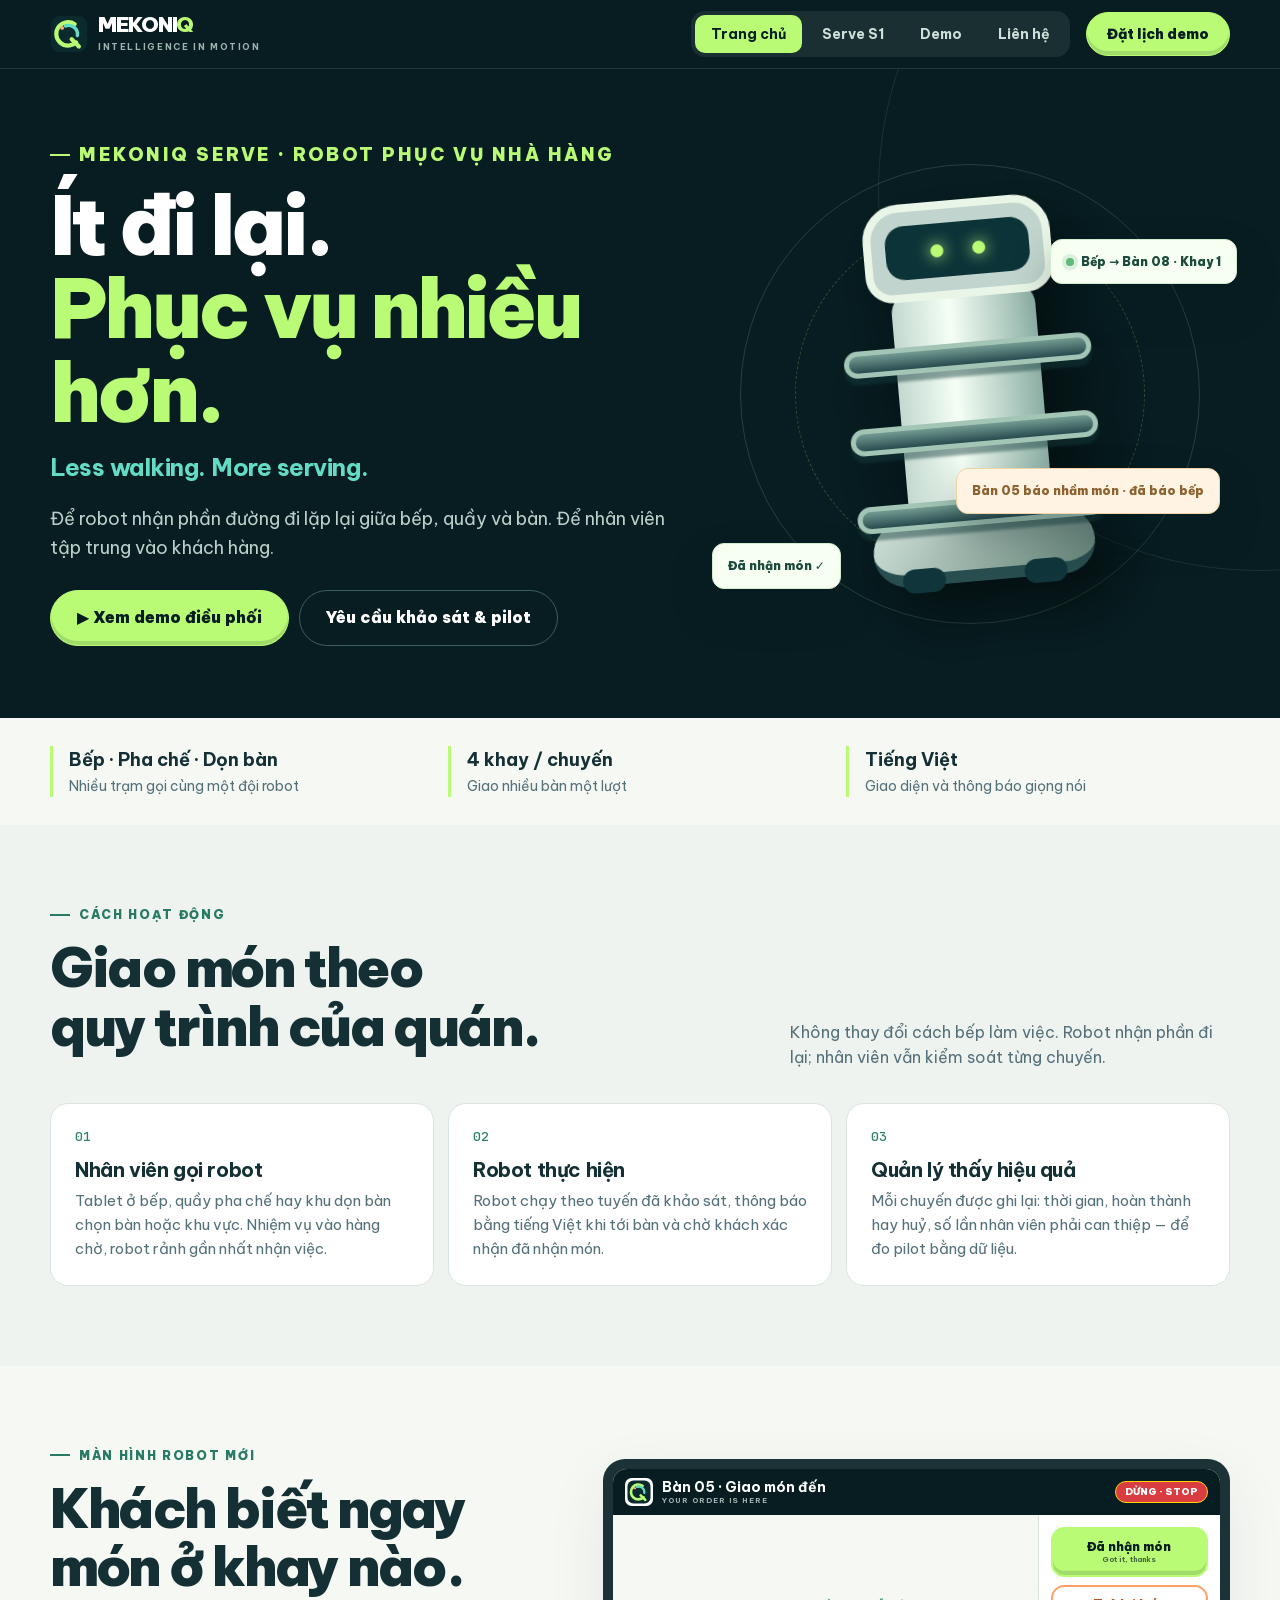
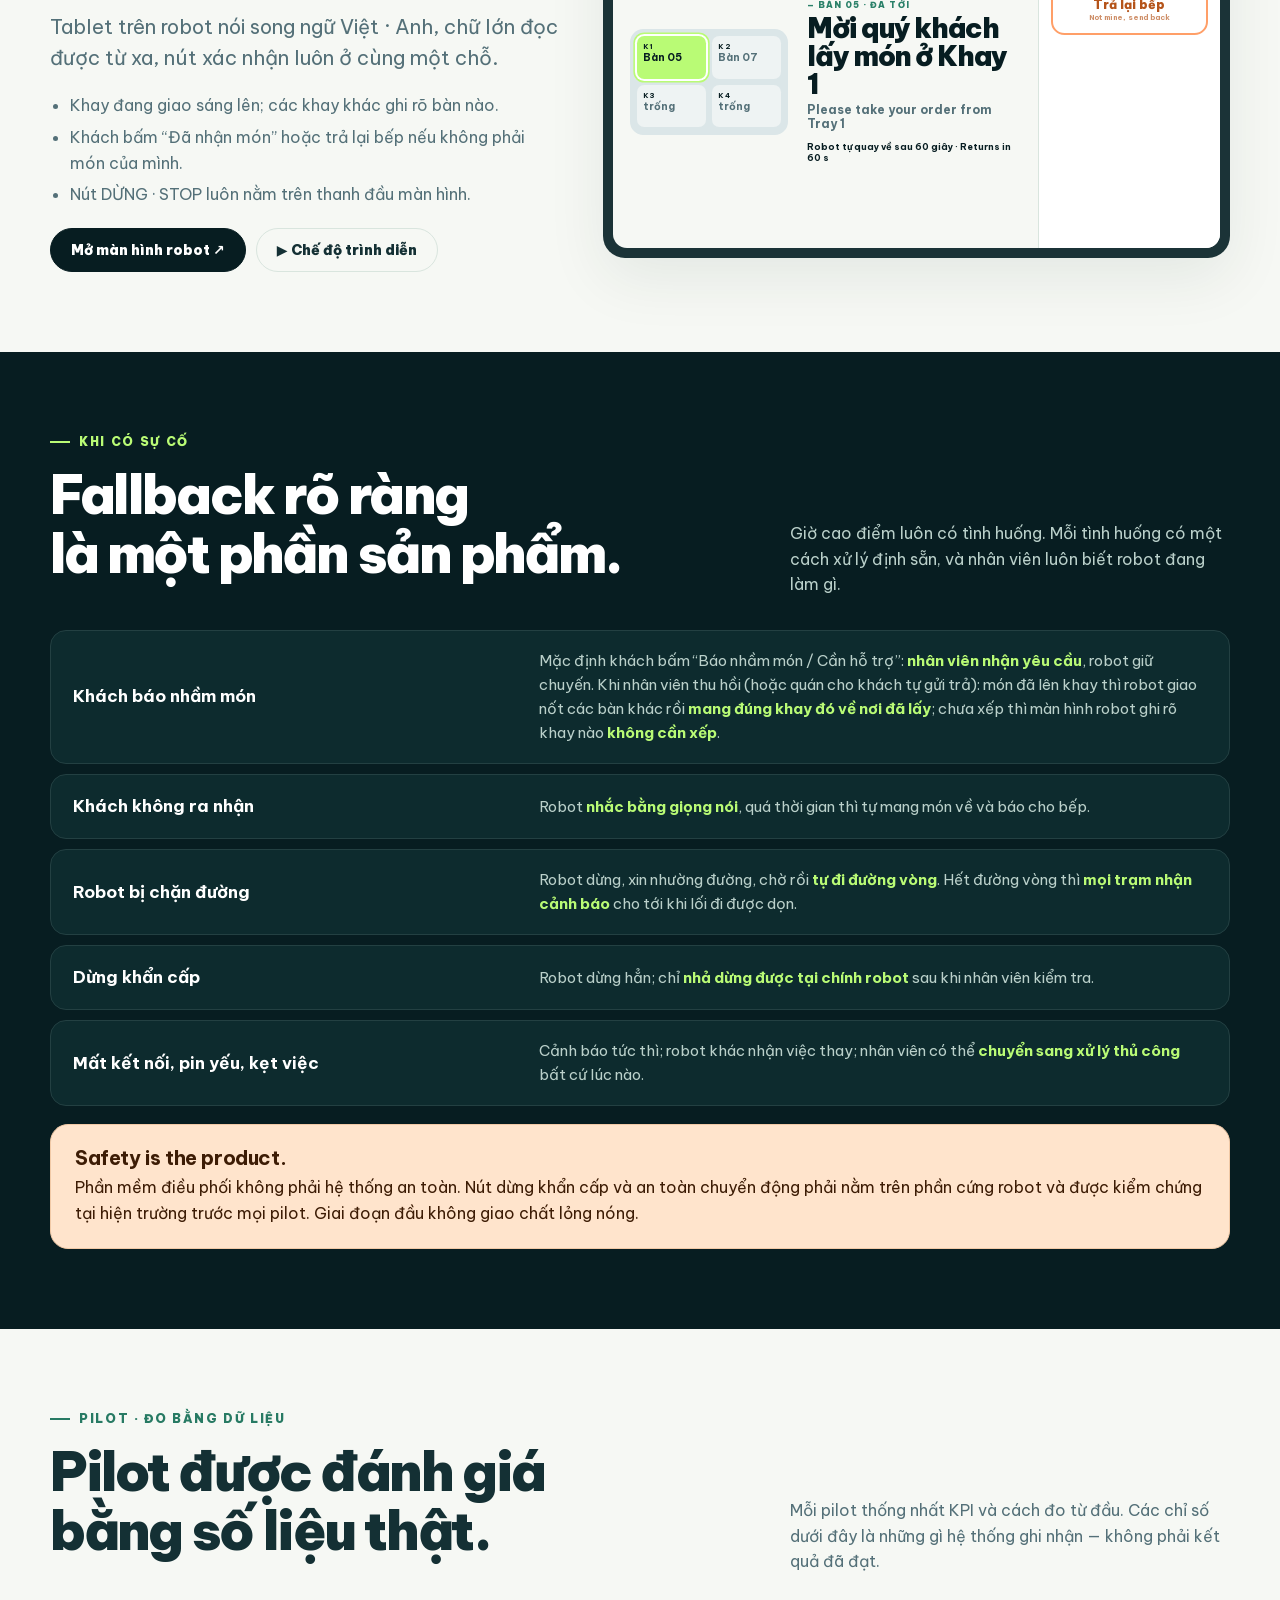
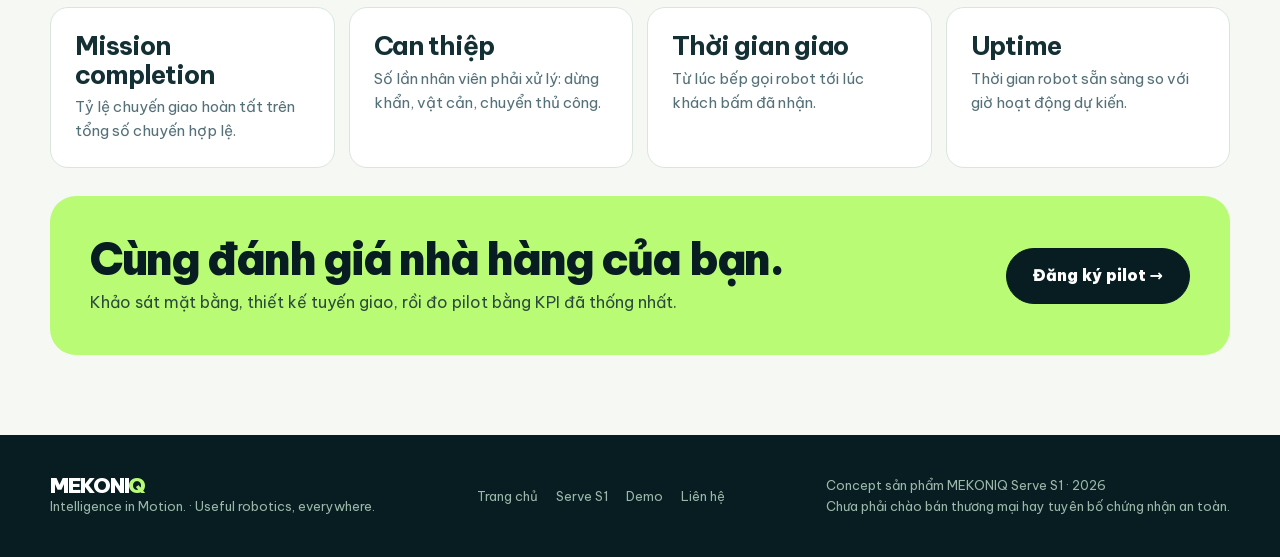
<file: index.html>
<!doctype html>
<html lang="vi">
<head>
<meta charset="utf-8">
<meta name="viewport" content="width=device-width,initial-scale=1">
<title>MEKONIQ Serve · Robot phục vụ nhà hàng</title>
<meta name="description" content="MEKONIQ Serve — robot giao món, đồ uống và thu dọn bàn cho nhà hàng Việt Nam. Less walking. More serving. Xem demo điều phối trực tiếp.">
<meta property="og:title" content="MEKONIQ Serve · Less walking. More serving.">
<meta property="og:description" content="Robot giao món trong nhà hàng: điều phối từ nhiều trạm, xử lý huỷ món và sự cố rõ ràng. Xem demo tương tác.">
<meta name="theme-color" content="#071d21">
<link rel="icon" href="demo/logo.svg">
<link rel="stylesheet" href="site.css">
</head>
<body>
<header class="top"><div class="wrap">
  <a class="identity" href="index.html" aria-label="MEKONIQ — trang chủ"><img src="demo/logo.svg" alt=""><div><div class="wordmark">MEKONI<span>Q</span></div><small>Intelligence in Motion</small></div></a>
  <nav class="nav" aria-label="Chính"><a href="index.html" aria-current="page">Trang chủ</a><a href="serve.html">Serve S1</a><a href="demo.html">Demo</a><a href="contact.html">Liên hệ</a></nav>
  <a class="btn primary" href="contact.html">Đặt lịch demo</a>
</div></header>

<main>
  <section class="hero on-dark"><div class="wrap">
    <div>
      <p class="eyebrow">MEKONIQ Serve · Robot phục vụ nhà hàng</p>
      <h1>Ít đi lại.<br><span>Phục vụ nhiều hơn.</span></h1>
      <p class="tag">Less walking. More serving.</p>
      <p>Để robot nhận phần đường đi lặp lại giữa bếp, quầy và bàn. Để nhân viên tập trung vào khách hàng.</p>
      <div class="row">
        <a class="btn primary big" href="demo.html">▶ Xem demo điều phối</a>
        <a class="btn big" href="contact.html">Yêu cầu khảo sát &amp; pilot</a>
      </div>
    </div>
    <div class="visual" aria-hidden="true">
      <div class="ring"></div><div class="ring two"></div>
      <div class="robot"><div class="head"><div class="face"><i class="eye"></i><i class="eye"></i></div></div><div class="body"></div>
        <div class="tray t1"></div><div class="tray t2"></div><div class="tray t3"></div><div class="base"></div><div class="wheel wa"></div><div class="wheel wb"></div></div>
      <div class="float one"><i></i>Bếp → Bàn 08 · Khay 1</div>
      <div class="float two">Đã nhận món ✓</div>
      <div class="float three">Bàn 05 báo nhầm món · đã báo bếp</div>
    </div>
  </div></section>

  <div class="wrap points">
    <div><b>Bếp · Pha chế · Dọn bàn</b>Nhiều trạm gọi cùng một đội robot</div>
    <div><b>4 khay / chuyến</b>Giao nhiều bàn một lượt</div>
    <div><b>Tiếng Việt</b>Giao diện và thông báo giọng nói</div>
  </div>

  <section class="section tint"><div class="wrap">
    <div class="head"><div><p class="eyebrow">Cách hoạt động</p><h2>Giao món theo<br>quy trình của quán.</h2></div>
      <p>Không thay đổi cách bếp làm việc. Robot nhận phần đi lại; nhân viên vẫn kiểm soát từng chuyến.</p></div>
    <div class="cards">
      <div class="card"><span class="num">01</span><h3>Nhân viên gọi robot</h3><p>Tablet ở bếp, quầy pha chế hay khu dọn bàn chọn bàn hoặc khu vực. Nhiệm vụ vào hàng chờ, robot rảnh gần nhất nhận việc.</p></div>
      <div class="card"><span class="num">02</span><h3>Robot thực hiện</h3><p>Robot chạy theo tuyến đã khảo sát, thông báo bằng tiếng Việt khi tới bàn và chờ khách xác nhận đã nhận món.</p></div>
      <div class="card"><span class="num">03</span><h3>Quản lý thấy hiệu quả</h3><p>Mỗi chuyến được ghi lại: thời gian, hoàn thành hay huỷ, số lần nhân viên phải can thiệp — để đo pilot bằng dữ liệu.</p></div>
    </div>
  </div></section>

  <section class="section"><div class="wrap split">
    <div>
      <p class="eyebrow">Màn hình robot mới</p>
      <h2>Khách biết ngay<br>món ở khay nào.</h2>
      <p class="lead">Tablet trên robot nói song ngữ Việt · Anh, chữ lớn đọc được từ xa, nút xác nhận luôn ở cùng một chỗ.</p>
      <ul>
        <li>Khay đang giao sáng lên; các khay khác ghi rõ bàn nào.</li>
        <li>Khách bấm “Đã nhận món” hoặc trả lại bếp nếu không phải món của mình.</li>
        <li>Nút DỪNG · STOP luôn nằm trên thanh đầu màn hình.</li>
      </ul>
      <div class="row" style="margin-top:20px">
        <a class="btn dark" href="demo/robot.html?robot=R1">Mở màn hình robot ↗</a>
        <a class="btn" href="demo/showcase.html">▶ Chế độ trình diễn</a>
      </div>
    </div>
    <div class="tablet" role="img" aria-label="Màn hình robot khi tới bàn: Mời quý khách lấy món ở Khay 1">
      <div class="mock">
        <div class="bar"><img src="demo/logo.svg" alt=""><div><b>Bàn 05 · Giao món đến</b><small>YOUR ORDER IS HERE</small></div><span class="sp"></span><span class="stop">DỪNG · STOP</span></div>
        <div class="body">
          <div class="main">
            <div class="trays"><i class="on"><small>K1</small>Bàn 05</i><i><small>K2</small>Bàn 07</i><i><small>K3</small>trống</i><i><small>K4</small>trống</i></div>
            <div class="say"><small>— BÀN 05 · ĐÃ TỚI</small><b>Mời quý khách lấy món ở Khay 1</b><em>Please take your order from Tray 1</em><span>Robot tự quay về sau 60 giây · Returns in 60 s</span></div>
          </div>
          <div class="rail"><div class="act primary">Đã nhận món<small>Got it, thanks</small></div><div class="act warn">Trả lại bếp<small>Not mine, send back</small></div></div>
        </div>
      </div>
    </div>
  </div></section>

  <section class="section dark"><div class="wrap">
    <div class="head"><div><p class="eyebrow">Khi có sự cố</p><h2>Fallback rõ ràng<br>là một phần sản phẩm.</h2></div>
      <p>Giờ cao điểm luôn có tình huống. Mỗi tình huống có một cách xử lý định sẵn, và nhân viên luôn biết robot đang làm gì.</p></div>
    <div class="cases">
      <div class="case"><b>Khách báo nhầm món</b><span>Mặc định khách bấm “Báo nhầm món / Cần hỗ trợ”: <strong>nhân viên nhận yêu cầu</strong>, robot giữ chuyến. Khi nhân viên thu hồi (hoặc quán cho khách tự gửi trả): món đã lên khay thì robot giao nốt các bàn khác rồi <strong>mang đúng khay đó về nơi đã lấy</strong>; chưa xếp thì màn hình robot ghi rõ khay nào <strong>không cần xếp</strong>.</span></div>
      <div class="case"><b>Khách không ra nhận</b><span>Robot <strong>nhắc bằng giọng nói</strong>, quá thời gian thì tự mang món về và báo cho bếp.</span></div>
      <div class="case"><b>Robot bị chặn đường</b><span>Robot dừng, xin nhường đường, chờ rồi <strong>tự đi đường vòng</strong>. Hết đường vòng thì <strong>mọi trạm nhận cảnh báo</strong> cho tới khi lối đi được dọn.</span></div>
      <div class="case"><b>Dừng khẩn cấp</b><span>Robot dừng hẳn; chỉ <strong>nhả dừng được tại chính robot</strong> sau khi nhân viên kiểm tra.</span></div>
      <div class="case"><b>Mất kết nối, pin yếu, kẹt việc</b><span>Cảnh báo tức thì; robot khác nhận việc thay; nhân viên có thể <strong>chuyển sang xử lý thủ công</strong> bất cứ lúc nào.</span></div>
    </div>
    <div class="safety"><h3>Safety is the product.</h3><p>Phần mềm điều phối không phải hệ thống an toàn. Nút dừng khẩn cấp và an toàn chuyển động phải nằm trên phần cứng robot và được kiểm chứng tại hiện trường trước mọi pilot. Giai đoạn đầu không giao chất lỏng nóng.</p></div>
  </div></section>

  <section class="section"><div class="wrap">
    <div class="head"><div><p class="eyebrow">Pilot · Đo bằng dữ liệu</p><h2>Pilot được đánh giá<br>bằng số liệu thật.</h2></div>
      <p>Mỗi pilot thống nhất KPI và cách đo từ đầu. Các chỉ số dưới đây là những gì hệ thống ghi nhận — không phải kết quả đã đạt.</p></div>
    <div class="cards four">
      <div class="card"><b class="big">Mission completion</b><p>Tỷ lệ chuyến giao hoàn tất trên tổng số chuyến hợp lệ.</p></div>
      <div class="card"><b class="big">Can thiệp</b><p>Số lần nhân viên phải xử lý: dừng khẩn, vật cản, chuyển thủ công.</p></div>
      <div class="card"><b class="big">Thời gian giao</b><p>Từ lúc bếp gọi robot tới lúc khách bấm đã nhận.</p></div>
      <div class="card"><b class="big">Uptime</b><p>Thời gian robot sẵn sàng so với giờ hoạt động dự kiến.</p></div>
    </div>
    <div class="cta">
      <div><h2>Cùng đánh giá nhà hàng của bạn.</h2><p>Khảo sát mặt bằng, thiết kế tuyến giao, rồi đo pilot bằng KPI đã thống nhất.</p></div>
      <a class="btn dark big" href="contact.html">Đăng ký pilot →</a>
    </div>
  </div></section>
</main>

<footer class="footer"><div class="wrap">
  <div><div class="wordmark">MEKONI<span>Q</span></div>Intelligence in Motion. · Useful robotics, everywhere.</div>
  <nav aria-label="Cuối trang"><a href="index.html">Trang chủ</a><a href="serve.html">Serve S1</a><a href="demo.html">Demo</a><a href="contact.html">Liên hệ</a></nav>
  <div>Concept sản phẩm MEKONIQ Serve S1 · 2026<br>Chưa phải chào bán thương mại hay tuyên bố chứng nhận an toàn.</div>
</div></footer>
</body>
</html>
</file>
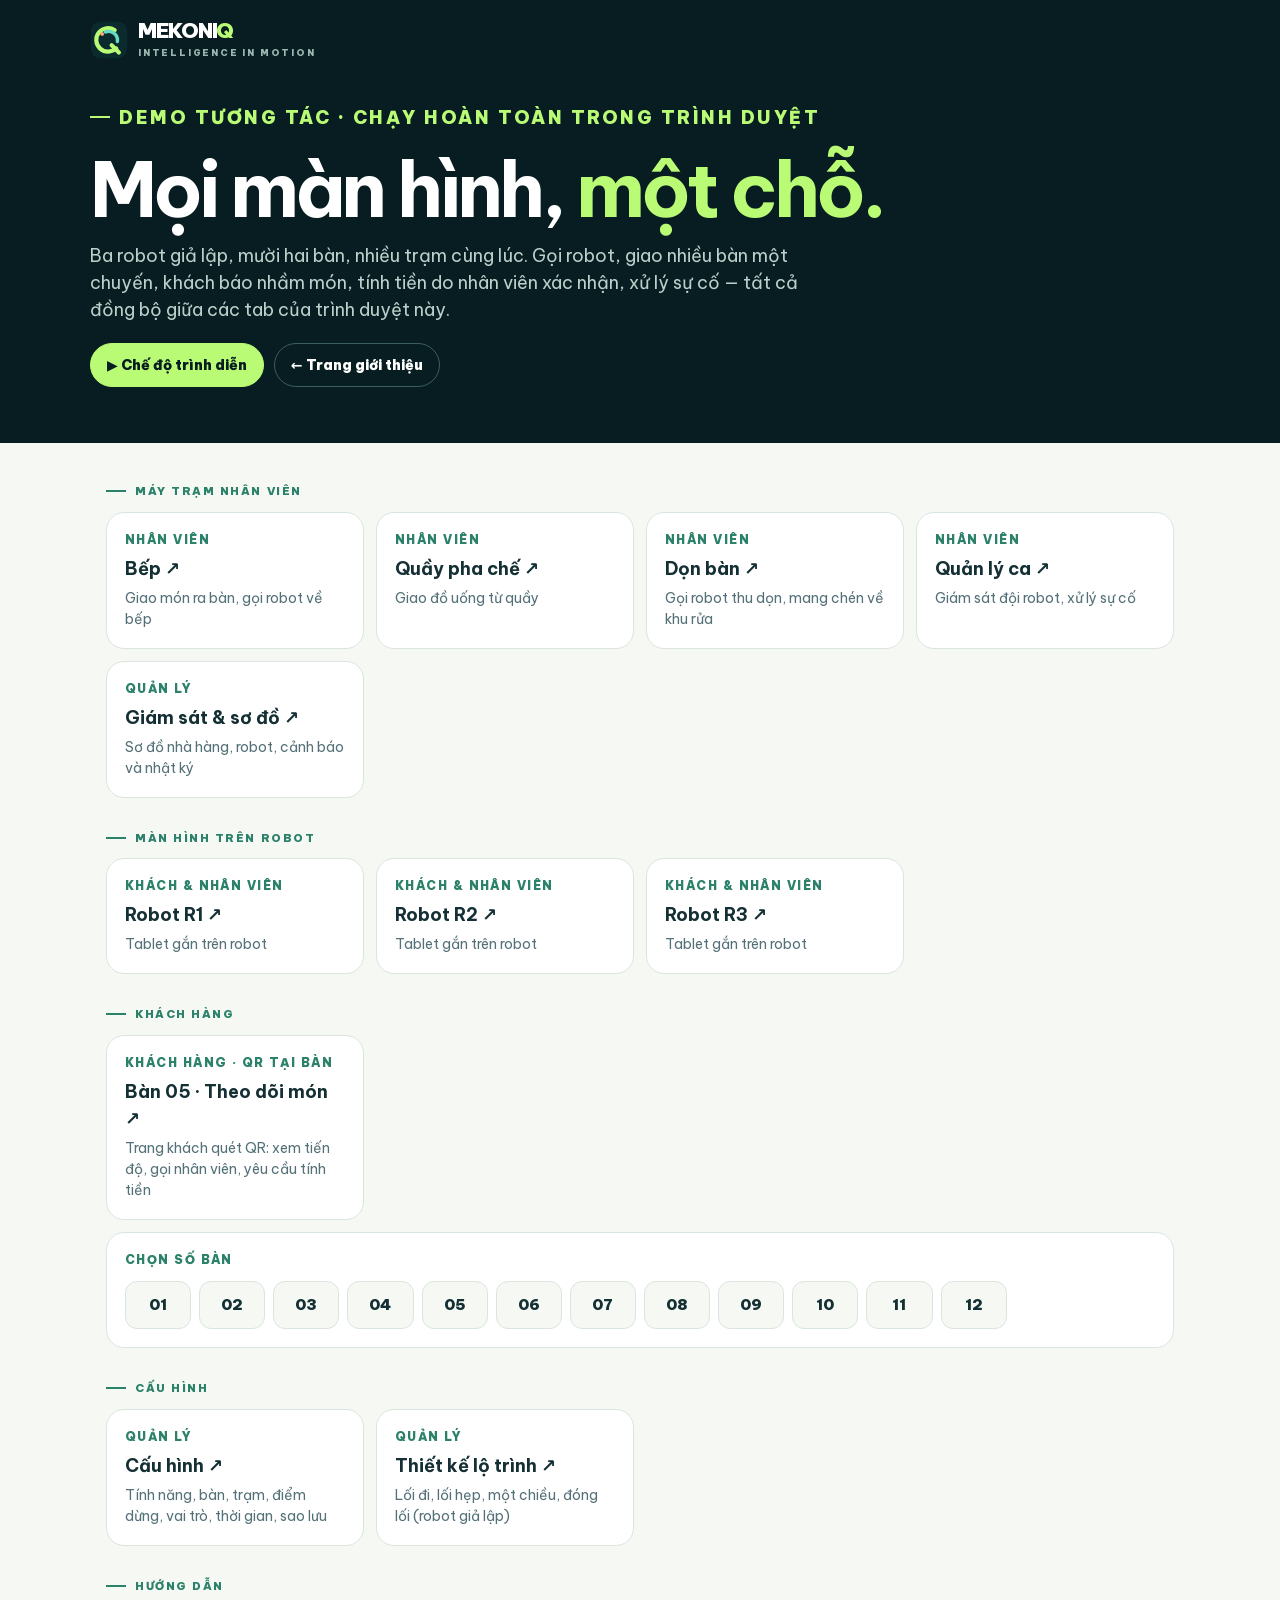
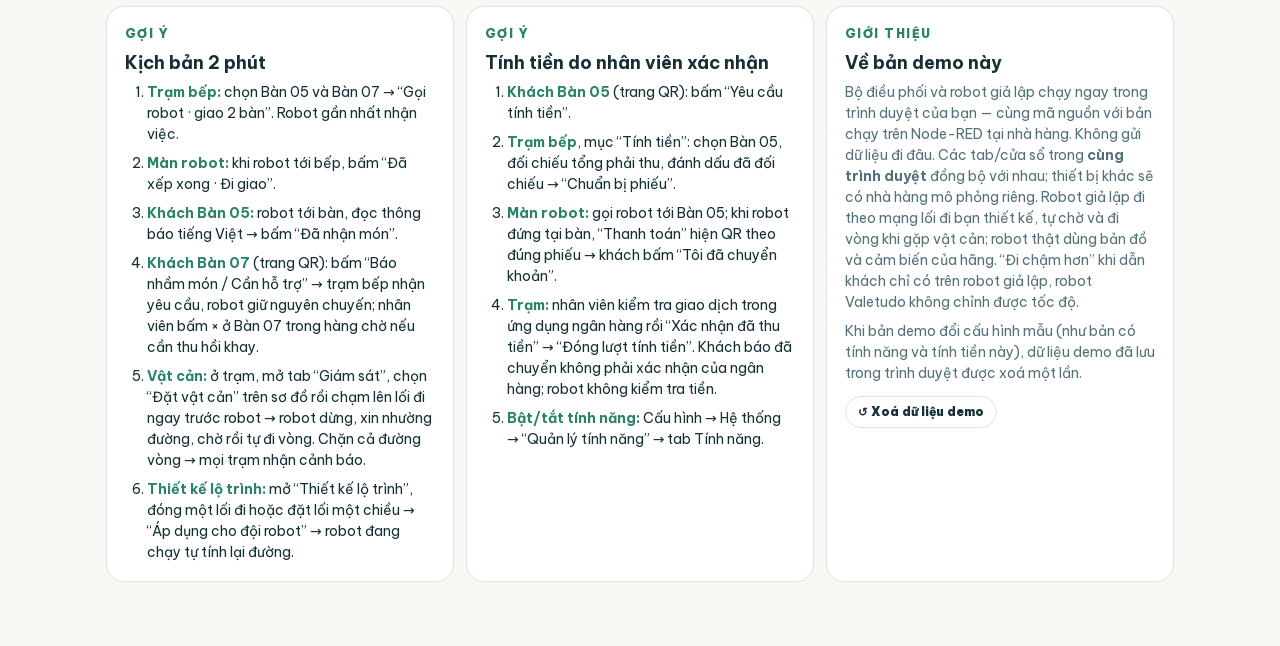
<file: demo/index.html>
<!doctype html>
<html lang="vi"><head>
<meta charset="utf-8"><meta name="viewport" content="width=device-width,initial-scale=1">
<title>MEKONIQ Serve · Demo</title>
<meta name="description" content="Demo tương tác MEKONIQ Serve S1: trạm bếp, pha chế, dọn bàn, màn hình robot và QR tại bàn.">
<link rel="icon" href="logo.svg"><link rel="stylesheet" href="brand.css">
<style>
  /* Hub (spec 4.7): light page that may scroll; hero is the only dark block. */
  .hero { background: var(--deep); color: #fff; padding: 20px 16px 56px; }
  .hero > div { max-width: 1100px; margin: auto; }
  .hero .bar { margin-bottom: 44px; }
  .hero .wordmark span { color: var(--mint); }
  .hero .identity small { color: #9bb6b0; }
  .hero h1 span { color: var(--mint); }
  .hero h1 { font-size: clamp(40px, 7vw, 76px); letter-spacing: -.05em; line-height: 1.02; margin: 0 0 14px; }
  .hero p { color: #bad0ca; max-width: 62ch; margin: 0 0 20px; font-size: 18px; }
  .hero .eyebrow { color: var(--mint); }
  .hero .btn { min-height: 44px; font-size: 14px; text-decoration: none; display: inline-flex; align-items: center; }
  .hero .btn:not(.primary) { color: #fff; border-color: #3c5f5c; }
  .hero .row { display: flex; gap: 10px; flex-wrap: wrap; }
  main { max-width: 1100px; margin: auto; padding: 8px 16px 64px; }
  main section { margin-top: 32px; }
  .cards { display: grid; grid-template-columns: repeat(auto-fill, minmax(240px, 1fr)); gap: 12px; }
  a.c, .c { display: block; text-decoration: none; padding: 18px; border-radius: 18px; border: 1px solid var(--line); background: var(--card); min-width: 0; }
  a.c:hover { border-color: var(--green); }
  .c .tag { display: block; font-size: 12px; font-weight: 900; text-transform: uppercase; letter-spacing: .12em; color: var(--green); margin-bottom: 6px; }
  .c h3 { font-size: 18px; margin: 0 0 6px; }
  .c p { font-size: 14px; color: var(--muted); margin: 0; }
  .c.wide { grid-column: 1 / -1; }
  .tgrid { display: grid; grid-template-columns: repeat(auto-fill, minmax(64px, 1fr)); gap: 8px; margin-top: 12px; }
  .tgrid a { text-align: center; padding: 12px 0; border-radius: 12px; border: 1px solid var(--line); text-decoration: none; font-weight: 800; background: var(--bg); }
  .tgrid a:hover { border-color: var(--green); }
  ol.script { margin: 0; padding-left: 22px; display: grid; gap: 8px; font-size: 14px; }
  ol.script b { color: var(--green); }
  .cards.two { grid-template-columns: repeat(auto-fit, minmax(300px, 1fr)); }
  .c .row { display: flex; gap: 8px; flex-wrap: wrap; align-items: center; margin-top: 12px; }
</style>
</head><body>
<section class="hero"><div>
  <div class="bar">
    <a class="identity" href="index.html"><img src="logo.svg" alt=""><div><div class="wordmark">MEKONI<span>Q</span></div><small>Intelligence in Motion</small></div></a>
  </div>
  <p class="eyebrow">Demo tương tác · chạy hoàn toàn trong trình duyệt</p>
  <h1>Mọi màn hình, <span>một chỗ.</span></h1>
  <p>Ba robot giả lập, mười hai bàn, nhiều trạm cùng lúc. Gọi robot, giao nhiều bàn một chuyến, khách báo nhầm món, tính tiền do nhân viên xác nhận, xử lý sự cố — tất cả đồng bộ giữa các tab của trình duyệt này.</p>
  <div class="row"><a class="btn primary" href="showcase.html" title="Bếp, robot và khách trên cùng một màn hình">▶ Chế độ trình diễn</a><a class="btn" href="../index.html">← Trang giới thiệu</a></div>
</div></section>
<main><div id="hub"></div>
<section><p class="eyebrow">Hướng dẫn</p><div class="cards two">
  <div class="c"><span class="tag">Gợi ý</span><h3>Kịch bản 2 phút</h3>
    <ol class="script">
      <li><b>Trạm bếp:</b> chọn Bàn 05 và Bàn 07 → “Gọi robot · giao 2 bàn”. Robot gần nhất nhận việc.</li>
      <li><b>Màn robot:</b> khi robot tới bếp, bấm “Đã xếp xong · Đi giao”.</li>
      <li><b>Khách Bàn 05:</b> robot tới bàn, đọc thông báo tiếng Việt → bấm “Đã nhận món”.</li>
      <li><b>Khách Bàn 07</b> (trang QR): bấm “Báo nhầm món / Cần hỗ trợ” → trạm bếp nhận yêu cầu, robot giữ nguyên chuyến; nhân viên bấm × ở Bàn 07 trong hàng chờ nếu cần thu hồi khay.</li>
      <li><b>Vật cản:</b> ở trạm, mở tab “Giám sát”, chọn “Đặt vật cản” trên sơ đồ rồi chạm lên lối đi ngay trước robot → robot dừng, xin nhường đường, chờ rồi tự đi vòng. Chặn cả đường vòng → mọi trạm nhận cảnh báo.</li>
      <li><b>Thiết kế lộ trình:</b> mở “Thiết kế lộ trình”, đóng một lối đi hoặc đặt lối một chiều → “Áp dụng cho đội robot” → robot đang chạy tự tính lại đường.</li>
    </ol></div>
  <div class="c"><span class="tag">Gợi ý</span><h3>Tính tiền do nhân viên xác nhận</h3>
    <ol class="script">
      <li><b>Khách Bàn 05</b> (trang QR): bấm “Yêu cầu tính tiền”.</li>
      <li><b>Trạm bếp</b>, mục “Tính tiền”: chọn Bàn 05, đối chiếu tổng phải thu, đánh dấu đã đối chiếu → “Chuẩn bị phiếu”.</li>
      <li><b>Màn robot:</b> gọi robot tới Bàn 05; khi robot đứng tại bàn, “Thanh toán” hiện QR theo đúng phiếu → khách bấm “Tôi đã chuyển khoản”.</li>
      <li><b>Trạm:</b> nhân viên kiểm tra giao dịch trong ứng dụng ngân hàng rồi “Xác nhận đã thu tiền” → “Đóng lượt tính tiền”. Khách báo đã chuyển không phải xác nhận của ngân hàng; robot không kiểm tra tiền.</li>
      <li><b>Bật/tắt tính năng:</b> Cấu hình → Hệ thống → “Quản lý tính năng” → tab Tính năng.</li>
    </ol></div>
  <div class="c"><span class="tag">Giới thiệu</span><h3>Về bản demo này</h3>
    <p>Bộ điều phối và robot giả lập chạy ngay trong trình duyệt của bạn — cùng mã nguồn với bản chạy trên Node-RED tại nhà hàng. Không gửi dữ liệu đi đâu. Các tab/cửa sổ trong <b>cùng trình duyệt</b> đồng bộ với nhau; thiết bị khác sẽ có nhà hàng mô phỏng riêng. Robot giả lập đi theo mạng lối đi bạn thiết kế, tự chờ và đi vòng khi gặp vật cản; robot thật dùng bản đồ và cảm biến của hãng. “Đi chậm hơn” khi dẫn khách chỉ có trên robot giả lập, robot Valetudo không chỉnh được tốc độ.</p>
    <p style="margin-top:8px">Khi bản demo đổi cấu hình mẫu (như bản có tính năng và tính tiền này), dữ liệu demo đã lưu trong trình duyệt được xoá một lần.</p>
    <div class="row"><button class="btn sm" id="reset">↺ Xoá dữ liệu demo</button></div></div>
</div></section></main>
<script src="transport.js"></script><script src="common.js"></script>
<script>
const DESC = { bep: 'Giao món ra bàn, gọi robot về bếp', bar: 'Giao đồ uống từ quầy', don: 'Gọi robot thu dọn, mang chén về khu rửa', ql: 'Giám sát đội robot, xử lý sự cố' };
document.getElementById('reset').onclick = e => armed('reset', () => send({ type: 'reset', by: 'Trang demo' }),
  () => { e.target.textContent = isArmed('reset') ? 'Chạm lần nữa để xoá' : '↺ Xoá dữ liệu demo'; e.target.classList.toggle('armed', isArmed('reset')); });
const card = (href, tag, title, desc) => `<a class="c" href="${href}" target="_blank"><span class="tag">${esc(tag)}</span><h3>${esc(title)} ↗</h3><p>${esc(desc)}</p></a>`;
const group = (title, cards) => `<section><p class="eyebrow">${esc(title)}</p><div class="cards">${cards}</div></section>`;
connect(m => {
  if (m.type === 'event' && m.reply && m.ok === false) toast(refusal(m), 'warn');
  if (m.type !== 'site') return;
  const S = App.site, tables = Object.keys(S.points).filter(k => S.points[k].kind === 'table');
  const t0 = S.points.T05 ? 'T05' : tables[0];
  document.getElementById('hub').innerHTML =
    group('Máy trạm nhân viên', S.roles.map(r => card(`station.html?role=${encodeURIComponent(r.id)}`, 'Nhân viên', r.name, DESC[r.id] || 'Máy trạm theo vai trò')).join('')
      + card('station.html?role=ql&view=mon', 'Quản lý', 'Giám sát & sơ đồ', 'Sơ đồ nhà hàng, robot, cảnh báo và nhật ký')) +
    group('Màn hình trên robot', S.robots.map(r => card(`robot.html?robot=${encodeURIComponent(r.id)}`, 'Khách & nhân viên', 'Robot ' + r.id, 'Tablet gắn trên robot')).join('')) +
    group('Khách hàng', (t0 ? card(`table.html?t=${encodeURIComponent(t0)}`, 'Khách hàng · QR tại bàn', pname(t0) + ' · Theo dõi món', 'Trang khách quét QR: xem tiến độ, gọi nhân viên, yêu cầu tính tiền') : '')
      + `<div class="c wide"><span class="tag">Chọn số bàn</span><div class="tgrid">${tables.map(t => `<a href="table.html?t=${encodeURIComponent(t)}" target="_blank">${esc(short(t))}</a>`).join('')}</div></div>`) +
    // Cấu hình is needed on real (Valetudo) sites too; only the route designer needs the simulator.
    group('Cấu hình', card('setup.html', 'Quản lý', 'Cấu hình', 'Tính năng, bàn, trạm, điểm dừng, vai trò, thời gian, sao lưu')
      + (hasSim() ? card('map.html', 'Quản lý', 'Thiết kế lộ trình', 'Lối đi, lối hẹp, một chiều, đóng lối (robot giả lập)') : ''));
});
</script>
</body></html>
</file>
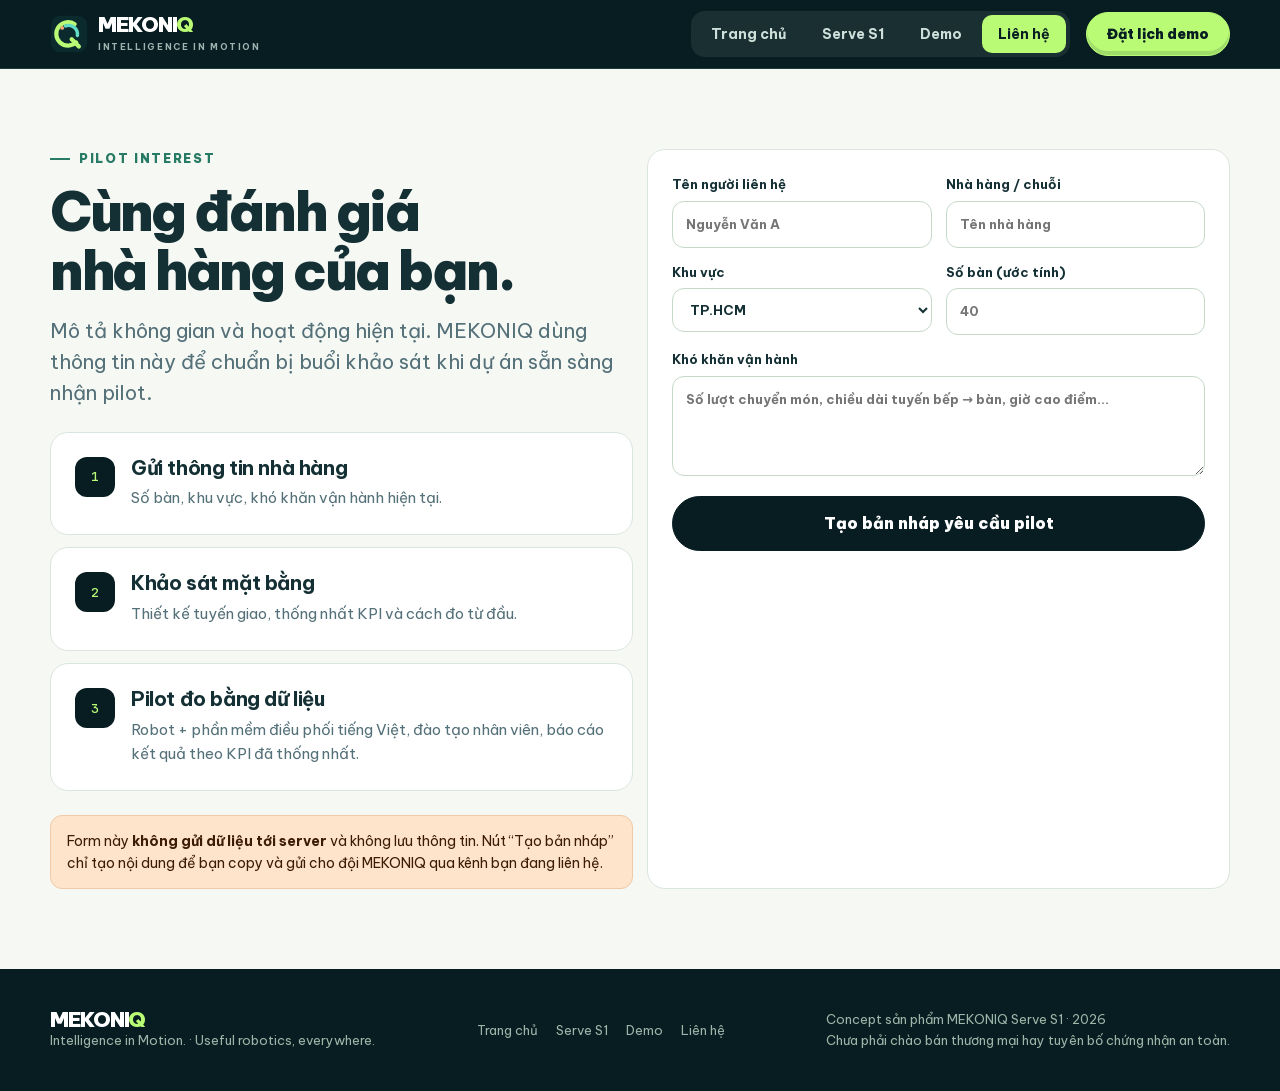
<file: contact.html>
<!doctype html>
<html lang="vi">
<head>
<meta charset="utf-8">
<meta name="viewport" content="width=device-width,initial-scale=1">
<title>Liên hệ · Đăng ký pilot · MEKONIQ Serve</title>
<meta name="description" content="Đăng ký khảo sát và pilot MEKONIQ Serve S1 cho nhà hàng của bạn.">
<meta name="theme-color" content="#071d21">
<link rel="icon" href="demo/logo.svg">
<link rel="stylesheet" href="site.css">
</head>
<body>
<header class="top"><div class="wrap">
  <a class="identity" href="index.html" aria-label="MEKONIQ — trang chủ"><img src="demo/logo.svg" alt=""><div><div class="wordmark">MEKONI<span>Q</span></div><small>Intelligence in Motion</small></div></a>
  <nav class="nav" aria-label="Chính"><a href="index.html">Trang chủ</a><a href="serve.html">Serve S1</a><a href="demo.html">Demo</a><a href="contact.html" aria-current="page">Liên hệ</a></nav>
  <a class="btn primary" href="contact.html">Đặt lịch demo</a>
</div></header>

<main>
  <section class="section"><div class="wrap cards two">
    <div>
      <p class="eyebrow">Pilot interest</p>
      <h1>Cùng đánh giá<br>nhà hàng của bạn.</h1>
      <p class="lead">Mô tả không gian và hoạt động hiện tại. MEKONIQ dùng thông tin này để chuẩn bị buổi khảo sát khi dự án sẵn sàng nhận pilot.</p>
      <div class="steps">
        <div class="card"><span class="num">1</span><h3>Gửi thông tin nhà hàng</h3><p>Số bàn, khu vực, khó khăn vận hành hiện tại.</p></div>
        <div class="card"><span class="num">2</span><h3>Khảo sát mặt bằng</h3><p>Thiết kế tuyến giao, thống nhất KPI và cách đo từ đầu.</p></div>
        <div class="card"><span class="num">3</span><h3>Pilot đo bằng dữ liệu</h3><p>Robot + phần mềm điều phối tiếng Việt, đào tạo nhân viên, báo cáo kết quả theo KPI đã thống nhất.</p></div>
      </div>
      <div class="note">Form này <strong>không gửi dữ liệu tới server</strong> và không lưu thông tin. Nút “Tạo bản nháp” chỉ tạo nội dung để bạn copy và gửi cho đội MEKONIQ qua kênh bạn đang liên hệ.</div>
    </div>
    <div class="card">
      <form class="form" id="lead">
        <label>Tên người liên hệ<input name="name" required maxlength="80" placeholder="Nguyễn Văn A" autocomplete="name"></label>
        <label>Nhà hàng / chuỗi<input name="restaurant" required maxlength="120" placeholder="Tên nhà hàng" autocomplete="organization"></label>
        <label>Khu vực<select name="city"><option>TP.HCM</option><option>Hà Nội</option><option>Khác</option></select></label>
        <label>Số bàn (ước tính)<input name="tables" type="number" min="1" max="2000" placeholder="40"></label>
        <label class="wide">Khó khăn vận hành<textarea name="problem" maxlength="1000" placeholder="Số lượt chuyển món, chiều dài tuyến bếp → bàn, giờ cao điểm…"></textarea></label>
        <button class="btn dark big wide" type="submit">Tạo bản nháp yêu cầu pilot</button>
        <div class="done-msg wide" role="status"><span class="ok">✓</span><h3>Đã tạo bản nháp yêu cầu</h3><p class="small" style="margin:0;color:var(--muted)">Chưa được gửi đi — copy nội dung dưới đây và gửi cho đội MEKONIQ qua kênh bạn đang liên hệ.</p></div>
        <div class="output wide" id="leadOut" hidden></div>
        <button type="button" class="btn primary big wide" id="leadCopy" hidden>Copy nội dung</button>
        <button type="button" class="btn wide done-msg" id="leadEdit">← Sửa thông tin</button>
      </form>
    </div>
  </div></section>
</main>

<footer class="footer"><div class="wrap">
  <div><div class="wordmark">MEKONI<span>Q</span></div>Intelligence in Motion. · Useful robotics, everywhere.</div>
  <nav aria-label="Cuối trang"><a href="index.html">Trang chủ</a><a href="serve.html">Serve S1</a><a href="demo.html">Demo</a><a href="contact.html">Liên hệ</a></nav>
  <div>Concept sản phẩm MEKONIQ Serve S1 · 2026<br>Chưa phải chào bán thương mại hay tuyên bố chứng nhận an toàn.</div>
</div></footer>

<script>
(() => {
  const form = document.getElementById('lead'), out = document.getElementById('leadOut'), copy = document.getElementById('leadCopy');
  let draft = '';
  form.addEventListener('submit', e => {
    e.preventDefault();
    const v = n => form.elements[n].value.trim();
    draft = `MEKONIQ SERVE — YÊU CẦU KHẢO SÁT & PILOT\nNgười liên hệ: ${v('name')}\nNhà hàng: ${v('restaurant')}\nKhu vực: ${v('city')}\nSố bàn: ${v('tables') || 'Chưa rõ'}\nKhó khăn vận hành: ${v('problem') || 'Chưa mô tả'}\n\n(Bản nháp tạo trên trang, chưa được gửi đi.)`;
    out.textContent = draft; out.hidden = false; copy.hidden = false; copy.textContent = 'Copy nội dung';
  });
  copy.addEventListener('click', () => {
    const fail = () => { copy.textContent = 'Hãy bôi đen và copy bản nháp phía trên'; };
    if (navigator.clipboard) navigator.clipboard.writeText(draft).then(() => { copy.textContent = '✓ Đã copy'; }, fail);
    else fail();
  });
})();
// Success state (spec 4.8): hide the fields after the draft is made; "Sửa thông tin" brings them back.
const leadForm = document.getElementById('lead');
// Focus moves with it: the control that had focus is hidden in each state.
leadForm.addEventListener('submit', () => { leadForm.classList.add('done'); document.getElementById('leadCopy').focus(); });
document.getElementById('leadEdit').onclick = () => { leadForm.classList.remove('done'); document.getElementById('leadOut').hidden = document.getElementById('leadCopy').hidden = true; leadForm.elements.name.focus(); };
</script>
</body>
</html>
</file>
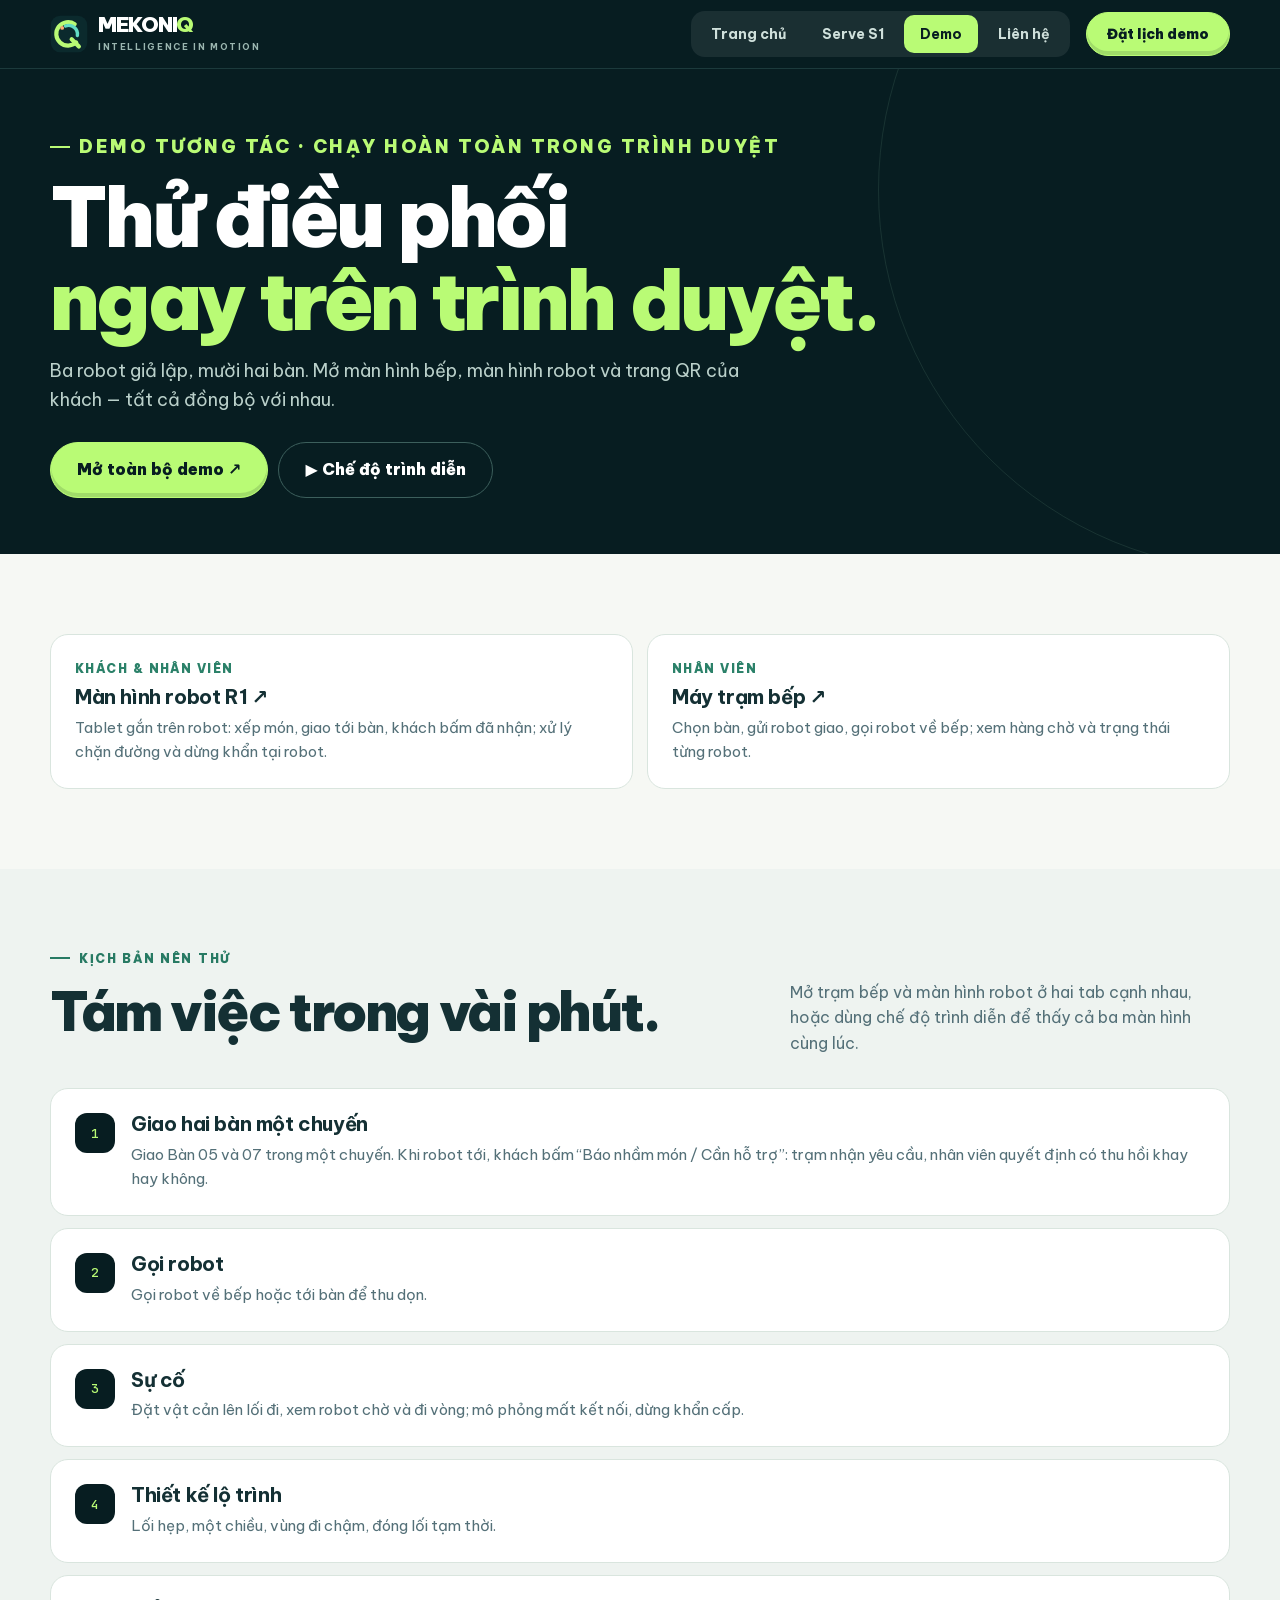
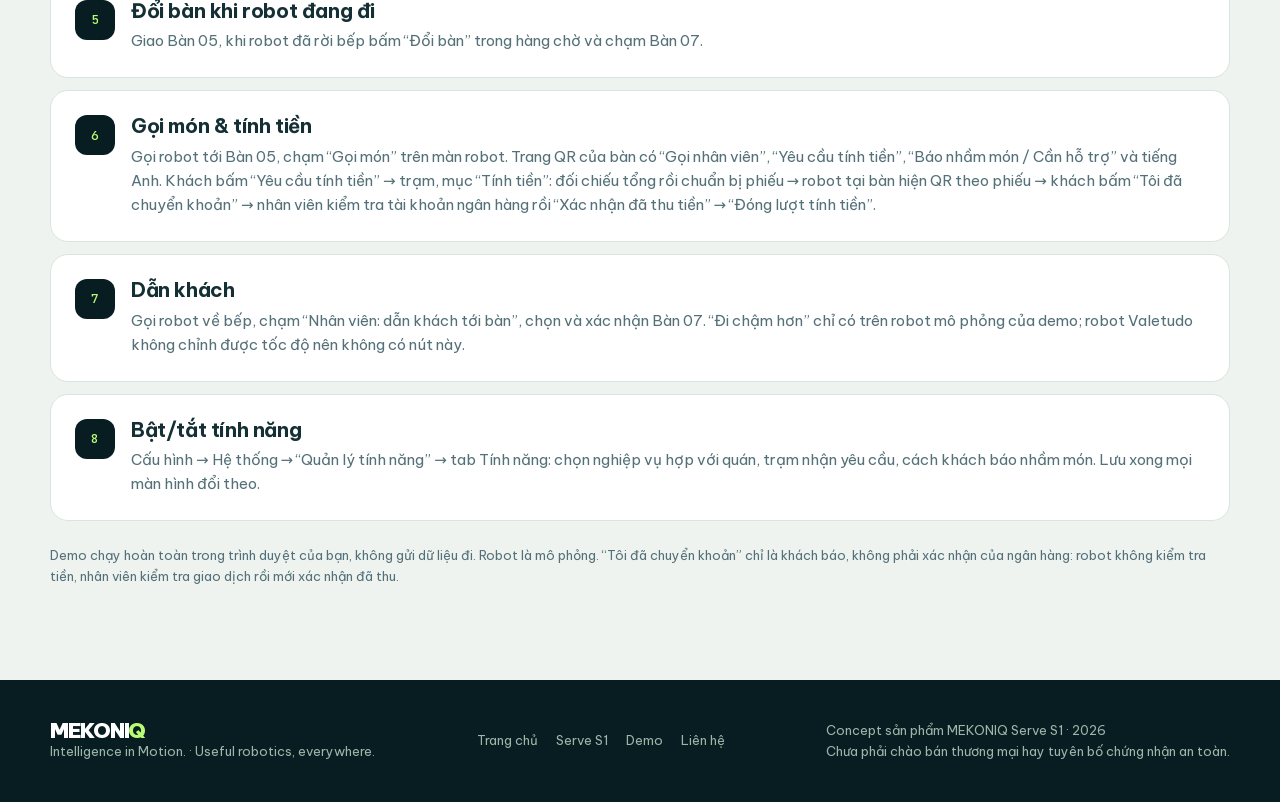
<file: demo.html>
<!doctype html>
<html lang="vi">
<head>
<meta charset="utf-8">
<meta name="viewport" content="width=device-width,initial-scale=1">
<title>Demo · MEKONIQ Serve</title>
<meta name="description" content="Demo tương tác MEKONIQ Serve S1 chạy ngay trong trình duyệt: trạm bếp, màn hình robot, QR tại bàn — ba robot giả lập, mười hai bàn.">
<meta name="theme-color" content="#071d21">
<link rel="icon" href="demo/logo.svg">
<link rel="stylesheet" href="site.css">
</head>
<body>
<header class="top"><div class="wrap">
  <a class="identity" href="index.html" aria-label="MEKONIQ — trang chủ"><img src="demo/logo.svg" alt=""><div><div class="wordmark">MEKONI<span>Q</span></div><small>Intelligence in Motion</small></div></a>
  <nav class="nav" aria-label="Chính"><a href="index.html">Trang chủ</a><a href="serve.html">Serve S1</a><a href="demo.html" aria-current="page">Demo</a><a href="contact.html">Liên hệ</a></nav>
  <a class="btn primary" href="contact.html">Đặt lịch demo</a>
</div></header>

<main>
  <section class="hero solo on-dark"><div class="wrap"><div>
    <p class="eyebrow">Demo tương tác · chạy hoàn toàn trong trình duyệt</p>
    <h1>Thử điều phối<br><span>ngay trên trình duyệt.</span></h1>
    <p>Ba robot giả lập, mười hai bàn. Mở màn hình bếp, màn hình robot và trang QR của khách — tất cả đồng bộ với nhau.</p>
    <div class="row">
      <a class="btn primary big" href="demo/">Mở toàn bộ demo ↗</a>
      <a class="btn big" href="demo/showcase.html">▶ Chế độ trình diễn</a>
    </div>
  </div></div></section>

  <section class="section"><div class="wrap">
    <div class="cards two">
      <a class="card" href="demo/robot.html?robot=R1"><span class="tag">Khách &amp; nhân viên</span><h3>Màn hình robot R1 ↗</h3><p>Tablet gắn trên robot: xếp món, giao tới bàn, khách bấm đã nhận; xử lý chặn đường và dừng khẩn tại robot.</p></a>
      <a class="card" href="demo/station.html?role=bep"><span class="tag">Nhân viên</span><h3>Máy trạm bếp ↗</h3><p>Chọn bàn, gửi robot giao, gọi robot về bếp; xem hàng chờ và trạng thái từng robot.</p></a>
    </div>
  </div></section>

  <section class="section tint"><div class="wrap">
    <div class="head"><div><p class="eyebrow">Kịch bản nên thử</p><h2>Tám việc trong vài phút.</h2></div>
      <p>Mở trạm bếp và màn hình robot ở hai tab cạnh nhau, hoặc dùng chế độ trình diễn để thấy cả ba màn hình cùng lúc.</p></div>
    <div class="steps">
      <div class="card"><span class="num">1</span><h3>Giao hai bàn một chuyến</h3><p>Giao Bàn 05 và 07 trong một chuyến. Khi robot tới, khách bấm “Báo nhầm món / Cần hỗ trợ”: trạm nhận yêu cầu, nhân viên quyết định có thu hồi khay hay không.</p></div>
      <div class="card"><span class="num">2</span><h3>Gọi robot</h3><p>Gọi robot về bếp hoặc tới bàn để thu dọn.</p></div>
      <div class="card"><span class="num">3</span><h3>Sự cố</h3><p>Đặt vật cản lên lối đi, xem robot chờ và đi vòng; mô phỏng mất kết nối, dừng khẩn cấp.</p></div>
      <div class="card"><span class="num">4</span><h3>Thiết kế lộ trình</h3><p>Lối hẹp, một chiều, vùng đi chậm, đóng lối tạm thời.</p></div>
      <div class="card"><span class="num">5</span><h3>Đổi bàn khi robot đang đi</h3><p>Giao Bàn 05, khi robot đã rời bếp bấm “Đổi bàn” trong hàng chờ và chạm Bàn 07.</p></div>
      <div class="card"><span class="num">6</span><h3>Gọi món &amp; tính tiền</h3><p>Gọi robot tới Bàn 05, chạm “Gọi món” trên màn robot. Trang QR của bàn có “Gọi nhân viên”, “Yêu cầu tính tiền”, “Báo nhầm món / Cần hỗ trợ” và tiếng Anh. Khách bấm “Yêu cầu tính tiền” → trạm, mục “Tính tiền”: đối chiếu tổng rồi chuẩn bị phiếu → robot tại bàn hiện QR theo phiếu → khách bấm “Tôi đã chuyển khoản” → nhân viên kiểm tra tài khoản ngân hàng rồi “Xác nhận đã thu tiền” → “Đóng lượt tính tiền”.</p></div>
      <div class="card"><span class="num">7</span><h3>Dẫn khách</h3><p>Gọi robot về bếp, chạm “Nhân viên: dẫn khách tới bàn”, chọn và xác nhận Bàn 07. “Đi chậm hơn” chỉ có trên robot mô phỏng của demo; robot Valetudo không chỉnh được tốc độ nên không có nút này.</p></div>
      <div class="card"><span class="num">8</span><h3>Bật/tắt tính năng</h3><p>Cấu hình → Hệ thống → “Quản lý tính năng” → tab Tính năng: chọn nghiệp vụ hợp với quán, trạm nhận yêu cầu, cách khách báo nhầm món. Lưu xong mọi màn hình đổi theo.</p></div>
    </div>
    <p class="small" style="color:var(--muted)">Demo chạy hoàn toàn trong trình duyệt của bạn, không gửi dữ liệu đi. Robot là mô phỏng. “Tôi đã chuyển khoản” chỉ là khách báo, không phải xác nhận của ngân hàng: robot không kiểm tra tiền, nhân viên kiểm tra giao dịch rồi mới xác nhận đã thu.</p>
  </div></section>
</main>

<footer class="footer"><div class="wrap">
  <div><div class="wordmark">MEKONI<span>Q</span></div>Intelligence in Motion. · Useful robotics, everywhere.</div>
  <nav aria-label="Cuối trang"><a href="index.html">Trang chủ</a><a href="serve.html">Serve S1</a><a href="demo.html">Demo</a><a href="contact.html">Liên hệ</a></nav>
  <div>Concept sản phẩm MEKONIQ Serve S1 · 2026<br>Chưa phải chào bán thương mại hay tuyên bố chứng nhận an toàn.</div>
</div></footer>
</body>
</html>
</file>
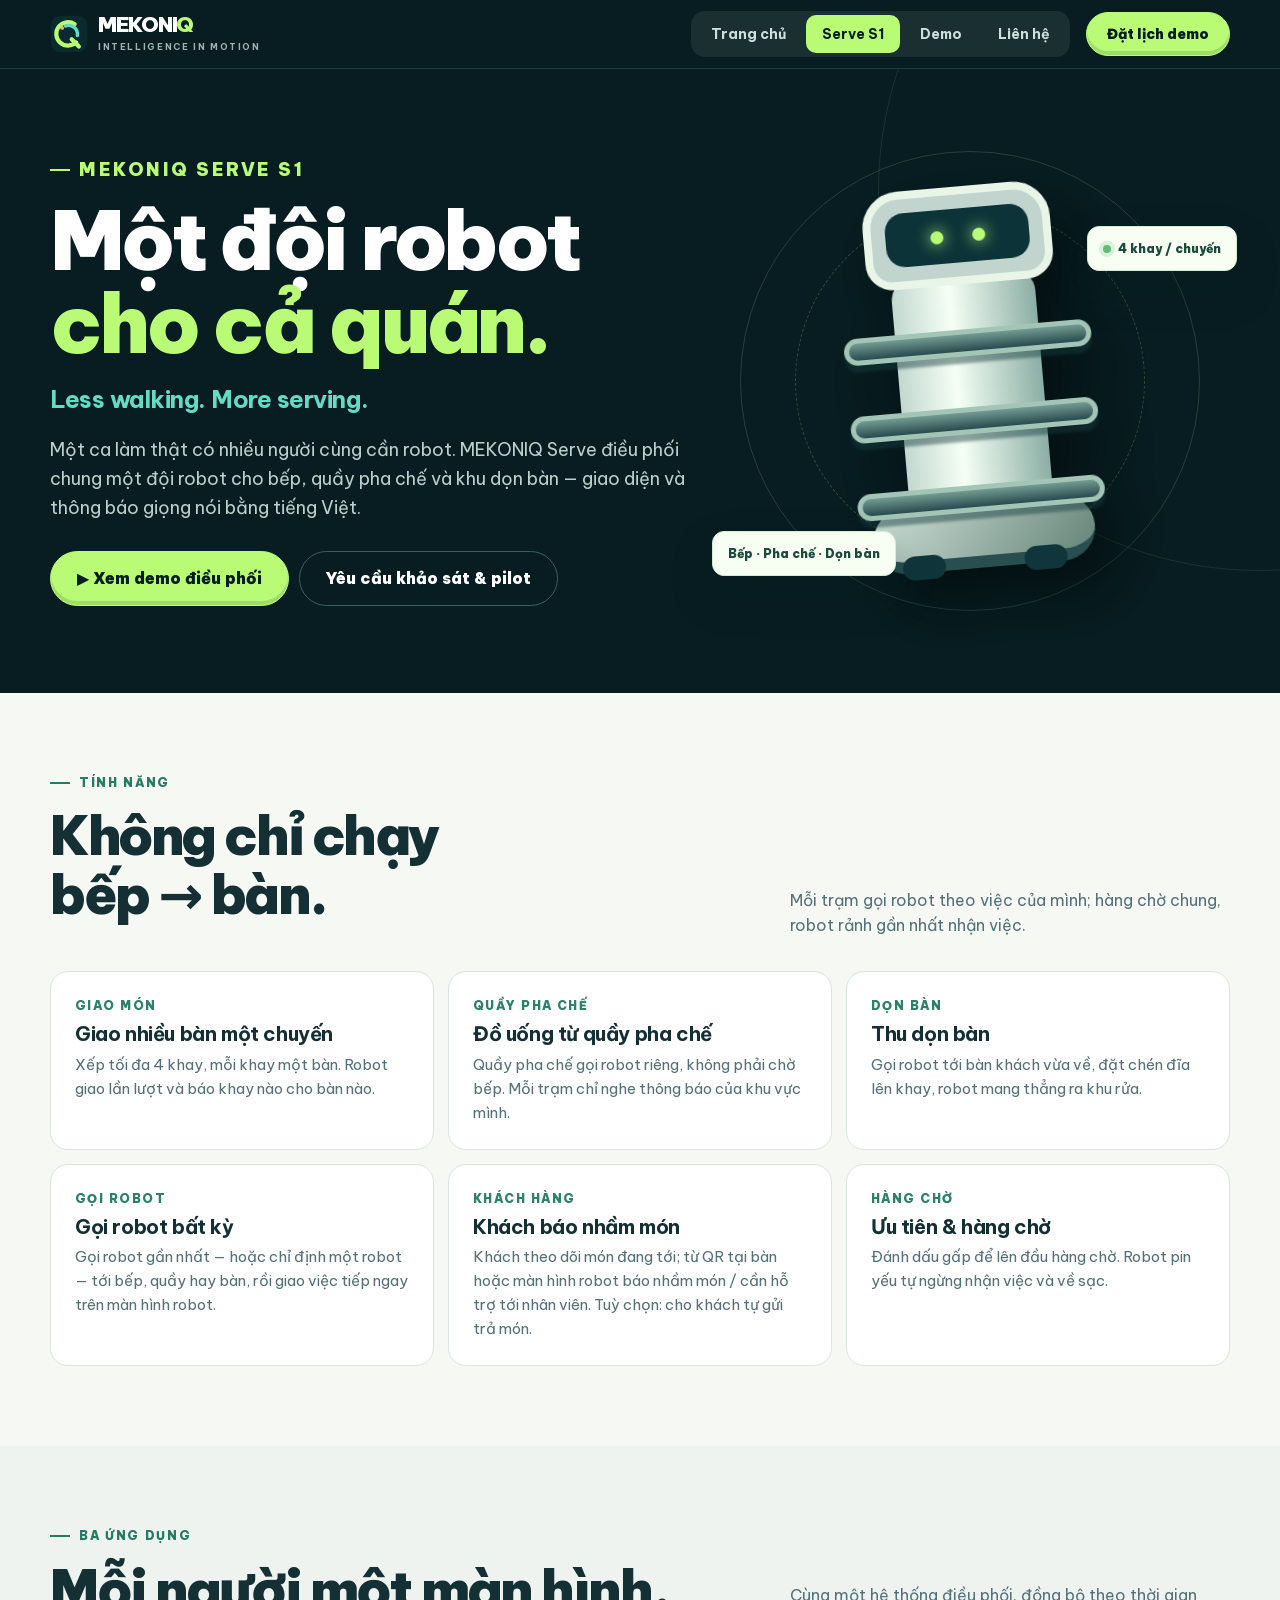
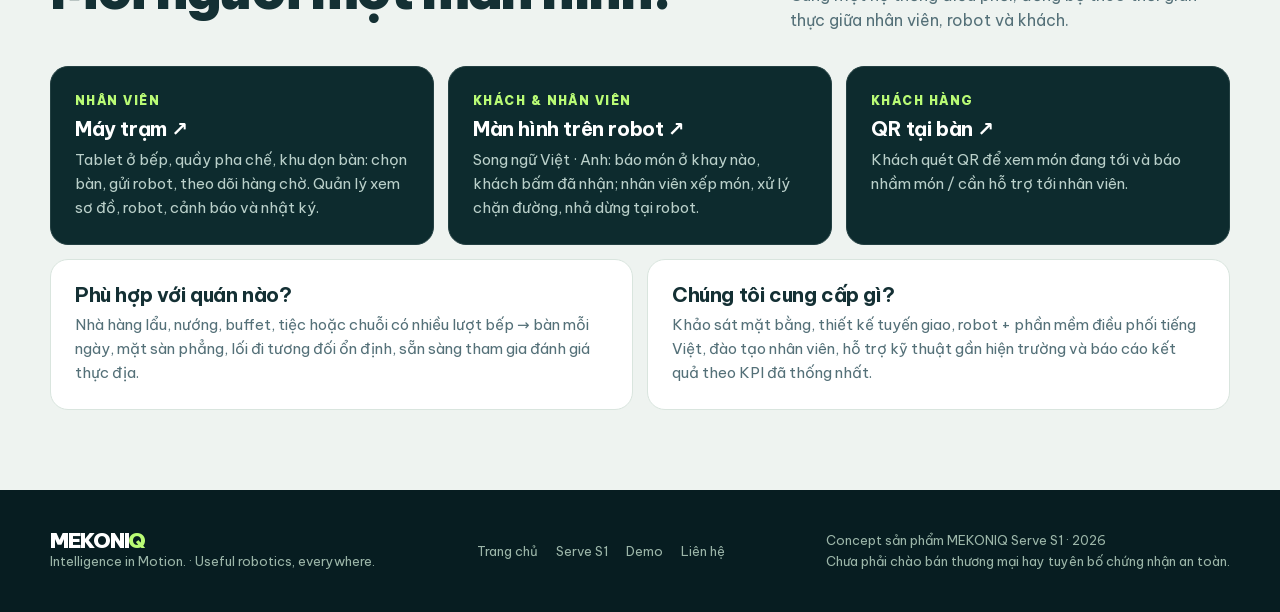
<file: serve.html>
<!doctype html>
<html lang="vi">
<head>
<meta charset="utf-8">
<meta name="viewport" content="width=device-width,initial-scale=1">
<title>Serve S1 · MEKONIQ Serve</title>
<meta name="description" content="MEKONIQ Serve S1: giao nhiều bàn một chuyến, đồ uống từ quầy, thu dọn bàn, QR tại bàn — một đội robot cho cả quán.">
<meta name="theme-color" content="#071d21">
<link rel="icon" href="demo/logo.svg">
<link rel="stylesheet" href="site.css">
</head>
<body>
<header class="top"><div class="wrap">
  <a class="identity" href="index.html" aria-label="MEKONIQ — trang chủ"><img src="demo/logo.svg" alt=""><div><div class="wordmark">MEKONI<span>Q</span></div><small>Intelligence in Motion</small></div></a>
  <nav class="nav" aria-label="Chính"><a href="index.html">Trang chủ</a><a href="serve.html" aria-current="page">Serve S1</a><a href="demo.html">Demo</a><a href="contact.html">Liên hệ</a></nav>
  <a class="btn primary" href="contact.html">Đặt lịch demo</a>
</div></header>

<main>
  <section class="hero on-dark"><div class="wrap">
    <div>
      <p class="eyebrow">MEKONIQ Serve S1</p>
      <h1>Một đội robot<br><span>cho cả quán.</span></h1>
      <p class="tag">Less walking. More serving.</p>
      <p>Một ca làm thật có nhiều người cùng cần robot. MEKONIQ Serve điều phối chung một đội robot cho bếp, quầy pha chế và khu dọn bàn — giao diện và thông báo giọng nói bằng tiếng Việt.</p>
      <div class="row">
        <a class="btn primary big" href="demo.html">▶ Xem demo điều phối</a>
        <a class="btn big" href="contact.html">Yêu cầu khảo sát &amp; pilot</a>
      </div>
    </div>
    <div class="visual" aria-hidden="true">
      <div class="ring"></div><div class="ring two"></div>
      <div class="robot"><div class="head"><div class="face"><i class="eye"></i><i class="eye"></i></div></div><div class="body"></div>
        <div class="tray t1"></div><div class="tray t2"></div><div class="tray t3"></div><div class="base"></div><div class="wheel wa"></div><div class="wheel wb"></div></div>
      <div class="float one"><i></i>4 khay / chuyến</div>
      <div class="float two">Bếp · Pha chế · Dọn bàn</div>
    </div>
  </div></section>

  <section class="section"><div class="wrap">
    <div class="head"><div><p class="eyebrow">Tính năng</p><h2>Không chỉ chạy<br>bếp → bàn.</h2></div>
      <p>Mỗi trạm gọi robot theo việc của mình; hàng chờ chung, robot rảnh gần nhất nhận việc.</p></div>
    <div class="cards">
      <div class="card"><span class="tag">Giao món</span><h3>Giao nhiều bàn một chuyến</h3><p>Xếp tối đa 4 khay, mỗi khay một bàn. Robot giao lần lượt và báo khay nào cho bàn nào.</p></div>
      <div class="card"><span class="tag">Quầy pha chế</span><h3>Đồ uống từ quầy pha chế</h3><p>Quầy pha chế gọi robot riêng, không phải chờ bếp. Mỗi trạm chỉ nghe thông báo của khu vực mình.</p></div>
      <div class="card"><span class="tag">Dọn bàn</span><h3>Thu dọn bàn</h3><p>Gọi robot tới bàn khách vừa về, đặt chén đĩa lên khay, robot mang thẳng ra khu rửa.</p></div>
      <div class="card"><span class="tag">Gọi robot</span><h3>Gọi robot bất kỳ</h3><p>Gọi robot gần nhất — hoặc chỉ định một robot — tới bếp, quầy hay bàn, rồi giao việc tiếp ngay trên màn hình robot.</p></div>
      <div class="card"><span class="tag">Khách hàng</span><h3>Khách báo nhầm món</h3><p>Khách theo dõi món đang tới; từ QR tại bàn hoặc màn hình robot báo nhầm món / cần hỗ trợ tới nhân viên. Tuỳ chọn: cho khách tự gửi trả món.</p></div>
      <div class="card"><span class="tag">Hàng chờ</span><h3>Ưu tiên &amp; hàng chờ</h3><p>Đánh dấu gấp để lên đầu hàng chờ. Robot pin yếu tự ngừng nhận việc và về sạc.</p></div>
    </div>
  </div></section>

  <section class="section tint"><div class="wrap">
    <div class="head"><div><p class="eyebrow">Ba ứng dụng</p><h2>Mỗi người một màn hình.</h2></div>
      <p>Cùng một hệ thống điều phối, đồng bộ theo thời gian thực giữa nhân viên, robot và khách.</p></div>
    <div class="cards">
      <a class="card deep" href="demo/station.html?role=bep"><span class="tag">Nhân viên</span><h3>Máy trạm ↗</h3><p>Tablet ở bếp, quầy pha chế, khu dọn bàn: chọn bàn, gửi robot, theo dõi hàng chờ. Quản lý xem sơ đồ, robot, cảnh báo và nhật ký.</p></a>
      <a class="card deep" href="demo/robot.html?robot=R1"><span class="tag">Khách &amp; nhân viên</span><h3>Màn hình trên robot ↗</h3><p>Song ngữ Việt · Anh: báo món ở khay nào, khách bấm đã nhận; nhân viên xếp món, xử lý chặn đường, nhả dừng tại robot.</p></a>
      <a class="card deep" href="demo/table.html?t=T05"><span class="tag">Khách hàng</span><h3>QR tại bàn ↗</h3><p>Khách quét QR để xem món đang tới và báo nhầm món / cần hỗ trợ tới nhân viên.</p></a>
    </div>
    <div class="cards two" style="margin-top:14px">
      <div class="card"><h3>Phù hợp với quán nào?</h3><p>Nhà hàng lẩu, nướng, buffet, tiệc hoặc chuỗi có nhiều lượt bếp → bàn mỗi ngày, mặt sàn phẳng, lối đi tương đối ổn định, sẵn sàng tham gia đánh giá thực địa.</p></div>
      <div class="card"><h3>Chúng tôi cung cấp gì?</h3><p>Khảo sát mặt bằng, thiết kế tuyến giao, robot + phần mềm điều phối tiếng Việt, đào tạo nhân viên, hỗ trợ kỹ thuật gần hiện trường và báo cáo kết quả theo KPI đã thống nhất.</p></div>
    </div>
  </div></section>
</main>

<footer class="footer"><div class="wrap">
  <div><div class="wordmark">MEKONI<span>Q</span></div>Intelligence in Motion. · Useful robotics, everywhere.</div>
  <nav aria-label="Cuối trang"><a href="index.html">Trang chủ</a><a href="serve.html">Serve S1</a><a href="demo.html">Demo</a><a href="contact.html">Liên hệ</a></nav>
  <div>Concept sản phẩm MEKONIQ Serve S1 · 2026<br>Chưa phải chào bán thương mại hay tuyên bố chứng nhận an toàn.</div>
</div></footer>
</body>
</html>
</file>
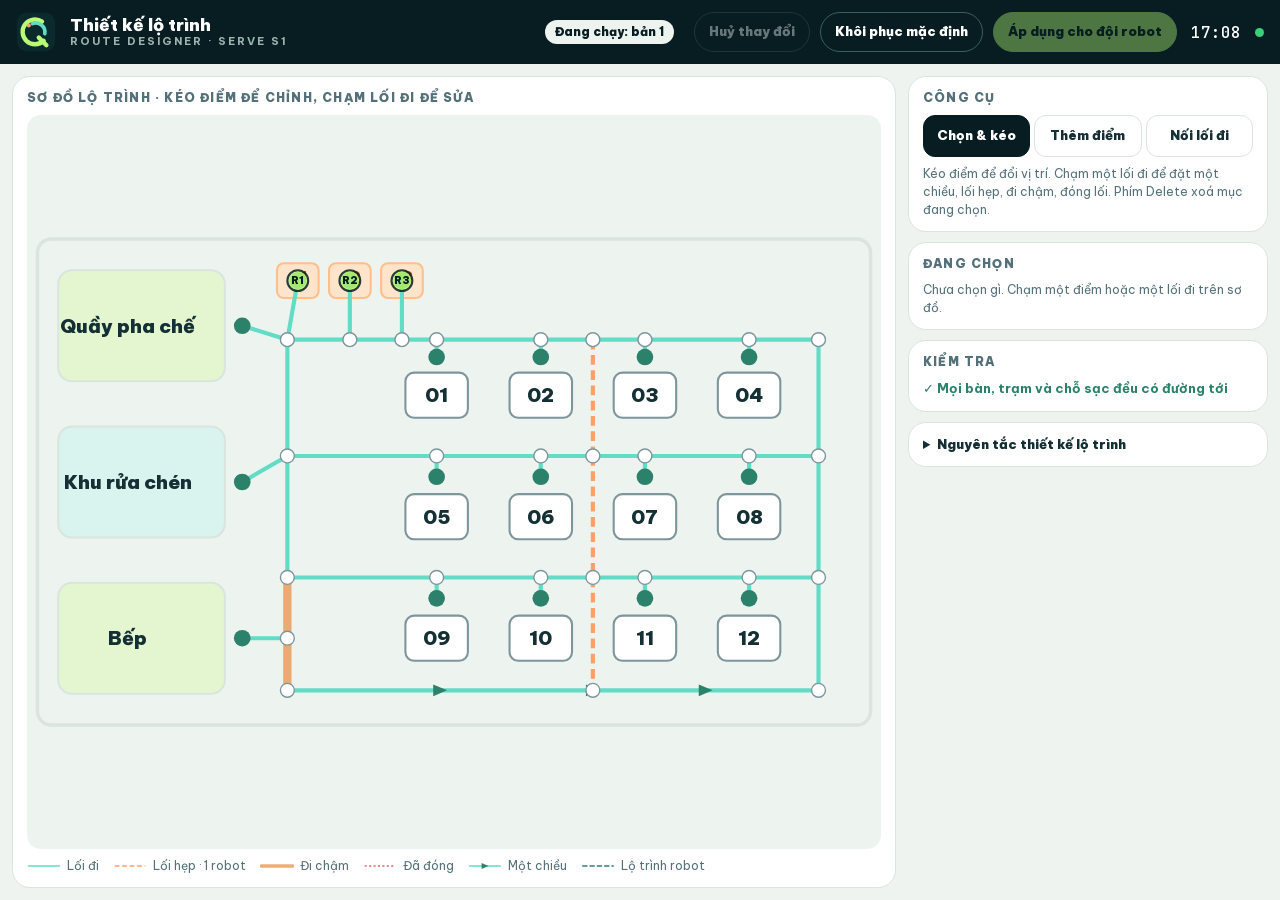
<file: demo/map.html>
<!doctype html>
<html lang="vi"><head>
<meta charset="utf-8"><meta name="viewport" content="width=device-width,initial-scale=1">
<title>MEKONIQ Serve · Thiết kế lộ trình</title>
<link rel="icon" href="logo.svg"><link rel="stylesheet" href="brand.css">
<style>
  /* Route designer (spec 4.4): map card | 360px aside. Portrait: map on top, aside in two columns. */
  .screen > .body { grid-template: minmax(0, 1fr) / minmax(0, 1fr) 360px; }
  .appbar .btn { min-height: 40px; padding: 8px 14px; border-color: #3c5f5c; color: var(--card); }
  .appbar .btn.primary { border-color: var(--mint); color: var(--deep); }
  .appbar .btn.armed { border-color: var(--danger); }
  .appbar .pill { color: var(--deep); }
  .appbar .btn:disabled { opacity: .4; cursor: not-allowed; transform: none; }
  .dirty { color: var(--accent); font-weight: 800; font-size: 13px; max-width: 220px; overflow: hidden; text-overflow: ellipsis; white-space: nowrap; }

  .mapcard { display: flex; flex-direction: column; padding: 12px 14px; min-height: 0; }
  .mapcard .eyebrow { flex: none; }
  .mapcard #ed { flex: 1 1 0; min-height: 0; height: 100%; }
  .mapcard #legend { flex: none; margin-top: auto; }
  #ed { touch-action: none; user-select: none; -webkit-user-select: none; }
  #ed.add, #ed.connect { cursor: crosshair; }
  #ed .node { cursor: grab; }
  #ed .rbm circle { fill: var(--mint); stroke: var(--deep); stroke-width: .06; opacity: .85; }
  #ed .rbm text { font-size: .3px; fill: var(--deep); }
  #ed .rbm { pointer-events: none; }
  /* Spec 4.4 map palette: faint tables, thicker lanes, round stops, white bends. */
  #ed .tbl { stroke: #7d959b; }
  #ed .lane { stroke-width: .12; }
  #ed .lane.slow { stroke-width: .24; }
  #ed .lane.sel { stroke-width: .26; filter: drop-shadow(0 0 .12px var(--deep)); }
  #ed .node { fill: var(--card); stroke: #7d959b; }
  #ed .node.stop { fill: var(--green); stroke: none; }
  #ed .node.sel, #ed .node.from { fill: var(--accent); stroke: var(--deep); }

  .side { min-height: 0; overflow: auto; display: flex; flex-direction: column; gap: 10px; }
  .side .c1 { display: contents; }
  .side .card { flex: none; padding: 12px 14px; }
  #toolsCard { order: 1; } #selCard { order: 2; } #checkCard { order: 3; } #rules { order: 4; }
  .tools { display: grid; grid-template-columns: repeat(3, 1fr); gap: 4px; }
  .tools button { padding: 8px 2px; font-size: 13px; }
  .hint { font-size: 12px; color: var(--muted); margin: 8px 0 0; }
  .props { display: grid; gap: 4px; }
  .props .head b { font-size: 18px; font-weight: 900; }
  .prow { display: flex; align-items: center; gap: 12px; padding: 5px 0; border-top: 1px solid var(--line); cursor: pointer; }
  .prow .ptxt { flex: 1; min-width: 0; }
  .prow .ptxt b { display: block; font-size: 14px; }
  .prow .ptxt small { display: block; font-size: 12px; line-height: 1.35; color: var(--muted); }
  .prow.closed input:checked + i { background: var(--danger); }
  .brow { display: flex; gap: 8px; flex-wrap: wrap; margin-top: 6px; }
  .warns { display: grid; gap: 6px; font-size: 13px; }
  .warns .bad { color: var(--danger); font-weight: 700; }
  .warns .good { color: var(--green); font-weight: 700; }
  #rules summary { cursor: pointer; font-size: 13px; font-weight: 800; }
  .rules { margin: 10px 0 0; padding-left: 18px; display: grid; gap: 6px; font-size: 13px; }

  @media (orientation: portrait), (max-width: 900px) {
    .appbar .title, #dirty { display: none; }
    .appbar { gap: 8px; padding: 0 12px; }
    .appbar .right { gap: 8px; }
    .appbar .btn { padding: 8px 12px; }
    .screen > .body { grid-template: auto minmax(0, 1fr) / minmax(0, 1fr); }
    .mapcard #ed { flex: none; height: auto; }
    .side { display: grid; grid-template-columns: minmax(0, 1fr) minmax(0, 1.3fr); align-content: start; align-items: start; }
    .side .c1 { display: flex; flex-direction: column; gap: 12px; min-width: 0; }
    #selCard { grid-column: 2; grid-row: 1; }
  }
  :root[data-orient=portrait] .appbar .title, :root[data-orient=portrait] #dirty { display: none; }
  :root[data-orient=portrait] .appbar { gap: 8px; padding: 0 12px; }
  :root[data-orient=portrait] .appbar .right { gap: 8px; }
  :root[data-orient=portrait] .appbar .btn { padding: 8px 12px; }
  :root[data-orient=portrait] .screen > .body { grid-template: auto minmax(0, 1fr) / minmax(0, 1fr); }
  :root[data-orient=portrait] .mapcard #ed { flex: none; height: auto; }
  :root[data-orient=portrait] .side { display: grid; grid-template-columns: minmax(0, 1fr) minmax(0, 1.3fr); align-content: start; align-items: start; }
  :root[data-orient=portrait] .side .c1 { display: flex; flex-direction: column; gap: 12px; min-width: 0; }
  :root[data-orient=portrait] #selCard { grid-column: 2; grid-row: 1; }
</style>
</head><body>
<div class="screen">
  <header id="bar"></header>
  <div id="strips" aria-live="assertive"></div>
  <main class="body">
    <section class="card mapcard">
      <p class="eyebrow sm">Sơ đồ lộ trình · kéo điểm để chỉnh, chạm lối đi để sửa</p>
      <svg id="ed" class="floor" role="img" aria-label="Trình thiết kế lộ trình robot"></svg>
      <div id="legend"></div>
    </section>
    <aside class="side">
      <div class="c1">
        <div class="card" id="toolsCard">
          <p class="eyebrow sm">Công cụ</p>
          <div class="seg tools" id="tools"></div>
          <p class="hint" id="toolHint"></p>
        </div>
        <div class="card" id="checkCard"><p class="eyebrow sm">Kiểm tra</p><div id="check" class="warns"></div></div>
        <details class="card" id="rules"><summary>Nguyên tắc thiết kế lộ trình</summary>
          <ul class="rules">
        <li><b>Lối chính đủ rộng cho robot và người cùng đi</b> (thường từ 0,9–1,2 m). Chỗ hẹp hơn thì đánh dấu <b>lối hẹp</b>: mỗi lần chỉ một robot vào, robot khác chờ ở đầu lối.</li>
        <li><b>Điểm dừng giao món đặt cạnh bàn, lệch khỏi lối chính</b>, để robot đứng giao không chắn đường robot khác.</li>
        <li><b>Luôn có đường vòng</b>: thiết kế lối đi thành vòng khép kín, tránh ngõ cụt dài. Khi một lối bị chặn, robot chờ rồi tự đi đường khác.</li>
        <li><b>Một chiều</b> cho lối đông người hoặc lối quá hẹp, để hai robot không đi ngược chiều nhau.</li>
        <li><b>Đi chậm</b> quanh bếp, cửa ra vào, khu trẻ em: robot giảm còn một nửa tốc độ và ưu tiên tránh vùng này.</li>
        <li><b>Đóng lối tạm thời</b> khi lau sàn hoặc kê bàn tiệc: robot đang chạy tự tính lại đường ngay.</li>
        <li>Với robot thật, bản đồ do robot tự quét (SLAM); tường ảo và lộ trình được vẽ trên ứng dụng của hãng. Sơ đồ này là lớp điều phối của MEKONIQ, cần khớp với bản đồ trên robot.</li>
      </ul>
        </details>
      </div>
      <div class="card" id="selCard"><p class="eyebrow sm">Đang chọn</p><div id="sel" class="props"></div></div>
    </aside>
  </main>
</div>
<div id="offline" hidden>Mất kết nối tới hệ thống điều phối — đang kết nối lại…</div>

<script>window.module = { exports: {} };</script><script src="lib/route.js"></script><script>const Route = module.exports;</script>
<script src="transport.js"></script><script src="common.js"></script>
<script>
const $ = id => document.getElementById(id);
$('bar').outerHTML = APPBAR({ title: 'Thiết kế lộ trình', sub: 'Route designer · Serve S1', home: 'station.html?view=mon',
  right: `<span class="pill" id="ver">Bản …</span><span class="dirty" id="dirty"></span>
    <button class="btn" id="revert" disabled>Huỷ thay đổi</button>
    <button class="btn" id="defaults">Khôi phục mặc định</button>
    <button class="btn primary" id="apply" disabled>Áp dụng cho đội robot</button>` });
startClock();
const svg = $('ed');
let BY = 'Quản lý ca';
try { const s = JSON.parse(localStorage.getItem('mekoniq.station')); if (s && s.name) BY = s.name; } catch (e) {}

// Draft = the map being edited; it only reaches robots on "Áp dụng".
let D = null, dirty = false, tool = 'select', sel = null, from = null, drag = null, newer = false, grabbed = false, baseV = 0;
const TOOLS = {
  select: ['Chọn & kéo', 'Kéo điểm để đổi vị trí. Chạm một lối đi để đặt một chiều, lối hẹp, đi chậm, đóng lối. Phím Delete xoá mục đang chọn.'],
  add: ['Thêm điểm', 'Chạm lên một lối đi để chèn điểm uốn (rồi kéo để bẻ cong lối đi). Chạm chỗ trống để thêm điểm mới, sau đó nối nó vào lối đi.'],
  connect: ['Nối lối đi', 'Chạm điểm thứ nhất rồi điểm thứ hai để tạo lối đi. Chạm tiếp để vẽ nối dài; chạm chỗ trống hoặc Esc để dừng.'],
};
const name = id => App.site.points[id] ? App.site.points[id].name
  : id[0] === 'j' && App.site.points[id.slice(1)] ? 'Lối ' + App.site.points[id.slice(1)].name : 'Điểm ' + id;
const copy = m => JSON.parse(JSON.stringify({ nodes: m.nodes, edges: m.edges }));

function load(m) { D = copy(m); baseV = m.v; dirty = false; newer = false; sel = null; from = null; draw(); }
function change() { dirty = true; draw(); }

function draw() {
  if (!D || !App.site) return;
  const S = App.site;
  svg.setAttribute('viewBox', `-.3 -.3 ${S.floor.w + .6} ${S.floor.h + .6}`);
  svg.className.baseVal = 'floor ' + tool;
  svg.innerHTML = floorSVG(false) + netSVG(D, { edit: true, edge: sel && sel.edge, node: sel && sel.node, from }) + '<g id="robots"></g>';
  drawRobots();
  $('tools').innerHTML = Object.entries(TOOLS).map(([k, [t]]) => `<button data-tool="${k}" aria-pressed="${tool === k}">${t}</button>`).join('');
  $('toolHint').textContent = TOOLS[tool][1];
  panel(); check();
  $('apply').disabled = !dirty;
  $('revert').disabled = !dirty;
  $('dirty').textContent = dirty ? '● Có thay đổi chưa áp dụng' : '';
  // Another station saved while this draft is open: applying would overwrite theirs, so say it on every orientation.
  setHTML($('strips'), dirty && newer ? '<div class="strip"><span class="kind">Cảnh báo</span><span class="grow">Máy khác vừa cập nhật lộ trình. Áp dụng bản nháp này sẽ ghi đè thay đổi của họ.</span></div>' : '');
  if (App.map) $('ver').textContent = 'Đang chạy: bản ' + App.map.v;
}
function drawRobots() {
  const g = document.getElementById('robots');
  if (g && App.state) g.innerHTML = App.state.robots.map(r => `<g class="rbm" transform="translate(${r.x} ${r.y})"><circle r=".3"/><text>${r.id}</text></g>`).join('');
}

function panel() {
  const P = App.site.points;
  let h = '<p class="muted small" style="margin:0">Chưa chọn gì. Chạm một điểm hoặc một lối đi trên sơ đồ.</p>';
  if (sel && sel.edge !== undefined && D.edges[sel.edge]) {
    const e = D.edges[sel.edge], L = Route.len(D, e.a, e.b).toFixed(1);
    const box = (k, t, sub) => `<label class="prow ${k}"><span class="ptxt"><b>${t}</b><small>${sub}</small></span><span class="switch"><input type="checkbox" data-prop="${k}" ${e[k] ? 'checked' : ''}><i></i></span></label>`;
    h = `<div class="head"><b>${esc(name(e.a))} ${e.oneway ? '→' : '↔'} ${esc(name(e.b))}</b><div class="small muted">Dài ${L} m</div></div>
      ${box('oneway', 'Một chiều', `Robot chỉ đi theo chiều ${esc(name(e.a))} → ${esc(name(e.b))}`)}
      ${box('narrow', 'Lối hẹp', 'Mỗi lần chỉ một robot vào, robot khác chờ ở đầu lối')}
      ${box('slow', 'Đi chậm', 'Khu đông người: giảm một nửa tốc độ, robot ưu tiên đường khác')}
      ${box('closed', 'Đóng lối', 'Tạm thời không đi, ví dụ đang lau sàn hoặc kê thêm bàn')}
      <div class="brow">${e.oneway ? '<button class="btn sm" data-do="flip">⇄ Đảo chiều</button>' : ''}<button class="btn sm warn" data-do="delEdge">Xoá lối đi</button></div>`;
  } else if (sel && sel.node && D.nodes[sel.node]) {
    const id = sel.node, n = D.nodes[id], deg = D.edges.filter(e => e.a === id || e.b === id).length;
    h = `<div><b>${esc(name(id))}</b><div class="small muted">x ${n.x} · y ${n.y} m · ${deg} lối đi nối vào</div></div>
      ${P[id] ? `<p class="small" style="margin:0">Vị trí robot đứng phục vụ ${esc(P[id].name)}. Kéo để chỉnh, ví dụ sát mép bàn hơn. Điểm này không xoá được.</p>`
        : '<button class="btn sm warn" data-do="delNode">Xoá điểm và các lối đi nối vào</button>'}`;
  }
  setHTML($('sel'), h);
}

function check() {
  const bad = Route.unreachable(D, App.site);
  const deg = id => D.edges.filter(e => e.a === id || e.b === id).length;
  const loose = Object.keys(D.nodes).filter(id => !App.site.points[id] && deg(id) === 0);
  const rows = [];
  if (!bad.length) rows.push('<div class="good">✓ Mọi bàn, trạm và chỗ sạc đều có đường tới</div>');
  else rows.push(`<div class="bad">⚠ Robot không tới được: ${bad.map(p => esc(name(p))).join(', ')}</div>`);
  if (loose.length) rows.push(`<div>Điểm chưa nối lối đi nào: ${loose.map(esc).join(', ')}</div>`);
  const closed = D.edges.filter(e => e.closed).length;
  if (closed) rows.push(`<div>${closed} lối đang đóng</div>`);
  setHTML($('check'), rows.join(''));
}

// ---- Editing ----
function newId() { let i = 1; while (D.nodes['p' + i]) i++; return 'p' + i; }
function addEdge(a, b) {
  if (a === b || Route.edgeOf(D, a, b)) return;
  D.edges.push({ a, b });
}
function split(i, pt) {   // insert a bend point on an edge, keeping its properties and direction
  const e = D.edges[i], a = D.nodes[e.a], b = D.nodes[e.b];
  const L2 = (b.x - a.x) ** 2 + (b.y - a.y) ** 2;
  const u = Math.max(.1, Math.min(.9, ((pt.x - a.x) * (b.x - a.x) + (pt.y - a.y) * (b.y - a.y)) / L2));
  const id = newId();
  D.nodes[id] = { x: Math.round((a.x + u * (b.x - a.x)) * 10) / 10, y: Math.round((a.y + u * (b.y - a.y)) * 10) / 10 };
  D.edges.splice(i, 1, { ...e, b: id }, { ...e, a: id });
  return id;
}
function del() {
  if (!sel) return;
  if (sel.edge !== undefined) D.edges.splice(sel.edge, 1);
  else if (sel.node && !App.site.points[sel.node]) {
    delete D.nodes[sel.node];
    D.edges = D.edges.filter(e => e.a !== sel.node && e.b !== sel.node);
  } else return;
  sel = null; change();
}

svg.addEventListener('pointerdown', e => {
  const n = e.target.closest('[data-node]');
  grabbed = false;   // a touch drag ends without a click: it must not swallow this tap
  if (tool !== 'select' || !n) return;
  sel = { node: n.dataset.node }; drag = { id: n.dataset.node, moved: false }; grabbed = true;
  svg.setPointerCapture(e.pointerId);
  draw();
});
svg.addEventListener('pointermove', e => {
  if (!drag) return;
  const p = svgPoint(svg, e), n = D.nodes[drag.id];
  p.x = Math.max(0, Math.min(App.site.floor.w, p.x)); p.y = Math.max(0, Math.min(App.site.floor.h, p.y));
  if (p.x === n.x && p.y === n.y) return;
  D.nodes[drag.id] = p; drag.moved = true; dirty = true;
  draw();
});
['pointerup', 'pointercancel'].forEach(t => svg.addEventListener(t, () => { drag = null; }));
svg.addEventListener('click', e => {
  const n = e.target.closest('[data-node]'), ed = e.target.closest('[data-edge]'), p = svgPoint(svg, e);
  if (grabbed) { grabbed = false; return; }   // node picked / dragged on pointerdown
  if (tool === 'select') {
    sel = ed ? { edge: +ed.dataset.edge } : null;
    return draw();
  }
  if (tool === 'add') {
    if (n) return;
    if (ed) { sel = { node: split(+ed.dataset.edge, p) }; tool = 'select'; return change(); }
    const id = newId();
    D.nodes[id] = p; from = id; tool = 'connect';
    toast('Đã thêm ' + id + ' — chạm một điểm khác để nối vào lối đi');
    return change();
  }
  if (tool === 'connect') {
    if (!n) { from = null; return draw(); }
    const id = n.dataset.node;
    if (from && from !== id) { addEdge(from, id); from = id; return change(); }
    from = id; draw();
  }
});
$('tools').addEventListener('click', e => { const b = e.target.closest('[data-tool]'); if (b) { tool = b.dataset.tool; from = null; draw(); } });
$('sel').addEventListener('change', e => {
  const k = e.target.dataset.prop, ed = sel && D.edges[sel.edge];
  if (!k || !ed) return;
  if (e.target.checked) ed[k] = true; else delete ed[k];
  change();
});
$('sel').addEventListener('click', e => {
  const d = e.target.closest('[data-do]');
  if (!d) return;
  if (d.dataset.do === 'flip') { const ed = D.edges[sel.edge]; [ed.a, ed.b] = [ed.b, ed.a]; change(); }
  if (d.dataset.do === 'delEdge' || d.dataset.do === 'delNode') del();
});
addEventListener('keydown', e => {
  if (e.target.closest('input, textarea')) return;
  if (e.key === 'Delete' || e.key === 'Backspace') { e.preventDefault(); del(); }
  if (e.key === 'Escape') { from = null; sel = null; draw(); }
});
addEventListener('beforeunload', e => { if (dirty) e.preventDefault(); });

// send() drops a message while disconnected: say so instead of pretending it went out.
function isOffline() { if ($('offline').hidden) return false; toast('Mất kết nối — chưa gửi được', 'error'); return true; }
$('apply').onclick = () => {
  if (isOffline()) return;
  dirty = false; newer = false; draw();   // before send: the demo transport echoes the map synchronously
  send({ type: 'map', map: D, by: BY });
  toast('Đã áp dụng lộ trình — robot đang chạy tự tính lại đường');
};
$('revert').onclick = () => App.map && load(App.map);
$('defaults').onclick = e => armed('defaults', () => { if (isOffline()) return; dirty = false; send({ type: 'mapReset', by: BY }); }, () => {   // the draft gives way to the defaults
  $('defaults').textContent = isArmed('defaults') ? 'Chạm lần nữa để khôi phục' : 'Khôi phục mặc định';
  $('defaults').classList.toggle('armed', isArmed('defaults'));
});

connect(m => {
  if (m.type === 'site') $('legend').innerHTML = LEGEND;
  if (m.type === 'map') { if (!dirty) load(m.map); else if (m.map.v !== baseV) { newer = true; draw(); } }   // same v = the hello after a reconnect
  if (m.type === 'state') drawRobots();
});
</script>
</body></html>
</file>
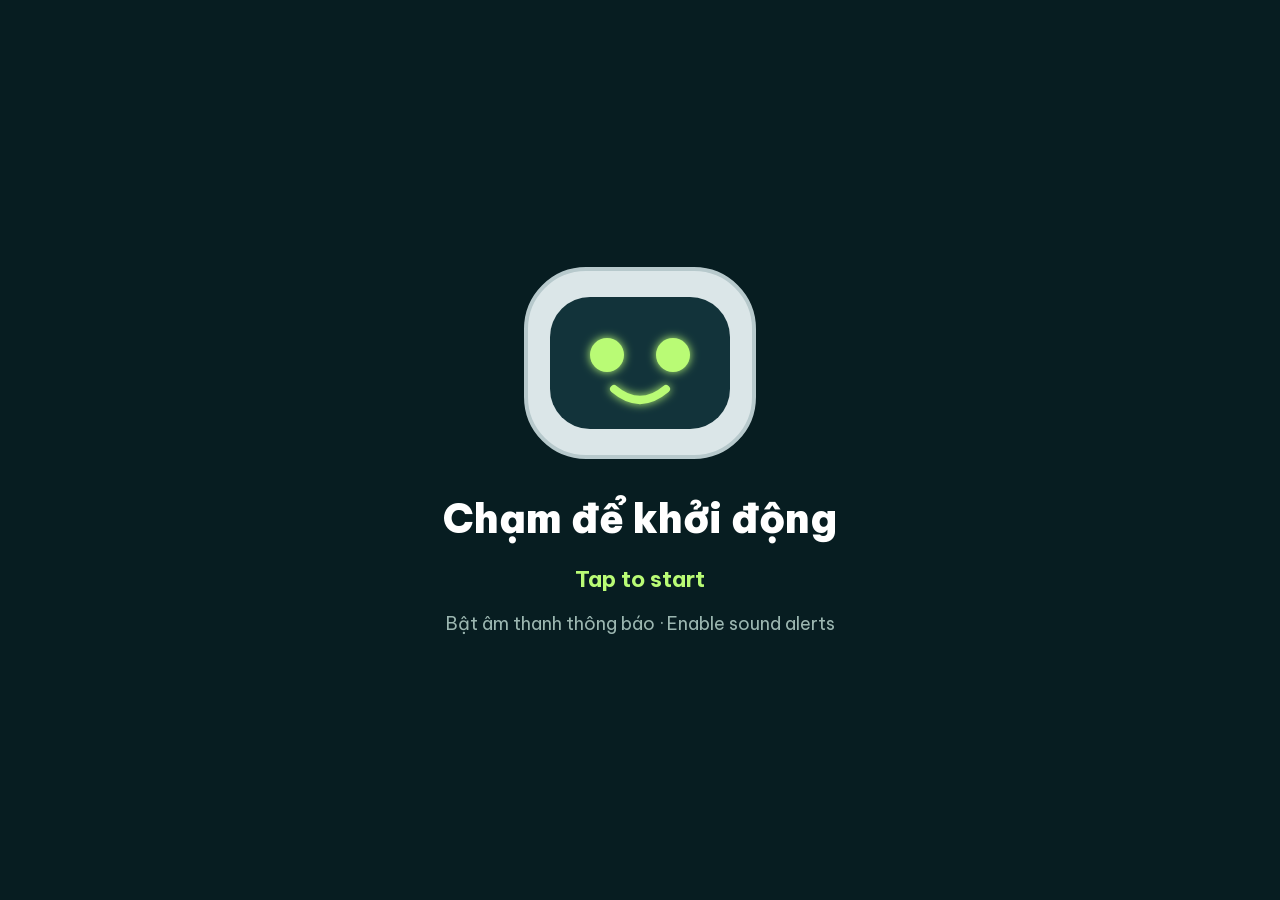
<file: demo/robot.html>
<!doctype html>
<html lang="vi"><head>
<meta charset="utf-8"><meta name="viewport" content="width=device-width,initial-scale=1">
<title>MEKONIQ Serve · Robot</title>
<link rel="icon" href="logo.svg"><link rel="stylesheet" href="brand.css">
<style>
  /* Robot tablet: 76px app bar (colour = tone), content column + fixed action zone (rail right in landscape, dock bottom in portrait). */
  :root { --act-h: 92px; }
  html, body { height: 100%; }
  .appbar.robot { height: 76px; gap: 16px; padding: 0 18px; }
  .appbar.robot > img { width: 46px; height: 46px; padding: 4px; border-radius: 11px; background: #fff; flex: none; }
  .appbar.robot .title { flex: 1; }
  .appbar.robot .title b { font-size: 24px; overflow: hidden; text-overflow: ellipsis; }
  .appbar.robot .title small { font-size: 14px; letter-spacing: .1em; overflow: hidden; text-overflow: ellipsis; }
  .bat { display: inline-flex; align-items: center; gap: 8px; font: 800 16px var(--font); white-space: nowrap; border-radius: 999px; padding: 4px 0; }
  .bat i { width: 40px; height: 20px; padding: 2px; border: 2px solid currentColor; border-radius: 5px; background: linear-gradient(90deg, currentColor var(--b, 0%), transparent 0) content-box; }
  .bat.low { background: var(--danger); color: #fff; padding: 4px 12px; }
  .rid { display: inline-flex; align-items: center; gap: 8px; font-weight: 900; font-size: 16px; }
  .stop { height: 54px; padding: 0 22px; border: 4px solid #ffd400; border-radius: 999px; background: var(--danger); color: #fff; font-weight: 900; font-size: 17px; letter-spacing: .04em; white-space: nowrap; flex: none; }
  body.t-warn .appbar { background: var(--accent); color: var(--deep); }
  body.t-warn .appbar .title small { color: rgba(7, 29, 33, .7); }
  body.t-danger .appbar { background: var(--danger); }
  body.t-danger .appbar .title small { color: rgba(255, 255, 255, .8); }

  .screen { position: relative; }
  .screen > .body { grid-template: minmax(0, 1fr) / minmax(0, 1fr) 380px; gap: 0; padding: 0; background: var(--paper); }
  body.t-warn .screen > .body { background: #fff4ec; }
  body.t-danger .screen > .body { background: #fbe8e6; }
  #body { min-height: 0; overflow: auto; padding: 28px 32px; }
  #acts { min-height: 0; overflow: auto; display: flex; flex-direction: column; gap: 12px; padding: 20px; background: #fff; border-left: 1px solid var(--line); }
  .info { border-radius: 22px; padding: 18px 20px; background: var(--deep); color: #fff; line-height: 1.35; }
  .info b { display: block; font-size: 20px; font-weight: 900; color: var(--mint); margin-bottom: 4px; }
  .info span { font-size: 15px; font-weight: 600; color: #cfe0db; }
  .act.tall { min-height: var(--act-h); }
  .act.solid { background: var(--danger); color: #fff; }
  .act.solid.armed { background: #8e1c1c; border-color: #8e1c1c; }
  #toast { position: absolute; z-index: 40; top: 92px; left: calc((100% - 380px) / 2); translate: -50% 0; width: max-content; max-width: calc(100% - 420px); pointer-events: none; }

  /* Content blocks */
  #body .eyebrow { font-size: 15px; letter-spacing: .14em; margin-bottom: 10px; }
  body.t-warn #body .eyebrow { color: var(--warn-ink); }
  body.t-danger #body .eyebrow { color: var(--danger); }
  #body h1 { margin: 0; font-size: 64px; font-weight: 900; line-height: 1.04; letter-spacing: -.02em; color: var(--deep); text-wrap: balance; }
  .en { margin: 8px 0 0; font-size: 24px; font-weight: 700; color: var(--gray); }
  .lead { margin: 18px 0 0; font-size: 19px; font-weight: 600; color: var(--ink); max-width: 34em; text-wrap: pretty; }
  .chips { display: flex; flex-wrap: wrap; gap: 10px; margin-top: 22px; }
  #body .pill { font-size: 17px; padding: 8px 16px; }
  .split { min-height: 100%; display: grid; grid-template-columns: auto minmax(0, 1fr); align-items: center; gap: 40px; }
  .split > .l { display: flex; justify-content: center; }
  .split .face { width: 260px; }
  #body .split.hello h1 { font-size: 84px; }
  #body .split.hand h1 { font-size: 58px; }
  .face { display: block; }
  .face.move { animation: bob 1.2s ease-in-out infinite; }
  @keyframes bob { 50% { transform: translateY(-6px); } }

  /* 4-tray box: active trays glow mint */
  .trays { display: grid; grid-template-columns: repeat(2, minmax(0, 1fr)); gap: 12px; padding: 14px; border-radius: 26px; background: #dbe6e8; width: 360px; }
  .tray { display: flex; flex-direction: column; justify-content: center; gap: 2px; min-height: 120px; padding: 12px 14px; border-radius: 18px; background: rgba(255, 255, 255, .55); color: var(--gray); }
  .tray span { font-size: 13px; font-weight: 900; letter-spacing: .12em; text-transform: uppercase; }
  .tray b { font-size: 22px; font-weight: 900; line-height: 1.15; }
  .tray.on { background: var(--mint); color: var(--deep); box-shadow: 0 0 0 4px #fff, 0 0 0 8px var(--mint); }
  #acts .trays { width: auto; grid-template-columns: repeat(4, minmax(0, 1fr)); gap: 8px; padding: 10px; border-radius: 20px; }
  #acts .tray { min-height: 72px; padding: 8px; text-align: center; }
  #acts .tray b { font-size: 15px; }
  #acts .tray.on { box-shadow: 0 0 0 3px #fff, 0 0 0 5px var(--mint); }

  /* Moving: big destination + route card */
  .moving { min-height: 100%; display: grid; grid-template-columns: minmax(0, 1fr) 300px; gap: 24px; align-items: center; }
  .mv { container-type: inline-size; min-width: 0; }
  .mvhead { display: flex; align-items: center; gap: 16px; }
  .mvhead .face { width: 96px; flex: none; }
  .mvhead .eyebrow { margin: 0 !important; }
  .mvhead p { margin: 4px 0 0; font-weight: 700; color: var(--gray); }
  .dest { margin: 10px 0 4px; font-size: 96px; font-size: min(150px, 100cqw / (var(--n) * .64)); font-weight: 900; line-height: 1; letter-spacing: -.03em; color: var(--deep); white-space: nowrap; overflow: hidden; text-overflow: ellipsis; }
  .mv #timer { margin: 0; font-size: 22px; font-weight: 800; color: var(--ink); min-height: 1.4em; }
  .yield { margin-top: 18px; padding: 14px 18px; border-radius: 16px; background: var(--accent); color: var(--alert-ink); font-size: 19px; font-weight: 800; }
  .route h3 { margin: 0 0 10px; font-size: 13px; letter-spacing: .14em; text-transform: uppercase; color: var(--gray); }
  .route ol { list-style: none; margin: 0; padding: 0; display: grid; gap: 8px; }
  .route li { display: flex; align-items: center; gap: 10px; padding: 10px 12px; border-radius: 14px; background: var(--paper); font-size: 17px; }
  .route li .k { min-width: 38px; text-align: center; border-radius: 10px; padding: 3px 6px; background: var(--deep); color: var(--mint); font-weight: 900; font-size: 14px; }
  .route li b { flex: 1; min-width: 0; font-weight: 900; }
  .route li small { font-size: 13px; font-weight: 800; color: var(--gray); white-space: nowrap; }
  .route li.now { background: var(--pill-go); }
  .route li.off { opacity: .5; }
  .route li.off b { text-decoration: line-through; }
  .route .nav { margin: 10px 0 0; font-weight: 800; color: var(--warn-ink); }
  .card.note { margin-top: 18px; font-size: 18px; font-weight: 700; }
  .card.note small { display: block; font-size: 12px; letter-spacing: .12em; text-transform: uppercase; color: var(--gray); }

  .gbar { margin-top: 18px; height: 14px; border-radius: 7px; background: var(--soft); overflow: hidden; }
  .gbar i { display: block; height: 100%; width: 0; background: var(--green); transition: width .5s; }

  /* Order food: category tabs, item grid with +/- */
  .order { height: 100%; display: flex; flex-direction: column; gap: 12px; }
  .order .seg button { min-height: 52px; display: flex; flex-direction: column; justify-content: center; line-height: 1.15; }
  .order .seg button b { font-size: 17px; } .order .seg button small { font-size: 12px; opacity: .7; }
  .menu-grid { flex: 1; min-height: 0; display: grid; grid-template-columns: repeat(3, minmax(0, 1fr)); grid-auto-rows: minmax(0, 1fr); gap: 12px; }
  .mi { min-height: 0; display: flex; flex-direction: column; border-radius: 18px; background: var(--card); border: 2px solid var(--line); overflow: hidden; }
  .mi.on { border-color: var(--green); }
  .mi .img { flex: 1; min-height: 16px; background: repeating-linear-gradient(135deg, #e3ebe6 0 10px, #eef3f0 10px 20px); }
  .mi .t { padding: 8px 12px 0; display: grid; } .mi .t b { font-size: 18px; font-weight: 900; } .mi .t small { color: var(--gray); font-weight: 700; }
  .mi .q { display: flex; align-items: center; gap: 8px; padding: 6px 12px 10px; }
  .mi .q .pr { margin-right: auto; font: 500 15px var(--mono); }
  .mi .q button { width: 44px; height: 44px; border-radius: 12px; border: 2px solid var(--line); background: var(--card); font-size: 22px; font-weight: 900; }
  .mi .q button.plus { background: var(--mint); border-color: var(--mint); }
  .mi .q span { min-width: 22px; text-align: center; font-size: 18px; font-weight: 900; }

  /* Pay: bill | QR */
  .pay { height: 100%; display: grid; grid-template-columns: minmax(0, 1fr) 320px; gap: 24px; align-items: center; }
  .bill table { width: 100%; border-collapse: collapse; font-size: 18px; }
  .bill td { padding: 8px 0; border-bottom: 1px solid var(--line); } .bill td + td { text-align: right; font-family: var(--mono); }
  .bill tr.tot td { border: 0; font-size: 24px; font-weight: 900; }
  .qr { display: grid; gap: 10px; justify-items: center; text-align: center; }
  .qr img { width: 100%; max-width: 300px; border-radius: 18px; background: #fff; }
  .qr .acct { font-size: 18px; font-weight: 800; } .qr .amt { font-size: 32px; font-weight: 900; }
  .bill .no { margin: 0 0 6px; font-size: 20px; font-weight: 900; color: var(--deep); }
  .bill td small { display: block; font-size: 14px; color: var(--gray); }
  .qr .paid { display: grid; gap: 4px; padding: 18px 22px; border-radius: 22px; background: var(--deep); color: #fff; }
  .qr .paid b { font-size: 24px; font-weight: 900; color: var(--mint); } .qr .paid span { font-size: 16px; font-weight: 600; color: #cfe0db; }
  .qr .lead { margin: 0; }

  /* Standby at a station: choose task, choose tables */
  .load { height: 100%; display: flex; flex-direction: column; gap: 14px; }
  .step { display: flex; align-items: center; gap: 14px; flex-wrap: wrap; }
  .step h2 { margin: 0; font-size: 20px; font-weight: 900; }
  .step h2 small { font-size: 15px; font-weight: 700; color: var(--gray); }
  .step .count { margin-left: auto; font: 500 18px var(--mono); }
  .choice { display: inline-flex; flex-direction: column; padding: 10px 22px; border-radius: 16px; border: 2px solid var(--line); background: var(--card); color: var(--deep); line-height: 1.15; }
  .choice[aria-pressed=true] { background: var(--deep); border-color: var(--deep); color: var(--mint); }
  .choice b { font-size: 20px; font-weight: 900; } .choice small { font-size: 13px; opacity: .7; }
  .load .tt-grid { flex: 1; min-height: 240px; }

  #start { position: fixed; inset: 0; z-index: 50; display: flex; flex-direction: column; align-items: center; justify-content: center; gap: 14px; width: 100%; border: 0; background: var(--deep); color: #fff; }
  #start .face { width: 240px; margin-bottom: 12px; }
  #start b { font-size: 40px; font-weight: 900; } #start small { font-size: 22px; color: var(--mint); font-weight: 700; } #start span { font-size: 18px; color: #9bb6b0; }

  @media (orientation: portrait), (max-width: 900px) {
    .screen > .body { grid-template: minmax(0, 1fr) auto / minmax(0, 1fr); }
    #acts { flex-direction: row; flex-wrap: wrap; border-left: 0; border-top: 1px solid var(--line); padding: 16px; }
    #acts > * { flex: 1 1 220px; }
    #acts > .info, #acts > .trays { flex-basis: 100%; }
    #toast { left: 50%; max-width: calc(100% - 32px); }
    #body h1, #body .split.hand h1 { font-size: 48px; }
    #body .split.hello h1 { font-size: 56px; }
    .split { grid-template-columns: minmax(0, 1fr); justify-items: center; align-content: center; text-align: center; gap: 24px; }
    .split .face { width: 200px; }
    .split .eyebrow, .split .chips { justify-content: center; }
    .split .lead { margin-inline: auto; }
    .moving { grid-template-columns: minmax(0, 1fr); align-content: center; }
    .dest { font-size: 96px; font-size: min(96px, 100cqw / (var(--n) * .64)); }
    .menu-grid { grid-template-columns: repeat(2, minmax(0, 1fr)); }
    .pay { grid-template-columns: minmax(0, 1fr); align-content: center; }
  }
  :root[data-orient=portrait] .pay { grid-template-columns: minmax(0, 1fr); align-content: center; }
  :root[data-orient=portrait] .menu-grid { grid-template-columns: repeat(2, minmax(0, 1fr)); }
  :root[data-orient=portrait] .screen > .body { grid-template: minmax(0, 1fr) auto / minmax(0, 1fr); }
  :root[data-orient=portrait] #acts { flex-direction: row; flex-wrap: wrap; border-left: 0; border-top: 1px solid var(--line); padding: 16px; }
  :root[data-orient=portrait] #acts > * { flex: 1 1 220px; }
  :root[data-orient=portrait] #acts > .info, :root[data-orient=portrait] #acts > .trays { flex-basis: 100%; }
  :root[data-orient=portrait] #toast { left: 50%; max-width: calc(100% - 32px); }
  :root[data-orient=portrait] #body h1, :root[data-orient=portrait] #body .split.hand h1 { font-size: 48px; }
  :root[data-orient=portrait] #body .split.hello h1 { font-size: 56px; }
  :root[data-orient=portrait] .split { grid-template-columns: minmax(0, 1fr); justify-items: center; align-content: center; text-align: center; gap: 24px; }
  :root[data-orient=portrait] .split .face { width: 200px; }
  :root[data-orient=portrait] .split .eyebrow, :root[data-orient=portrait] .split .chips { justify-content: center; }
  :root[data-orient=portrait] .split .lead { margin-inline: auto; }
  :root[data-orient=portrait] .moving { grid-template-columns: minmax(0, 1fr); align-content: center; }
  :root[data-orient=portrait] .dest { font-size: 96px; font-size: min(96px, 100cqw / (var(--n) * .64)); }
</style>
</head><body>
<div class="screen">
  <header class="appbar robot"><img src="logo.svg" alt="MEKONIQ">
    <div class="title"><b id="bar">MEKONIQ Serve</b><small id="sub"></small></div>
    <span class="bat" id="bat" hidden><i></i><span></span></span>
    <span class="rid"><i class="dot" id="conn" title="Kết nối hệ thống"></i><span id="rid"></span></span>
    <span id="clock"></span>
    <button id="estop" class="stop" aria-label="Dừng khẩn cấp">DỪNG · STOP</button></header>
  <div class="body" id="main"><section id="body" aria-live="polite"></section><aside id="acts"></aside></div>
  <div id="toast" class="toast" hidden aria-live="polite"></div>
</div>
<button id="start"><span id="startFace"></span><b>Chạm để khởi động</b><small>Tap to start</small><span>Bật âm thanh thông báo · Enable sound alerts</span></button>
<div id="offline" hidden>Mất kết nối tới hệ thống điều phối — đang kết nối lại…</div>

<script src="lib/feature-policy.js"></script><script src="transport.js"></script><script src="common.js"></script>
<script>
// Which robot this tablet is mounted on: robot.html?robot=R2 (default R1).
const ID = new URLSearchParams(location.search).get('robot') || 'R1';
const cfg = () => (App.site && App.site.robots.find(r => r.id === ID)) || {};
const isValetudo = () => cfg().driver === 'valetudo';
const retrySec = () => (cfg().valetudo && cfg().valetudo.retrySec) || 15;
const BY = 'Màn hình ' + ID;
App.lang = 'both';   // every robot-screen line is VI · EN
const $ = id => document.getElementById(id);
document.title = 'MEKONIQ · Robot ' + ID;
$('rid').textContent = ID;
$('start').onclick = () => { enableSound(); $('start').hidden = true; };
$('estop').onclick = () => send({ type: 'estop', robot: ID, by: BY });
startClock();

// Robot toast: one pill at the top centre of the content area (common.js puts it bottom-centre).
window.toast = (text, level = 'info') => {
  const t = $('toast');
  t.className = 'toast ' + level; t.textContent = text; t.hidden = false;
  clearTimeout(t.timer); t.timer = setTimeout(() => { t.hidden = true; }, 2600);
};

// Robot face (SVG only): mint round glowing eyes; sad/wait = accent oval eyes; sleep = lines.
function face(mood, move) {
  const alert = mood === 'sad' || mood === 'wait', c = alert ? '#ff9f68' : '#b9fb75';
  const eyes = mood === 'sleep' ? `<path d="M70 94h34M136 94h34" stroke="${c}" stroke-width="9" stroke-linecap="round"/>`
    : alert ? `<ellipse cx="87" cy="92" rx="12" ry="18" fill="${c}"/><ellipse cx="153" cy="92" rx="12" ry="18" fill="${c}"/>`
    : `<circle cx="87" cy="92" r="17" fill="${c}"/><circle cx="153" cy="92" r="17" fill="${c}"/>`;
  const mouth = { sad: 'M98 140q22-16 44 0', wait: 'M100 134h40', sleep: 'M108 134h24' }[mood] || 'M94 126q26 22 52 0';
  return `<svg class="face${move ? ' move' : ''}" viewBox="0 0 240 200" aria-hidden="true">
    <defs><filter id="glow" x="-50%" y="-50%" width="200%" height="200%"><feGaussianBlur stdDeviation="5" result="b"/><feMerge><feMergeNode in="b"/><feMergeNode in="SourceGraphic"/></feMerge></filter></defs>
    <rect x="6" y="6" width="228" height="188" rx="60" fill="#dbe6e8" stroke="#b7c9cc" stroke-width="4"/>
    <rect x="30" y="34" width="180" height="132" rx="40" fill="#12333a"/>
    <g filter="url(#glow)">${eyes}<path d="${mouth}" stroke="${c}" stroke-width="8" fill="none" stroke-linecap="round"/></g></svg>`;
}
$('startFace').innerHTML = face('happy');

let guiding = false, gpick = null, gsent = null, g0 = {};   // guide: staff choosing the table; requestId on its way; longest route seen per mission (progress bar)
let paying = null;   // bill id of the open pay screen
let ordering = false, cart = {}, ocat = null, otable = null, osent = {};   // order food: open, qty per item id, category tab, table picked (robot not at one), {key, id} of the cart last sent
let pick = [], mode = 'deliver';   // tables chosen while on standby at a station; deliver | bus (one table)
const act = (cls, vi, en, dataAct, extra = '') => `<button class="act ${cls}" data-act="${dataAct}" ${extra}>${L(vi, en)}</button>`;
// Two-tap button: first tap arms it (label changes), second tap runs (see click handler).
// Each screen has its own key so an armed button never carries over to the next screen.
const armAct = (key, cls, [vi, en], [avi, aen], dataAct, extra = '') => isArmed(key) ? act(cls + ' armed', avi, aen, dataAct, `data-arm="${key}" ${extra}`) : act(cls, vi, en, dataAct, `data-arm="${key}" ${extra}`);
const info = (title, text) => `<div class="info"><b>${title}</b><span>${text}</span></div>`;
// Two-column block: face (or tray box) | eyebrow, headline, English line, extra.
const split = (left, eyebrow, h1, en, extra = '', cls = '') =>
  `<div class="split ${cls}"><div class="l">${left}</div><div><p class="eyebrow">${eyebrow}</p><h1>${h1}</h1><p class="en">${en}</p>${extra}</div></div>`;
const trays = (active, labels) => `<div class="trays">${labels.map((t, i) =>
  `<div class="tray${active.includes(i + 1) ? ' on' : ''}"><span>K${i + 1}</span><b>${esc(t)}</b></div>`).join('')}</div>`;
const nTrays = () => Array.from({ length: App.site.trays }, (_, i) => i + 1);
// Tray i -> what is on it for this delivery.
const trayLabels = m => nTrays().map(i => {
  const s = m.stops.find(x => x.a === 'handoff' && x.tray === i);
  if (!s) return 'trống';
  if (s.status === 'done') return 'Đã giao';
  if (s.status === 'skipped' || s.status === 'cancelled') return m.loaded ? 'Đã huỷ · mang về' : 'Đã huỷ · không xếp';
  return 'Bàn ' + short(s.p);
});
const isOff = s => ['skipped', 'cancelled', 'manual'].includes(s.status);
// Stops still ahead (plus delivered/cancelled tables, dimmed).
function routeList(m) {
  const rows = m.stops.map((s, i) => [s, i]).filter(([s, i]) => i >= m.cur || s.a === 'handoff');
  const last = rows.filter(([s]) => !isOff(s) && s.status !== 'done').pop();
  return `<ol>${rows.map(([s, i]) => {
    const st = isOff(s) ? 'Đã huỷ' : s.status === 'done' ? 'Xong' : i === m.cur ? 'Đang tới' : last && last[1] === i ? 'Cuối' : 'Tiếp theo';
    return `<li class="${i === m.cur ? 'now' : isOff(s) || s.status === 'done' ? 'off' : ''}"><span class="k">${s.tray ? 'K' + s.tray : s.a === 'return' ? '↩' : '•'}</span><b>${s.a === 'return' ? 'Về ' : ''}${esc(pname(s.p))}</b><small>${st}</small></li>`;
  }).join('')}</ol>`;
}
// Orchestrator flags `charging` as soon as battery < lowBattery, even mid-job ("về sạc sau việc này"), so test the level itself.
const lowBat = r => r.battery < App.site.timing.lowBattery;
const batChip = r => lowBat(r) ? `<div class="chips"><span class="pill danger">Pin ${Math.round(r.battery)}% · về sạc sau việc này</span></div>` : '';

// Staff lead guests from where they wait (a standby stop at a station / the entrance) to a table they pick and confirm (F08).
function canGuide(r, m) {
  if (!feat('guide') || r.halt || r.offline) return false;
  const s = m && r.phase === 'atStop' && m.stops[m.cur];
  return !!s && s.a === 'standby' && ['station', 'entrance'].includes((App.site.points[s.p] || {}).kind);
}
const guideBtn = (r, m) => canGuide(r, m) ? act('primary', 'Nhân viên: dẫn khách tới bàn', 'Staff: guide guests to a table', 'guide') : '';
// Slow mode only where the driver can do it (simulator); a Valetudo robot has no such button (spec §5).
const speedBtn = r => !FeaturePolicy.capabilities(cfg()).speedControl ? ''
  : r.slow ? act('outline', 'Đi bình thường', 'Normal speed', 'speed') : act('outline', 'Đi chậm hơn', 'Slower please', 'speed');
const tablesOf = () => Object.keys(App.site.points).filter(k => App.site.points[k].kind === 'table');
// Order food (spec 6.3): wherever the robot stands still; the table is where it stands, else the guest picks one.
const menu = () => App.site.menu || { cats: [], items: [] };
const still = r => !r.halt && !r.offline && ['idle', 'atStop'].includes(r.phase);   // an open cart survives the order flag going off, not the robot leaving
const canOrder = r => feat('order') && still(r);
const orderBtn = r => canOrder(r) ? act('outline', 'Gọi món', 'Order food', 'order') : '';
const hereTable = r => r.phase === 'atStop' && (App.site.points[r.at] || {}).kind === 'table' ? r.at : null;
function orderView(r) {
  const t = hereTable(r) || otable;
  if (!t) return { bar: 'Gọi món · Chọn bàn', sub: 'Order · Choose your table', tone: 'go',
    body: `<div class="load"><div class="step"><h2>Quý khách ngồi bàn nào? <small>Which table are you seated at?</small></h2></div>
      <div class="tt-grid cols6">${tablesOf().map(x => `<button class="tt" data-ot="${x}"><span class="lbl">Bàn</span><b>${esc(short(x))}</b></button>`).join('')}</div></div>`,
    acts: act('outline', 'Quay lại', 'Back', 'orderBack') };
  const M = menu(), cat = M.cats.some(c => c.id === ocat) ? ocat : (M.cats[0] || {}).id;
  const lines = M.items.filter(i => cart[i.id]), n = lines.reduce((a, i) => a + cart[i.id], 0), total = lines.reduce((a, i) => a + cart[i.id] * i.price, 0);
  const off = !feat('order'), busy = sending(q => q.type === 'order');   // off: the cart stays, sending waits until ordering is back (spec §9)
  return { bar: `${pname(t)} · Gọi món`, sub: 'Order food', tone: 'go',
    body: `<div class="order"><div class="seg">${M.cats.map(c => `<button data-cat="${esc(c.id)}" aria-pressed="${c.id === cat}">${L(esc(c.vi), esc(c.en))}</button>`).join('')}</div>
      <div class="menu-grid">${M.items.filter(i => i.cat === cat).map(i => `<div class="mi${cart[i.id] ? ' on' : ''}"><div class="img"></div>
        <div class="t"><b>${esc(i.vi)}</b><small>${esc(i.en)}</small></div>
        <div class="q"><span class="pr">${vnd(i.price)}</span>${cart[i.id] ? `<button data-qty="${esc(i.id)}" data-d="-1" aria-label="Bớt">−</button><span>${cart[i.id]}</span>` : ''}<button class="plus" data-qty="${esc(i.id)}" data-d="1" aria-label="Thêm">+</button></div></div>`).join('')}</div></div>`,
    acts: info(`Giỏ · ${n} món · ${vnd(total)}`, lines.length ? lines.map(i => `${esc(i.vi)} ×${cart[i.id]}`).join(' · ') : 'Chạm + để chọn món · Tap + to add')
      + (off ? info('Tạm ngưng gọi món', 'Giỏ vẫn được giữ, gửi được khi nhà hàng mở lại gọi món · Ordering is paused, your cart is kept') : '')
      + act('primary', busy ? 'Đang gửi…' : n ? `Gửi bếp ${n} món` : 'Chưa chọn món', busy ? 'Sending…' : n ? 'Send to kitchen' : 'Nothing yet', 'orderSend', n && !off && !busy ? '' : 'disabled')
      + act('outline', 'Quay lại', 'Back', 'orderBack') };
}
// Pay at the table (spec §7.3, F10): only a bill staff prepared and verified. Total, lines and id come from the bill,
// never from the orders. The open screen keeps its bill id: pay going off mid-screen still lets the guest report it (§9).
const billAt = t => ((App.state && App.state.bills) || []).find(b => b.table === t);
const canPay = r => feat('pay') && !r.halt && !r.offline && ['prepared', 'claimed'].includes((billAt(hereTable(r)) || {}).status);
const payBtn = r => canPay(r) ? act('outline', 'Thanh toán', 'Pay the bill', 'pay') : '';
const payBill = r => !!paying && !r.halt && !r.offline && App.state.bills.find(b => b.id === paying && b.table === hereTable(r));
function payView(b) {
  const t = b.table, P = App.site.payment || {}, memo = `Ban ${short(t)} phieu ${b.id}`, lines = {};
  for (const o of b.orders) for (const i of o.items) { const l = lines[i.id] ||= { vi: i.vi, en: i.en, qty: 0, sum: 0 }; l.qty += i.qty; l.sum += i.qty * (i.price || 0); }
  // vietqr.io carries the amount; offline (or when it fails, see the error listener) the static QR / account text, never assumed to hold the amount.
  const live = navigator.onLine && P.bank && P.account;
  const qr = live ? `<img src="https://img.vietqr.io/image/${encodeURIComponent(P.bank)}-${encodeURIComponent(P.account)}-compact2.png?amount=${b.total}&addInfo=${encodeURIComponent(memo)}&accountName=${encodeURIComponent(P.name || '')}" alt="Mã VietQR">`
    : P.qr ? `<img src="${esc(P.qr)}" alt="Mã QR chuyển khoản" data-static>` : '';
  const done = (vi, en) => `<div class="paid"><b>${vi}</b><span>${en}</span></div><div class="amt">${vnd(b.total)}</div>`;
  const side = b.status === 'settled' ? done('Đã được nhân viên xác nhận', 'Payment confirmed by staff')
    : b.status === 'claimed' ? done('Đang chờ nhân viên xác nhận', 'Waiting for staff to confirm your transfer')
    : !b.total ? done('Không cần chuyển khoản', 'Nothing to transfer') + '<p class="lead">Nhân viên sẽ hoàn tất tại quầy · Staff will finish this at the station</p>'
    : `${qr}<small class="sq"${live || !P.qr ? ' hidden' : ''}>QR tĩnh không kèm số tiền — nhập đúng ${vnd(b.total)} · Static QR: enter the exact amount</small>
      <div class="amt">${vnd(b.total)}</div>
      <div class="acct">${P.account ? `${esc(P.bank)} · ${esc(P.account)}` : 'Vui lòng thanh toán với nhân viên · Please pay staff'}</div>
      ${P.name ? `<small>Kiểm tra tên người nhận · Check the recipient: <b>${esc(P.name)}</b></small>` : ''}
      <small class="muted">Nội dung · Note: ${esc(memo)}</small>`;
  const busy = sending(q => q.type === 'billClaim' && q.bill === b.id);
  return { bar: `${pname(t)} · Thanh toán`, sub: 'Pay the bill', tone: b.status === 'settled' ? 'ok' : 'go',
    body: `<div class="pay"><div class="card bill"><p class="eyebrow">Phiếu tính tiền do nhân viên xác nhận · Bill confirmed by staff</p>
      <p class="no">${esc(pname(t))} · #${b.id}</p><table>
      ${Object.values(lines).map(l => `<tr><td>${esc(l.vi)} ×${l.qty}<small>${esc(l.en)}</small></td><td>${vnd(l.sum)}</td></tr>`).join('')}
      ${b.total !== b.suggested || !b.orders.length ? '<tr><td>Tổng do nhân viên xác nhận<small>Total set by staff</small></td><td></td></tr>' : ''}
      <tr class="tot"><td>Tổng · Total</td><td>${vnd(b.total)}</td></tr></table></div>
      <div class="qr">${side}</div></div>`,
    // A local "paid" never exists: the claimed / settled views come from state.bills.
    acts: (b.status === 'prepared' && b.total ? act('primary', busy ? 'Đang gửi…' : 'Tôi đã chuyển khoản', busy ? 'Sending…' : 'I have transferred', 'claim', busy ? 'disabled' : '') : '')
      + callBtn(t, 'staff', 'Gọi nhân viên', 'Call staff') + act('outline', 'Quay lại', 'Back', 'payBack') };
}
// Guest calls from a table (spec §6): "Gọi nhân viên" and "Yêu cầu tính tiền" have independent flags; held while on their way.
function callBtn(t, w, vi, en) {
  if (!t || !feat(w === 'bill' ? 'requestBill' : 'callStaff')) return '';
  const busy = sending(q => q.type === 'call' && q.point === t && q.what === w);
  return act('outline', busy ? 'Đang gửi…' : vi, busy ? 'Sending…' : en, 'call', `data-p="${esc(t)}" data-w="${w}"${busy ? ' disabled' : ''}`);
}
const callBtns = t => callBtn(t, 'staff', 'Gọi nhân viên', 'Call staff') + callBtn(t, 'bill', 'Yêu cầu tính tiền', 'Request the bill');
// Guest problem with the item on this tray (F05): policy request tells staff and the trip goes on; direct sends the item
// back (the delivery trip only, not a refund). Bound to this mission/stop/table, so a later screen never inherits it.
function problemBtn(m) {
  const s = m.stops[m.cur], data = `data-m="${m.id}" data-s="${m.cur}" data-p="${esc(s.p)}"`;
  if (App.site.customerCancel === 'direct') return armAct(`cx-${m.id}-${m.cur}`, 'warn', ['Yêu cầu mang món về', 'Send this item back'],
    ['Chạm lần nữa · mang món về, không phải hoàn tiền', 'Tap again · trip only, not a refund'], 'cancelStop', data);
  const busy = sending(q => q.type === 'returnRequest' && q.mission === m.id && q.stop === m.cur);
  return act('warn', busy ? 'Đang gửi…' : 'Báo nhầm món / Cần hỗ trợ', busy ? 'Sending…' : 'Wrong item / Need help', 'returnRequest', data + (busy ? ' disabled' : ''));
}

// Each state -> { bar, sub: app-bar title + English line, tone, body: content column, acts: action zone }.
function view(r, m) {
  if (!r) return { bar: 'Robot ' + ID, sub: 'Not configured', tone: 'danger', body: split(face('sad'), 'Cấu hình · Setup', `Không có robot "${esc(ID)}" trong cấu hình`, 'This robot is not in the site configuration.'),
    acts: info('Chưa cấu hình', 'Thêm robot trong “Cấu hình” · Add it in Setup') };
  if (r.halt === 'estop') return { bar: 'An toàn · Dừng khẩn cấp', sub: 'Safety · Emergency stop', tone: 'danger',
    body: split(face('sad'), 'An toàn · Safety', 'Robot đã dừng hẳn.', 'The robot has fully stopped.',
      '<p class="lead">Nhân viên kiểm tra quanh robot. Khi an toàn, nhả nút dừng và cho robot chạy tiếp.</p>'),
    acts: armAct('rs', 'danger solid', ['Nhả dừng · Chạy tiếp', 'Release · Resume'], ['Chạm lần nữa — đã kiểm tra an toàn', 'Tap again — area checked'], 'resume') };
  // `manual` needs a mission to hand over (orchestrator ignores it otherwise).
  const manual = m && armAct('man', 'danger', ['Xử lý thủ công', 'Manual handling'], ['Chạm lần nữa · chuyển thủ công', 'Tap again to confirm'], 'manual');
  if (r.halt === 'blocked') {
    if (r.why === 'noroute') return { bar: 'Không có lộ trình', sub: 'No route', tone: 'warn',
      body: split(face('sad'), 'Không có lộ trình · No route', `Không có đường tới ${esc(pname(r.target))}.`, `No route to ${esc(pname(r.target))}.`,
        `<p class="lead">Quản lý định vị điểm này trong “Cấu hình”${hasSim() ? ' hoặc kiểm tra lối đi trong “Thiết kế lộ trình”' : ''}, hoặc chuyển xử lý thủ công.</p>`),
      acts: manual || info('Không có lộ trình', hasSim() ? 'Mở lại lối đi trong “Thiết kế lộ trình” · Reopen a lane in Route design' : 'Định vị điểm này trong “Cấu hình” · Teach this point in Setup') };
    return { bar: 'Cần nhân viên hỗ trợ', sub: 'Staff needed', tone: 'warn',
      body: split(face('sad'), 'Lối đi bị chặn · Path blocked', 'Xin nhường đường.', 'Please make way.',
        '<p class="lead">Lối đi phía trước bị chặn và không còn đường vòng. Vui lòng dọn lối đi.</p>'),
      acts: act('dark tall', 'Nhân viên: đã dọn lối', 'Path cleared', 'clear') + (manual || '') };
  }
  if (r.halt === 'paused') {
    const pa = App.state.alerts.find(a => a.key === 'pa-' + ID);
    return { bar: 'Tạm dừng', sub: 'Paused', tone: 'warn',
      body: split(face('wait'), 'Tạm dừng · Paused', 'Robot tạm dừng.', 'Robot paused.',
        `<p class="lead">${pa && pa.text.includes(BY) ? 'Đã tạm dừng tại màn hình robot.' : 'Một trạm đã tạm dừng robot này.'}</p>`),
      acts: act('primary', 'Chạy tiếp', 'Resume', 'resume') };
  }
  if (r.offline) return { bar: 'Mất kết nối', sub: 'Offline', tone: 'danger',
    body: split(face('sad'), 'Mất kết nối · Offline', 'Mất kết nối robot.', 'Robot connection lost.', '<p class="lead">Đang chờ robot kết nối lại hệ thống…</p>'),
    acts: info('Mất kết nối', 'Đang chờ robot kết nối lại · Waiting for the robot to reconnect') };
  // After offline: an offline robot keeps its last nav ('wait') and must not show the waiting screen.
  if (r.nav === 'wait' && r.why !== 'robot' && !r.halt) return { bar: 'Robot đang chờ', sub: 'Waiting', tone: 'warn',
    body: split(face('wait'), 'Đang chờ · Waiting', 'Xin nhường đường.', 'Please make way.',
      `<p class="lead">${r.why === 'person' ? 'Có người phía trước — robot chờ quý khách đi qua.' : isValetudo() ? `Có vật cản phía trước — robot sẽ thử đi tiếp sau ${retrySec()} giây.` : `Có vật cản phía trước — robot chờ ${App.site.sim.waitSec} giây rồi tìm đường vòng.`}</p>`),
    acts: act('outline', 'Nhân viên: đã dọn lối', 'Path cleared', 'clear') };

  const pb = payBill(r);
  if (pb) return payView(pb);
  if (ordering && still(r)) return orderView(r);
  // The robot cannot tell which tables are free: staff pick the table they gave the guests, then confirm.
  if (guiding && canGuide(r, m)) return { bar: 'Dẫn khách · Nhân viên chọn bàn', sub: 'Guide · Staff picks the table', tone: 'go',
    body: `<div class="load"><div class="step"><h2>Nhân viên: chọn bàn đã xếp cho khách <small>Staff: pick the table for the guests</small></h2></div>
      <div class="tt-grid cols6">${tablesOf().map(t => `<button class="tt" data-g="${t}" aria-pressed="${gpick === t}"><span class="lbl">Bàn</span><b>${esc(short(t))}</b></button>`).join('')}</div></div>`,
    acts: info('Bàn do nhân viên xếp', 'Robot không biết bàn nào trống · The robot cannot tell which tables are free')
      + act('primary', gsent ? 'Đang gửi…' : gpick ? `Xác nhận · dẫn tới Bàn ${esc(short(gpick))}` : 'Chọn bàn', gsent ? 'Sending…' : gpick ? 'Confirm · lead the guests' : 'Pick a table', 'guideGo', gpick && !gsent ? '' : 'disabled')
      + act('outline', 'Quay lại', 'Back', 'guideBack') };
  if (r.phase === 'atStop' && m) {
    const s = m.stops[m.cur], place = pname(s.p);
    if (s.a === 'guide') return { bar: `${place} · Đã tới`, sub: "We're here", tone: 'ok',
      body: split(face('happy'), 'Dẫn khách · Guide', `Đã tới ${esc(place)}.`, `This is ${esc(place)}. Enjoy your meal!`, '<p class="lead" id="timer"></p>'),
      acts: act('primary', 'Đã tới bàn', "We're here", 'confirm') + callBtns(s.p) };
    if (s.a === 'handoff') return { bar: `${place} · Giao món đến`, sub: 'Your order is here', tone: lowBat(r) ? 'warn' : 'ok',
      body: split(trays([s.tray], trayLabels(m)), `${esc(place)} · Đã tới`, `Mời quý khách lấy món ở Khay ${s.tray}`, `Please take your order from Tray ${s.tray}`,
        `${m.note ? `<div class="card note"><small>Ghi chú · Note</small>${esc(m.note)}</div>` : ''}<p class="lead" id="timer"></p>${batChip(r)}`, 'hand'),
      acts: act('primary', 'Đã nhận món', 'Got it, thanks', 'confirm')
        + problemBtn(m) + callBtns(s.p) };   // no order/pay here: the handoff timer keeps running
    if (s.a === 'load') {
      const open = m.stops.filter(x => x.a === 'handoff' && !isOff(x)).map(x => x.tray);
      return { bar: `${place} · Xếp món lên khay`, sub: 'Load the trays', tone: 'go',
        body: split(trays(open, trayLabels(m)), esc(m.label), 'Xếp món lên khay.', 'Load each tray for its table.',
          m.note ? `<div class="card note"><small>Ghi chú · Note</small>${esc(m.note)}</div>` : '', 'hand'),
        acts: act('primary', 'Đã xếp xong · Đi giao', 'Loaded · Go deliver', 'confirm')
          + armAct('cm', 'danger', ['Huỷ nhiệm vụ', 'Cancel task'], ['Chạm lần nữa để huỷ', 'Tap again to cancel'], 'cancel') };
    }
    if (s.a === 'return') return { bar: `${place} · Trả đồ bị huỷ`, sub: 'Cancelled items back', tone: 'warn',
      body: split(trays(s.trays.map(t => t.tray), nTrays().map(i => { const t = s.trays.find(x => x.tray === i); return t ? 'Bàn ' + short(t.table) : 'trống'; })),
        `${esc(place)} · Trả đồ`, 'Trả lại đồ bị huỷ.', 'Cancelled items are back.',
        `<p class="lead">${s.trays.map(t => `Khay ${t.tray} · Bàn ${esc(short(t.table))}`).join(' · ')}</p>`, 'hand'),
      acts: act('primary', 'Đã nhận lại đồ', 'Items received', 'confirm') };
    if (s.a === 'collect') return { bar: `${place} · Thu dọn bàn`, sub: 'Collect dishes', tone: 'ok',
      body: split(face('happy'), `${esc(place)} · Thu dọn`, 'Mời đặt chén đĩa lên khay.', 'Please place used dishes on the trays.',
        `<p class="lead">Robot sẽ mang về ${esc(pname(App.site.dishPoint))}.</p>`),
      acts: act('primary', 'Xong · Mang về khu rửa', 'Done · To the dish area', 'confirm')
        + armAct('cc', 'outline', ['Không có gì để thu', 'Nothing to collect'], ['Chạm lần nữa: cho robot về', 'Tap again to send it back'], 'cancel') };
    if (s.a === 'unload') return { bar: `${place} · Dỡ chén đĩa`, sub: 'Unload dishes', tone: 'go',
      body: split(face('happy'), esc(place), 'Dỡ chén đĩa.', 'Please unload the dishes.'),
      acts: act('primary', 'Đã dỡ xong', 'Unloaded', 'confirm') };
    if (s.a === 'standby') {
      const toDish = feat('busRobot') && s.p !== App.site.dishPoint && act('outline', 'Mang chén về khu rửa', 'Take dishes to wash', 'toDish');   // new bus trip from the robot (F04)
      if (App.site.points[s.p].kind !== 'station') return { bar: `${place} · Chờ lệnh`, sub: 'Standby', tone: 'go',
        body: split(face('wait'), `${esc(place)} · Chờ lệnh`, 'Robot đang chờ.', 'Robot is waiting.', `<p class="lead">Gọi bởi ${esc(m.by)}</p>`),
        acts: guideBtn(r, m) + orderBtn(r) + payBtn(r) + (toDish || '') + act('primary', 'Xong · Cho robot về', 'Done · Send robot back', 'release') };
      const tables = Object.keys(App.site.points).filter(k => App.site.points[k].kind === 'table');
      return { bar: `${place} · Chờ lệnh`, sub: 'Choose tables', tone: 'go',
        body: `<div class="load"><p class="eyebrow">Gọi bởi ${esc(m.by)}</p>
          <div class="step"><h2>1 · Chọn việc <small>Choose task</small></h2>${[['deliver', 'Giao món', 'Deliver'], ['bus', 'Thu dọn bàn', 'Bus a table']].filter(([k]) => k !== 'bus' || feat('busRobot')).map(([k, vi, en]) =>
            `<button class="choice" data-mode="${k}" aria-pressed="${mode === k}">${L(vi, en)}</button>`).join('')}</div>
          <div class="step"><h2>2 · Chọn bàn <small>${mode === 'bus' ? 'Choose a table' : 'Choose tables'}</small></h2><span class="count">${mode === 'bus' ? pick.length + '/1 bàn' : `${pick.length}/${App.site.trays} khay`}</span></div>
          <div class="tt-grid cols6">${tables.map(t => {
            const [txt, cls] = tableState(t), i = pick.indexOf(t);
            return `<button class="tt ${cls}" data-t="${t}" aria-pressed="${i >= 0}"><span class="lbl">Bàn</span><b>${esc(short(t))}</b><span class="st">${esc(txt)}</span>${i >= 0 ? `<span class="tag">✓${mode === 'bus' ? '' : ' K' + (i + 1)}</span>` : ''}</button>`;
          }).join('')}</div></div>`,
        acts: (mode === 'bus' ? info('Thu dọn bàn', `Robot tới bàn thu chén đĩa rồi mang về ${esc(pname(App.site.dishPoint))} · Collects dishes, then to the dish area`)
            + act('primary', pick.length ? `Đi thu dọn Bàn ${esc(short(pick[0]))}` : 'Chọn bàn để thu dọn', pick.length ? 'Go bus table' : 'Pick a table', 'dispatch', pick.length ? '' : 'disabled')
          : trays(pick.map((_, i) => i + 1), nTrays().map(i => pick[i - 1] ? 'Bàn ' + short(pick[i - 1]) : 'trống'))
            + act('primary', pick.length ? `Đi giao ${pick.length} bàn` : 'Chọn bàn để giao', pick.length ? 'Go deliver' : 'Pick tables', 'dispatch', pick.length ? '' : 'disabled'))
          + act('outline', 'Bỏ chọn', 'Clear', 'unpick', pick.length ? '' : 'disabled')
          + act('outline', 'Về trạm sạc', 'Dock', 'release') + (toDish || '') + guideBtn(r, m) + orderBtn(r) };
    }
  }
  if (r.phase === 'toStop' && m && m.stops[m.cur].a === 'guide') {
    const place = pname(m.stops[m.cur].p);
    return { bar: `Dẫn khách → ${place}`, sub: 'Please follow me', tone: lowBat(r) ? 'warn' : 'go',
      body: `<div class="moving"><div class="mv"><div class="mvhead">${face('go', true)}<div><p class="eyebrow">Mời quý khách đi theo tôi · Please follow me</p><p>${esc(m.label)}</p></div></div>
        <p class="dest" style="--n:${Math.max(3, place.length)}">${esc(place)}</p><p id="timer"></p><div class="gbar"><i id="gbar"></i></div>
        <div class="yield">Xin quý khách đi sau robot · Please walk behind the robot</div>${batChip(r)}</div></div>`,
      acts: info(r.slow ? 'Đang đi chậm' : 'Đang dẫn đường', 'Robot tự dừng khi có người hoặc vật cản · Stops for people and obstacles')
        + speedBtn(r) + callBtns(m.stops[m.cur].p)
        + armAct('cg', 'danger', ['Huỷ dẫn đường', 'Cancel'], ['Chạm lần nữa để huỷ', 'Tap again to cancel'], 'cancel') };
  }
  if (r.phase === 'toStop' && m) {
    const s = m.stops[m.cur], place = pname(s.p);
    const [what, en] = { load: ['Tới lấy đồ', 'Going to pick up'], handoff: ['Đang giao', 'On the way'], collect: ['Tới thu dọn', 'Going to collect'],
      unload: ['Mang chén đĩa', 'Taking dishes'], return: ['Mang đồ về', 'Bringing items back'], standby: ['Đang tới', 'Heading to'] }[s.a];
    const nav = { yield: `Đang nhường lối hẹp${r.why ? ' cho ' + r.why : ''}`, queue: 'Đang chờ tới lượt', wait: 'Chờ robot phía trước' }[r.nav];
    return { bar: `${what} → ${place}`, sub: en, tone: lowBat(r) ? 'warn' : 'go',
      body: `<div class="moving"><div class="mv"><div class="mvhead">${face(nav ? 'wait' : 'go', !nav)}<div><p class="eyebrow">${what} · ${en}</p><p>${esc(m.label)}</p></div></div>
        <p class="dest" style="--n:${Math.max(3, place.length)}">${esc(place)}</p><p id="timer"></p>
        <div class="yield">Xin quý khách nhường lối · Please make way</div>${batChip(r)}</div>
        <div class="card route"><h3>Lộ trình · Route</h3>${routeList(m)}${nav ? `<p class="nav">${nav}</p>` : ''}</div></div>`,
      acts: info('Đang di chuyển', 'Robot tự dừng khi có người hoặc vật cản · Stops for people and obstacles')
        + act('outline', 'Tạm dừng', 'Pause', 'pause')
        // Orchestrator ignores cancel on a loaded bus trip and never drops return/unload stops (station.html locks these too).
        + (m.kind === 'bus' && m.loaded || ['return', 'unload'].includes(s.a) ? ''
          : armAct('cmv', 'danger', ['Huỷ chuyến', 'Cancel trip'], ['Chạm lần nữa để huỷ', 'Tap again to cancel'], 'cancel')) };
  }
  const b = Math.round(r.battery), home = r.phase === 'toDock', dock = pname(home ? cfg().dock : r.at || cfg().dock), full = App.site.timing.chargedBattery;
  if (r.charging) return { bar: `Robot ${ID} · ${dock}`, sub: 'Battery low · Charging', tone: 'warn',
    body: split(face('sleep', home), `Pin ${b}% · Battery ${b}%`, 'Tôi cần đi sạc.', 'I need to recharge.',
      `<p class="lead">Robot ${home ? 'đang về' : 'đang ở'} ${esc(dock)}. Việc mới sẽ chuyển cho robot khác tới khi pin đạt ${full}%.</p>`),
    acts: info(`Pin ${b}% · Battery ${b}%`, `Pin đủ ${full}% thì nhận việc lại · Back to work at ${full}%`) };
  if (home) return { bar: 'Hoàn tất · Về trạm sạc', sub: 'Done · Heading to dock', tone: 'ok',
    body: split(face('happy', true), 'Hoàn tất · Done', 'Về trạm sạc.', 'Heading back to the charger.', '<p class="lead">Robot sẵn sàng nhận nhiệm vụ mới trên đường về.</p>'),
    acts: info('Về trạm sạc', 'Sẵn sàng nhận nhiệm vụ mới trên đường về · Ready for new tasks on the way') };
  const free = App.site.trays;
  return { bar: `Robot ${ID} · ${dock}`, sub: 'Ready', tone: 'ok',
    body: split(face('happy'), `MEKONIQ Serve · ${esc(ID)}`, 'Xin chào!', 'Hello!',
      `<div class="chips"><span class="pill">${free} khay trống · ${free} trays free</span><span class="pill ok">Sẵn sàng · Ready</span></div><p class="lead">Chờ nhiệm vụ từ các trạm.</p>`, 'hello'),
    acts: guideBtn(r, m) + orderBtn(r) + act('dark', 'Nhân viên', 'Staff', 'staff') };
}

let r = null, m = null, lastDest = null;
function render() {
  if (!App.state) return;
  r = App.state.robots.find(x => x.id === ID);
  m = missionOf(r);
  // A station moved the current table while we drive (retarget): tell whoever watches the screen.
  const dest = r && r.phase === 'toStop' && m ? m.id + ':' + m.cur + ':' + m.stops[m.cur].p : null;
  if (dest && lastDest && dest !== lastDest && dest.split(':').slice(0, 2).join() === lastDest.split(':').slice(0, 2).join())
    toast(`Đổi đích → ${pname(m.stops[m.cur].p)} · New destination`);
  lastDest = dest;
  if (!(r && r.phase === 'atStop' && m && m.stops[m.cur].a === 'standby') || (mode === 'bus' && !feat('busRobot'))) { pick = []; mode = 'deliver'; }
  if (!r || !canGuide(r, m)) { if (gsent) forget(gsent); guiding = false; gpick = null; gsent = null; }   // guide accepted: the robot left standby
  if (!r || !still(r)) {
    if (ordering && Object.values(cart).some(q => q > 0) && !sending(q => q.type === 'order')) toast('Robot phải đi — đơn chưa gửi, gọi nhân viên · Robot had to leave, order not sent', 'warn');
    if (osent.id) forget(osent.id);
    ordering = false; cart = {}; otable = null; osent = {};
  } else if (ordering && feat('order')) {   // ordering (back) on: keep only what the current menu still has
    const gone = Object.keys(cart).filter(id => !menu().items.some(i => i.id === id));
    for (const id of gone) delete cart[id];
    if (gone.length) toast('Món không còn trong thực đơn đã được bỏ khỏi giỏ · Items no longer on the menu were removed', 'warn');
  }
  if (!r || !payBill(r)) paying = null;   // robot left the table, or the bill closed / was voided
  if (r && m && m.kind === 'guide' && r.phase === 'toStop') g0 = { [m.id]: Math.max(g0[m.id] || 0, r.rem || 0) };   // only the current guide's entry, so a kiosk left on for weeks doesn't grow it
  const v = view(r, m);
  document.body.className = 't-' + v.tone;
  $('bar').textContent = v.bar;
  $('sub').textContent = v.sub;
  setHTML($('body'), v.body);
  setHTML($('acts'), v.acts);
  $('estop').hidden = !r || r.halt === 'estop';
  $('bat').hidden = !r;
  if (r) {
    $('bat').classList.toggle('low', lowBat(r));
    $('bat').firstChild.style.setProperty('--b', Math.round(r.battery) + '%');
    $('bat').lastChild.textContent = Math.round(r.battery) + '%';
  }
  tick();
}
// Time-varying text lives outside the HTML diff so buttons are not re-created every second.
function tick() {
  const t = $('timer');
  if (!t || !r) return;
  if (r.phase === 'toStop') { const n = etaSec(r); t.textContent = isValetudo() ? '' : n ? `Còn khoảng ${n} giây · ~${n} s` : 'Sắp tới · Arriving'; }   // Valetudo reports no remaining route
  const gb = $('gbar');
  if (gb && m && g0[m.id]) gb.style.width = Math.round(100 * (1 - (r.rem || 0) / g0[m.id])) + '%';
  if (r.phase === 'atStop') { const n = Math.max(0, App.site.timing.handoffSec - Math.round((serverNow() - r.waitSince) / 1000)); t.textContent = `Robot tự quay về sau ${n} giây · Returns in ${n} s`; }
}

$('main').addEventListener('click', e => {
  const q = e.target.closest('[data-qty]'), ot = e.target.closest('[data-ot]'), oc = e.target.closest('[data-cat]');
  if (q) { const id = q.dataset.qty; cart[id] = Math.max(0, Math.min(20, (cart[id] || 0) + +q.dataset.d)); if (!cart[id]) delete cart[id]; return render(); }
  if (ot) { otable = ot.dataset.ot; return render(); }
  if (oc) { ocat = oc.dataset.cat; return render(); }
  const g = e.target.closest('[data-g]');
  if (g) { gpick = gpick === g.dataset.g ? null : g.dataset.g; return render(); }
  const md = e.target.closest('[data-mode]');
  if (md) { mode = md.dataset.mode; pick = []; return render(); }
  const t = e.target.closest('[data-t]');
  if (t) {
    const id = t.dataset.t;
    if (pick.includes(id)) pick = pick.filter(x => x !== id);
    else if (mode === 'bus') pick = [id];
    else if (pick.length < App.site.trays) pick.push(id);
    else toast(`Robot chỉ có ${App.site.trays} khay · ${App.site.trays} trays only`, 'warn');
    return render();
  }
  const b = e.target.closest('[data-act]');
  if (!b || !r) return;
  const a = b.dataset.act, base = { robot: ID, by: BY };
  if (a === 'confirm') {
    const s = m.stops[m.cur];
    send({ type: 'confirm', ...base, by: s.a === 'handoff' ? 'Khách ' + pname(s.p) : BY, mission: m.id, stop: m.cur });
  }
  // Guest problem buttons carry their own mission/stop/table: the server refuses a stop since moved to another table.
  const stop = () => ({ mission: +b.dataset.m, stop: +b.dataset.s, table: b.dataset.p, by: 'Khách ' + pname(b.dataset.p) + ' (màn ' + ID + ')' });
  if (a === 'cancelStop') armed(b.dataset.arm, () => request({ type: 'cancelStop', ...stop(), why: 'customer' }, ['Robot sẽ mang món về', 'The robot takes it back'], render), render);
  if (a === 'returnRequest') { request({ type: 'returnRequest', ...stop(), reason: 'wrong-item' }, ['Đã báo nhân viên — vui lòng chờ', 'Staff notified — please wait'], render, true); render(); }
  if (a === 'cancel') armed(b.dataset.arm, () => send({ type: 'cancel', mission: m.id, by: BY }), render);
  if (a === 'resume') {
    if (r.halt === 'estop') armed('rs', () => send({ type: 'resume', ...base, atRobot: true }), render);
    else send({ type: 'resume', ...base });
  }
  if (a === 'pause') { send({ type: 'pause', ...base }); toast('Đã tạm dừng · Paused'); }
  if (a === 'manual') armed('man', () => send({ type: 'manual', ...base }), render);
  if (a === 'clear') send({ type: 'clear', ...base });
  if (a === 'dispatch') send({ type: 'dispatch', ...base, mission: m.id, tables: pick, bus: mode === 'bus' });   // pick clears when the robot leaves; kept on a refusal
  if (a === 'unpick') { pick = []; render(); }
  if (a === 'toDish') send({ type: 'dispatch', ...base, mission: m.id, toDish: true });
  if (a === 'release') send({ type: 'dispatch', ...base, mission: m.id, release: true });
  if (a === 'pay') { paying = (billAt(hereTable(r)) || {}).id || null; render(); }
  if (a === 'payBack') { paying = null; render(); }
  if (a === 'claim') {   // reports the transfer for this exact bill + rev; staff confirm it at the station
    const bl = payBill(r);
    if (bl && bl.status === 'prepared') request({ type: 'billClaim', bill: bl.id, rev: bl.rev, by: 'Khách ' + pname(bl.table) + ' (màn ' + ID + ')' },
      ['Đã báo nhân viên — vui lòng chờ xác nhận', 'Staff notified — please wait for confirmation'], render, true);
    render();
  }
  if (a === 'order') { if (osent.id) forget(osent.id); osent = {}; ordering = true; cart = {}; otable = null; render(); }
  if (a === 'orderBack') { if (osent.id) forget(osent.id); osent = {}; ordering = false; render(); }
  if (a === 'orderSend') {   // the cart is emptied only by the server's ok; a refusal keeps it. The same cart resent after a timeout or
    // reconnect keeps its requestId, so a lost reply never doubles the kitchen order; a changed cart is a new order.
    const t = hereTable(r) || otable, items = Object.entries(cart).map(([id, qty]) => ({ id, qty })), key = JSON.stringify([t, items]);
    if (t && items.length) {
      // Set the cart identity before sending: the demo may reply synchronously. A reply for an abandoned
      // cart must not clear the next guest's cart; a timeout on this cart still retries the same request.
      const sent = osent.key === key ? osent : { key };
      if (sent !== osent && osent.id) forget(osent.id);
      osent = sent;
      sent.id = request({ type: 'order', table: t, items, requestId: sent.id, by: 'Khách ' + pname(t) + ' (màn ' + ID + ')' }, ['Đã gửi bếp', 'Sent to the kitchen'],
        rep => { if (osent !== sent) return; if (rep.ok) { ordering = false; cart = {}; otable = null; osent = {}; } render(); }, true);
    }
    render();
  }
  if (a === 'guide') { guiding = true; gpick = null; render(); }
  if (a === 'guideBack') { guiding = false; render(); }
  // Accepted = the robot leaves on the guide (no reply); a refusal keeps the pick.
  if (a === 'guideGo' && gpick && !gsent) { gsent = request({ type: 'create', kind: 'guide', to: gpick, ...base }, null, () => { gsent = null; render(); }); render(); }
  if (a === 'speed') send({ type: 'speed', ...base, slow: !r.slow });   // the button label follows the robot's state; no toast
  if (a === 'call') {
    const w = b.dataset.w || 'staff';
    request({ type: 'call', point: b.dataset.p, what: w, by: 'Khách ' + pname(b.dataset.p) + ' (màn ' + ID + ')' }, w === 'bill' ? ['Đã yêu cầu tính tiền', 'Bill requested'] : ['Đã gọi nhân viên', 'Staff called'], render, true);
    render();
  }
  if (a === 'staff') toast('Gọi robot từ máy trạm · Call the robot from a station');
});

connect(msg => {
  if (msg.type === 'state') render();
  if (msg.type === 'event' && msg.robot === ID && msg.robotSound) play(msg.robotSound);
  if (msg.type === 'event' && msg.reply && !msg.settled && msg.ok === false) toast(refusal(msg), 'warn');   // guide / bus / speed refused
});
setInterval(tick, 1000);
// vietqr.io unreachable (Wi-Fi without Internet keeps navigator.onLine true): the site's static QR, else the account text alone.
$('main').addEventListener('error', e => {
  const img = e.target, P = App.site.payment || {};
  if (img.tagName !== 'IMG' || !img.closest('.qr')) return;
  if (P.qr && !img.hasAttribute('data-static')) { img.setAttribute('data-static', ''); img.src = P.qr; img.closest('.qr').querySelector('.sq').hidden = false; }
  else img.remove();
}, true);
</script>
</body></html>
</file>
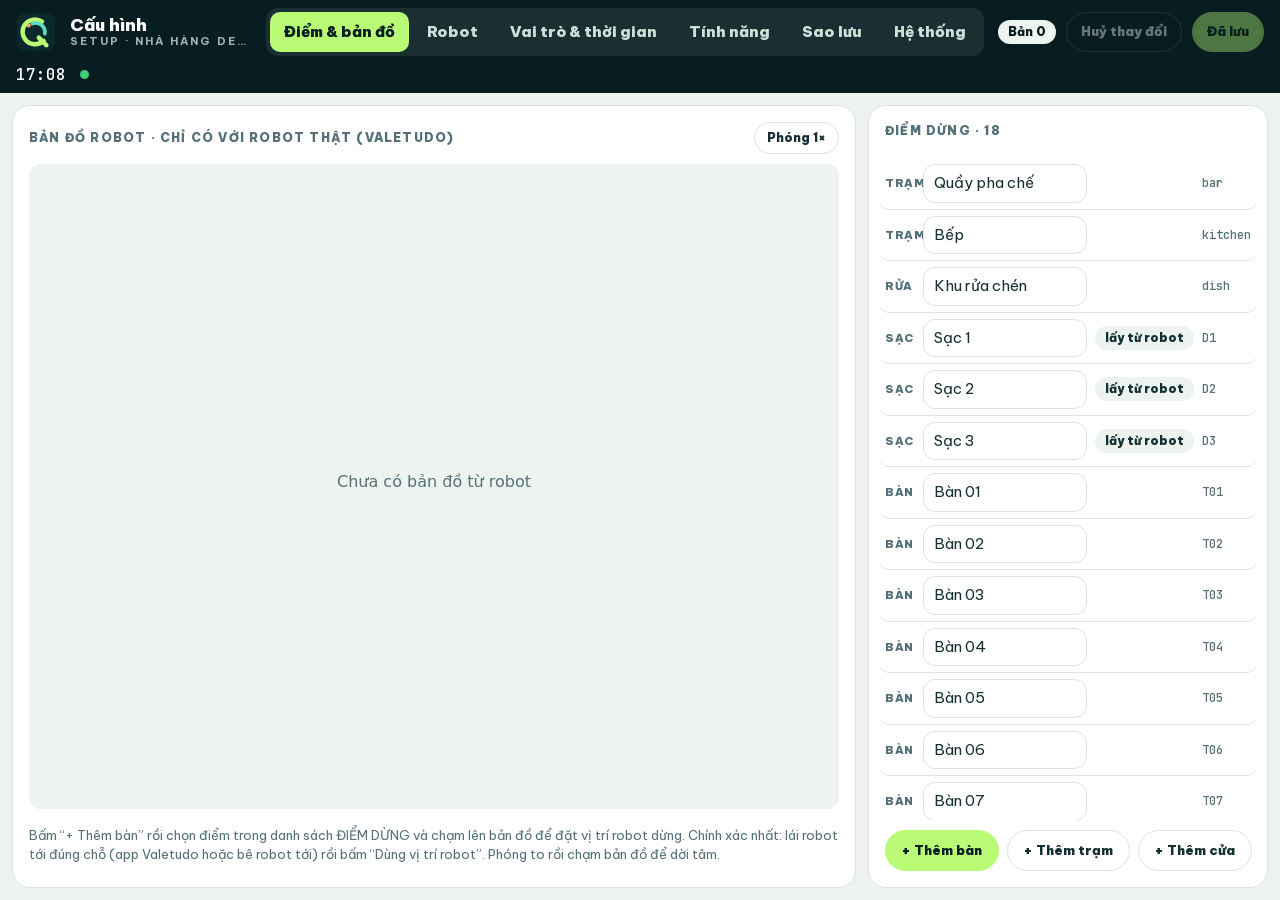
<file: demo/setup.html>
<!doctype html>
<html lang="vi"><head>
<meta charset="utf-8"><meta name="viewport" content="width=device-width,initial-scale=1">
<title>MEKONIQ Serve · Cấu hình</title>
<link rel="icon" href="logo.svg"><link rel="stylesheet" href="brand.css">
<style>
  /* Manager's config page (spec 4.5): every operational setting, saved live to the orchestrator (no site.json editing).
     Tabs in the app bar; each tab fits one screen, long lists scroll inside their card. */
  /* Lưu must stay on screen (.screen clips): the title, which carries the restaurant name, is cut short (…) first;
     if that is still too wide the buttons wrap to a second row. Wide screens look as before (title up to its own width). */
  .appbar { height: auto; min-height: 64px; flex-wrap: wrap; row-gap: 8px; padding-block: 8px; }
  .appbar .title { flex: 1 1 0; min-width: 120px; max-width: max-content; }
  .appbar .title b, .appbar .title small { overflow: hidden; text-overflow: ellipsis; }
  .appbar .seg.dark button { padding: 8px 14px; }
  .appbar .btn { min-height: 40px; padding: 8px 14px; border-color: #3c5f5c; color: var(--card); }
  .appbar .btn.primary { border-color: var(--mint); color: var(--deep); }
  .appbar .btn:disabled { opacity: .4; }
  .appbar .pill { color: var(--deep); }
  .strip .grow { white-space: pre-wrap; }

  .screen > .body { grid-template: minmax(0, 1fr) / minmax(0, 1fr); }
  .tab { display: grid; gap: 12px; min-height: 0; min-width: 0; overflow: auto; }
  .card { min-height: 0; }
  .col { display: flex; flex-direction: column; gap: 10px; }
  .id { font: 500 12px var(--mono); color: var(--muted); }
  .id.vi { font-family: var(--font); }
  input[type=number], select { border: 1px solid var(--line); background: var(--card); border-radius: 10px; padding: 8px 10px; min-height: 40px; }
  input[type=number] { width: 84px; }
  .seg.sm button { min-height: 38px; padding: 6px 12px; font-size: 13px; }
  .lbl { font-size: 12px; font-weight: 800; color: var(--muted); }

  /* Stepper with a typeable value: tapping the number edits it directly. */
  .stepper { flex: none; }
  .stepper input { width: 58px; min-height: 0; border: 0; padding: 0; background: transparent; text-align: right; font: 500 20px var(--mono); -moz-appearance: textfield; }
  .stepper input::-webkit-inner-spin-button, .stepper input::-webkit-outer-spin-button { -webkit-appearance: none; margin: 0; }
  .stepper .u { width: 22px; padding-left: 3px; font: 500 14px var(--mono); color: var(--muted); }

  /* Điểm & bản đồ: map card | 400px point list */
  #tab-points { grid-template: minmax(0, 1fr) / minmax(0, 1fr) 400px; overflow: hidden; }
  .maphead { display: flex; align-items: center; gap: 10px; flex-wrap: wrap; }
  .maphead .eyebrow { margin: 0; flex: 1; min-width: 0; }
  .mapbox { position: relative; flex: 1; min-height: 0; border-radius: 12px; overflow: hidden; background: var(--light); }
  .mapbox canvas { position: absolute; inset: 0; width: 100%; height: 100%; display: block; touch-action: manipulation; }
  .mapbox .warnmap { position: absolute; left: 10px; top: 10px; right: 10px; background: var(--accent); color: var(--alert-ink); border-radius: 10px; padding: 8px 12px; font-weight: 800; font-size: 13px; }
  .selrow { flex: none; display: flex; flex-wrap: wrap; align-items: center; gap: 8px 10px; min-height: 52px; }
  .selrow .who { flex: 1; min-width: 160px; }
  .selrow .who b { display: block; font-size: 17px; font-weight: 900; line-height: 1.2; }
  .selrow .ptpos { display: contents; }
  .arrows { display: flex; gap: 4px; }
  .arrows .btn.sm { width: 44px; min-height: 44px; padding: 0; font-size: 18px; }
  #mapHint { margin: 0; font-size: 13px; }
  #delPoint { margin-left: auto; }
  #delPoint:not(.armed) { border-color: var(--danger); color: var(--danger); }
  .list { flex: 1; min-height: 0; overflow: auto; margin: 0 -6px; display: grid; grid-template-columns: 40px minmax(0, 1fr) auto auto; align-content: start; }
  .list > p { grid-column: 1 / -1; }
  .row { grid-column: 1 / -1; display: grid; grid-template-columns: subgrid; gap: 8px; align-items: center; padding: 6px; border-radius: 10px; border-bottom: 1px solid var(--line); cursor: pointer; }
  .row.sel { background: var(--pill-ok); }
  .row.sel .pill.ok { background: var(--card); }
  .row .k { font-size: 11px; font-weight: 900; text-transform: uppercase; letter-spacing: .06em; color: var(--muted); }
  .row input[type=text] { padding: 7px 10px; }
  .foot { flex: none; display: flex; gap: 8px; }

  /* Robot: three robot cards | 300px battery column. More robots: the card area scrolls. */
  #tab-robots { grid-template: minmax(0, 1fr) / minmax(0, 1fr) 300px; overflow: hidden; }
  #robots { display: grid; gap: 12px; grid-template: minmax(0, 1fr) / repeat(3, minmax(0, 1fr)); min-height: 0; }
  #robots.many { grid-template: none / repeat(auto-fill, minmax(280px, 1fr)); grid-auto-rows: max-content; overflow: auto; }
  .rcard { overflow: auto; }
  .rhead { display: flex; align-items: center; gap: 10px; }
  .rhead .av { width: 40px; height: 40px; border-radius: 50%; background: var(--deep); color: var(--mint); display: grid; place-items: center; font-weight: 900; font-size: 14px; flex: none; }
  .rhead b { flex: 1; font-size: 17px; font-weight: 900; }
  .f { display: grid; gap: 4px; }
  .f .seg button { flex: 1; }
  .f small { color: var(--muted); font-size: 12px; }
  details.adv summary { cursor: pointer; font-weight: 800; font-size: 13px; padding: 6px 0; }
  .knob { display: grid; grid-template-columns: minmax(0, 1fr) 84px; gap: 8px; align-items: center; padding: 6px 0; border-top: 1px solid var(--line); }
  .knob .id { color: var(--ink); }
  .knob small { display: block; color: var(--muted); font-size: 12px; line-height: 1.35; }
  .knob input[type=text] { grid-column: 1 / -1; }
  .rcard .del { margin-top: auto; align-self: flex-start; }
  .bat { display: flex; flex-wrap: wrap; align-items: center; gap: 8px; padding: 8px 0; border-top: 1px solid var(--line); }
  .bat > div:first-child { flex: 1 1 140px; }
  .bat .stepper { margin-left: auto; }
  .bat small { display: block; color: var(--muted); font-size: 12px; line-height: 1.35; }
  #addRobot { border-style: dashed; border-width: 2px; min-height: 56px; }

  /* Vai trò & thời gian */
  #tab-roles { grid-template-columns: minmax(0, 1.2fr) minmax(0, 1fr); align-items: start; align-content: start; }
  .role { border: 1px solid var(--line); border-radius: 14px; padding: 10px 12px; display: grid; gap: 8px; }
  .role .rh { display: flex; align-items: center; gap: 10px; }
  .role .rr { display: flex; align-items: center; gap: 8px 12px; flex-wrap: wrap; }
  .role .rr label { margin-left: auto; display: flex; align-items: center; gap: 6px; }
  .trow { display: flex; align-items: center; justify-content: space-between; gap: 12px; padding: 8px 0; border-top: 1px solid var(--line); }
  .trow:first-of-type { border-top: 0; }
  .trow b { display: block; font-size: 15px; }
  .nrow { display: flex; gap: 8px; padding: 4px 0; }
  .nrow input, .nrow select { flex: 1; min-width: 0; }
  .trow small { display: block; color: var(--muted); font-size: 12px; }

  /* Sao lưu: one centred card */
  #tab-backup { place-content: center; }

  /* Tính năng (#features wraps the tab): feature choices | menu + bank. Each card scrolls inside. */
  #tab-features { grid-template: minmax(0, 1fr) / minmax(0, 1fr); }
  #features { display: grid; grid-template: minmax(0, 1fr) / minmax(0, 1fr) minmax(0, 1fr); gap: 12px; align-items: start; min-height: 0; }
  #features > * { max-height: 100%; min-height: 0; }
  #features .card { overflow: auto; }
  #payCard { flex: none; }
  .mtab { width: 100%; border-collapse: collapse; }
  .mtab td { padding: 3px 4px; } .mtab td:last-child { width: 1%; }
  .mtab input, .mtab select { width: 100%; min-width: 0; }
  .mtab input.id { font-family: var(--mono); max-width: 110px; } .mtab input[type=number] { max-width: 110px; }
  .feat { display: flex; align-items: center; gap: 10px; padding: 8px 0; border-top: 1px solid var(--line); }
  #payment label { display: grid; gap: 4px; font-size: 13px; color: var(--muted); }
  #payment img { max-width: 160px; border-radius: 12px; border: 1px solid var(--line); }
  .feat:first-of-type { border-top: 0; } .feat > div:first-child { flex: 1; min-width: 0; } .feat small { display: block; color: var(--muted); font-size: 12px; }
  .grp { margin: 14px 0 0; text-transform: uppercase; letter-spacing: .08em; }
  .why { display: flex; flex-wrap: wrap; align-items: center; gap: 4px 8px; margin-top: 4px; font-size: 12px; font-weight: 700; color: var(--warn-ink); }
  .why:empty { display: none; }
  #featNote { display: grid; gap: 8px; margin-bottom: 8px; }
  #featNote:empty { display: none; }
  #featNote .strip { border-radius: 12px; padding: 8px 12px; }
  #featNote ul { margin: 4px 0 0; padding-left: 18px; font-weight: 500; }
  #sysFeatures { display: grid; gap: 6px; margin-bottom: 12px; }
  .backup { width: min(640px, 100%); display: grid; gap: 14px; padding: 24px; }
  .backup h2 { margin: 0; font-size: 26px; font-weight: 900; }
  .backup p { margin: 0; }
  .backup .two { display: grid; grid-template-columns: 1fr 1fr; gap: 12px; }
  .backup .act { cursor: pointer; }
  #reset { justify-self: start; }

  /* Hệ thống (read-only): checks + Valetudo facts | server + real robots */
  #tab-system { grid-template-columns: minmax(0, 1fr) minmax(0, 1fr); gap: 16px; align-items: start; align-content: start; }
  #tab-system > .col { gap: 16px; }
  #sysOffline { grid-column: 1 / -1; border-radius: 12px; }
  .checks { display: grid; gap: 10px; }
  .chk { display: grid; grid-template-columns: 22px minmax(0, 1fr); gap: 8px; font-size: 14px; line-height: 1.35; }
  .chk .ic { font-weight: 900; text-align: center; }
  .chk small { display: block; margin-top: 2px; color: var(--muted); font-size: 12px; line-height: 1.45; }
  .chk code, .sysnote code { font: 500 12px var(--mono); }
  .checks .bad { color: var(--danger); font-weight: 700; }
  .checks .good { color: var(--green); font-weight: 700; }
  .checks .warn { color: var(--warn-ink); }
  .checks .info { color: var(--muted); }
  .checks .warn b, .checks .info b { color: var(--ink); }
  .stats { display: grid; grid-template-columns: 1fr 1fr; gap: 10px 16px; margin-top: 12px; }
  .stat { display: grid; gap: 2px; min-width: 0; }
  .stat b { font-size: 15px; overflow-wrap: anywhere; }
  .stat.big b { font: 500 30px var(--mono); }
  .stat b.id { font: 500 15px var(--mono); color: var(--ink); }
  .stat b.vi { font-family: var(--font); }
  .mqtt { margin: 0 0 6px; padding: 12px 14px; border-radius: 12px; background: var(--light); font: 500 15px/1.6 var(--mono); white-space: pre-wrap; user-select: all; }
  .sysnote { margin: 0 0 10px; }
  #ackIp { margin-top: 14px; }
  .rob { display: grid; gap: 4px; padding: 10px 0; border-top: 1px solid var(--line); }
  .rob:first-child { border-top: 0; padding-top: 0; }
  .rob .rhead { margin-bottom: 4px; }
  .kv { display: flex; justify-content: space-between; gap: 12px; font-size: 13px; }
  .kv > span:first-child { color: var(--muted); }
  .kv > span:last-child { text-align: right; overflow-wrap: anywhere; }
  .rob .btn { justify-self: start; margin-top: 6px; }

  @media (orientation: portrait), (max-width: 900px) {
    .appbar { height: auto; flex-wrap: wrap; row-gap: 8px; padding: 10px 12px; }
    .appbar .seg.dark { order: 9; flex: 1 0 100%; }
    .appbar .seg.dark button { flex: 1; }
    #tab-points { grid-template: minmax(0, 1.3fr) minmax(0, 1fr) / minmax(0, 1fr); }
    #tab-robots { grid-template: none / repeat(2, minmax(0, 1fr)); grid-auto-rows: minmax(0, 1fr); overflow: auto; }
    #robots, #robots.many { display: contents; }
    #tab-roles { grid-template-columns: minmax(0, 1fr); }
    #tab-features { display: block; }   /* the tab scrolls; rows take their content height */
    #features { grid-template: none / minmax(0, 1fr); }
    #features > * { max-height: none; }
    #menuCard { max-height: 50vh; }
    #tab-system { grid-template-columns: minmax(0, 1fr); }
  }
  :root[data-orient=portrait] .appbar { height: auto; flex-wrap: wrap; row-gap: 8px; padding: 10px 12px; }
  :root[data-orient=portrait] .appbar .seg.dark { order: 9; flex: 1 0 100%; }
  :root[data-orient=portrait] .appbar .seg.dark button { flex: 1; }
  :root[data-orient=portrait] #tab-points { grid-template: minmax(0, 1.3fr) minmax(0, 1fr) / minmax(0, 1fr); }
  :root[data-orient=portrait] #tab-robots { grid-template: none / repeat(2, minmax(0, 1fr)); grid-auto-rows: minmax(0, 1fr); overflow: auto; }
  :root[data-orient=portrait] #robots, :root[data-orient=portrait] #robots.many { display: contents; }
  :root[data-orient=portrait] #tab-roles { grid-template-columns: minmax(0, 1fr); }
  :root[data-orient=portrait] #tab-features { display: block; }
  :root[data-orient=portrait] #features { grid-template: none / minmax(0, 1fr); }
  :root[data-orient=portrait] #features > * { max-height: none; }
  :root[data-orient=portrait] #menuCard { max-height: 50vh; }
  :root[data-orient=portrait] #tab-system { grid-template-columns: minmax(0, 1fr); }
</style>
</head><body>
<div class="screen">
  <header id="bar"></header>
  <div id="strips" aria-live="assertive"></div>
  <main class="body">
    <section id="tab-points" class="tab" hidden>
      <div class="card col">
        <div class="maphead"><p class="eyebrow sm" id="mapTitle">Bản đồ robot</p><span id="robotPick" class="seg sm"></span><button class="btn sm" id="zoom">Phóng 1×</button></div>
        <div class="mapbox"><canvas id="vmap" width="1000" height="700"></canvas><div class="warnmap" id="mapWarn" hidden></div></div>
        <div class="selrow">
          <p class="muted" id="mapHint">Bấm “+ Thêm bàn” rồi chọn điểm trong danh sách ĐIỂM DỪNG và chạm lên bản đồ để đặt vị trí robot dừng. Chính xác nhất: lái robot tới đúng chỗ (app Valetudo hoặc bê robot tới) rồi bấm “Dùng vị trí robot”. Phóng to rồi chạm bản đồ để dời tâm.</p>
          <div class="selrow" id="pttools" hidden style="flex:1">
            <div class="who"><b id="selName"></b><span class="id" id="selXY"></span></div>
            <span class="ptpos" id="ptpos">
              <span class="arrows"><button class="btn sm" data-mv="-10,0" aria-label="Sang trái">←</button><button class="btn sm" data-mv="0,-10" aria-label="Lên">↑</button><button class="btn sm" data-mv="0,10" aria-label="Xuống">↓</button><button class="btn sm" data-mv="10,0" aria-label="Sang phải">→</button></span>
              <button class="btn sm dark" id="useRobot">Dùng vị trí robot</button>
              <button class="btn sm" id="probe">Chạy thử tới đây</button>
              <button class="btn sm warn" id="clearXY">Xoá vị trí</button>
            </span>
            <button class="btn sm" id="delPoint">Xoá điểm</button>
          </div>
        </div>
      </div>
      <div class="card col"><p class="eyebrow sm" id="ptCount">Điểm dừng</p><div class="list" id="points"></div>
        <div class="foot"><button class="btn primary" id="addTable">+ Thêm bàn</button><button class="btn" id="addStation">+ Thêm trạm</button><button class="btn" id="addEntrance">+ Thêm cửa</button></div></div>
    </section>
    <section id="tab-robots" class="tab" hidden>
      <div id="robots"></div>
      <div class="col">
        <div class="card"><p class="eyebrow sm">Pin</p><div id="battery"></div></div>
        <button class="btn" id="addRobot">+ Thêm robot</button>
      </div>
    </section>
    <section id="tab-roles" class="tab" hidden>
      <div class="card col"><p class="eyebrow sm">Vai trò · màn hình trạm</p><div class="col" id="roles"></div></div>
      <div class="col"><div class="card"><p class="eyebrow sm">Thời gian & khay</p><div id="timing"></div></div>
        <div class="card"><p class="eyebrow sm">Ghi chú nhanh · chip trên máy trạm</p>
          <p class="small muted sysnote">Chip chỉ là phím tắt để nhân viên nhập nhanh ghi chú cho chuyến giao, không phải chỉ dẫn đã được bếp tiếp nhận. Xoá hết để ẩn chip; nhân viên vẫn gõ được ghi chú tự do.</p><div id="notes"></div></div></div>
    </section>
    <section id="tab-features" class="tab" hidden><div id="features">
      <div class="card"><p class="eyebrow sm">Tính năng · theo cách nhà hàng phục vụ</p><div id="policy"></div></div>
      <div class="col"><div class="card" id="menuCard"><p class="eyebrow sm">Thực đơn · gọi món trên robot</p><div id="menu"></div></div>
        <div class="card col" id="payCard"><p class="eyebrow sm">Thanh toán · chuyển khoản VietQR</p><div class="col" id="payment"></div>
          <label class="btn sm">Tải ảnh QR tĩnh (khi không có Internet)<input type="file" id="qrUpload" accept="image/png,image/jpeg,image/webp" hidden></label></div></div>
    </div></section>
    <section id="tab-backup" class="tab" hidden><div class="card backup">
      <p class="eyebrow sm" style="margin:0">Sao lưu</p>
      <h2 id="info"></h2>
      <p class="muted" id="saved" hidden></p>
      <div class="two"><button class="act dark" id="download"><b>Tải xuống JSON</b></button>
        <label class="act outline"><b>Nhập JSON</b><input type="file" id="upload" accept="application/json" hidden></label></div>
      <button class="btn warn" id="reset">Khôi phục mặc định</button>
      <p class="small muted">Nhập JSON chỉ nạp vào trang này; bấm <b>Lưu</b> mới có hiệu lực. Khôi phục mặc định bị từ chối khi còn lệnh đang chạy.</p></div></section>
    <section id="tab-system" class="tab" hidden>
      <div class="strip" id="sysOffline" hidden><span class="kind">Hệ thống</span><span class="grow">Chỉ có khi chạy trên máy nhà hàng — bản web demo không có máy chủ, chỉ kiểm tra được cấu hình.</span></div>
      <div class="col">
        <div class="card"><p class="eyebrow sm">Kiểm tra</p><div class="checks" id="sysChecks"></div></div>
        <div class="card"><p class="eyebrow sm">Tính năng đang sử dụng</p><div id="sysFeatures"></div><button class="btn sm" id="manageFeatures">Quản lý tính năng</button></div>
        <div class="card" id="sysMqtt" hidden><p class="eyebrow sm">Điền vào Valetudo · Connectivity → MQTT</p><pre class="mqtt" id="mqttCfg"></pre>
          <p class="small sysnote">Password: xem <code>cat ~/robot/.mqtt-pass</code> trên điện thoại</p><button class="btn sm" id="copyMqtt">Chép</button></div>
      </div>
      <div class="col">
        <div class="card" id="sysServerCard" hidden><p class="eyebrow sm">Máy chủ</p><div id="sysServer"></div><button class="btn primary" id="ackIp" hidden>Đã cập nhật robot và QR</button></div>
        <div class="card"><p class="eyebrow sm">Robot thật</p><div id="sysRobots"></div></div>
      </div>
    </section>
  </main>
</div>
<div id="offline" hidden>Mất kết nối tới hệ thống điều phối — đang kết nối lại…</div>

<script src="lib/feature-policy.js"></script>
<script>window.module = { exports: {} };</script><script src="lib/site.js"></script><script>const SiteLib = module.exports;</script>
<script src="transport.js"></script><script src="common.js"></script><script src="vmap.js"></script>
<script>
const $ = id => document.getElementById(id);
let BY = 'Quản lý ca';
try { const s = JSON.parse(localStorage.getItem('mekoniq.station')); if (s && s.name) BY = s.name; } catch (e) {}
const clone = o => JSON.parse(JSON.stringify(o));
const KIND_VI = { table: 'Bàn', station: 'Trạm', dish: 'Rửa', dock: 'Sạc', entrance: 'Cửa' };
const HINT = {
  arriveCm: 'Dừng cách điểm ≤ bấy nhiêu cm thì coi là đã tới', nomoveSec: 'Sau lệnh mà chừng ấy giây robot chưa chạy → xét theo vị trí (rời dock chậm: tăng lên 20–30)',
  tripSec: 'Một chuyến chạy quá chừng ấy giây → bị chặn (lưới cuối)', retrySec: 'Bị chắn: thử đi tiếp sau bấy nhiêu giây', retryMax: 'Thử bấy nhiêu lần rồi mới báo trạm',
  stuckSec: 'Đang chạy mà đứng yên bấy nhiêu giây → coi là bị chắn', progressCm: 'Nhúc nhích ít hơn bấy nhiêu cm = đứng yên', acceptCm: 'Sau khi thử hết, dừng cách đích ≤ bấy nhiêu cm vẫn coi là đã tới (0 = tắt)',
};

// D = the draft being edited; it reaches the orchestrator on Lưu. dirty = differs from App.site.
let D = null, dirty = false, saving = false, tab = new URLSearchParams(location.search).get('tab') || 'points', sel = null, robotId = null;
let pendingSave = null, sentDraft = '';
let stale = false, err = '';   // strips under the app bar: another station saved / last save or import failed
const TABS = { points: 'Điểm & bản đồ', robots: 'Robot', roles: 'Vai trò & thời gian', features: 'Tính năng', backup: 'Sao lưu', system: 'Hệ thống' };
if (tab === 'guest') tab = 'features';   // old links: the tab was "Khách hàng"
if (!TABS[tab]) tab = 'points';
const valRobots = () => D.robots.filter(r => r.driver === 'valetudo');
const curRobot = () => valRobots().find(r => r.id === robotId) || valRobots()[0] || null;

$('bar').outerHTML = APPBAR({ title: 'Cấu hình', sub: 'Setup', home: 'station.html?view=mon',
  tabs: Object.entries(TABS).map(([id, label]) => ({ id, label, on: tab === id })),
  right: '<span class="pill" id="rev">…</span><button class="btn" id="revert" disabled>Huỷ thay đổi</button><button class="btn primary" id="save" disabled>Đã lưu</button>' });
startClock();

// A site migrated from the old format (App.migrated) can be saved unchanged: that writes it as version 2.
function setDirty(v) {
  dirty = v;
  $('save').disabled = !(dirty || App.migrated) || saving; $('revert').disabled = !dirty || saving;
  $('save').textContent = saving ? 'Đang lưu…' : dirty || App.migrated ? 'Lưu' : 'Đã lưu';
}
// 'ok' -> toast; 'err' -> red strip until the next save / dismiss; '' clears.
function msg(text, cls) { err = cls === 'err' ? text : ''; if (cls === 'ok') toast(text, 'ok'); strips(); }
function strips() {
  setHTML($('strips'), (stale ? '<div class="strip"><span class="kind">Cảnh báo</span><span class="grow">Máy khác vừa lưu cấu hình — bản anh/chị đang sửa đã cũ.</span><button class="btn sm dark" id="reload">Tải lại bản mới</button></div>' : '') +
    (err ? `<div class="strip error"><span class="kind">Lỗi</span><span class="grow">${esc(err)}</span><button class="btn sm dark" data-act="ack">Đã biết</button></div>` : ''));
}
function load() { D = clone(App.site); saving = false; pendingSave = null; sentDraft = ''; setDirty(false); stale = false; strips(); sel = null; render(); }

function render() {
  if (!D) return;
  $('rev').textContent = 'Bản ' + (App.site.rev || 0);
  document.querySelector('.appbar .title small').textContent = 'Setup · ' + (App.site.name || '');
  for (const b of document.querySelectorAll('.appbar [data-tab]')) b.setAttribute('aria-pressed', b.dataset.tab === tab);
  for (const k of Object.keys(TABS)) $('tab-' + k).hidden = tab !== k;
  if (tab === 'points') renderPoints();
  if (tab === 'robots') renderRobots();
  if (tab === 'roles') renderRoles();
  if (tab === 'features') renderFeatures();
  if (tab === 'backup') renderBackup();
  healthPolling(tab === 'system');
  if (tab === 'system') renderSystem();
}
// "− n +" around a typeable number input; the buttons write through the input's own 'input' handler (same dirty path).
const stepper = (attr, v, d, lo, hi, unit = '') => `<div class="stepper"><button type="button" data-d="${-d}" aria-label="Giảm">−</button><input type="number" ${attr} min="${lo}" max="${hi}" value="${esc(v)}"><span class="u">${unit}</span><button type="button" data-d="${d}" aria-label="Tăng">+</button></div>`;
document.addEventListener('click', e => {
  const b = e.target.closest('.stepper [data-d]'); if (!b) return;
  const i = b.parentNode.querySelector('input');
  i.value = Math.min(+i.max, Math.max(+i.min, (Number(i.value) || 0) + +b.dataset.d));
  i.dispatchEvent(new Event('input', { bubbles: true }));
});

// ---- Points ----
function renderPoints() {
  const order = ['station', 'entrance', 'dish', 'dock', 'table'];
  const R = valRobots(), r = curRobot();
  $('robotPick').innerHTML = R.length > 1 ? R.map(x => `<button data-robot="${esc(x.id)}" aria-pressed="${r && r.id === x.id}">${esc(x.id)}</button>`).join('') : '';
  $('mapTitle').textContent = r ? `Bản đồ robot ${r.id} · chạm để đặt điểm đang chọn` : 'Bản đồ robot · chỉ có với robot thật (Valetudo)';
  const ids = order.flatMap(kind => Object.keys(D.points).filter(k => D.points[k].kind === kind).sort());
  $('ptCount').textContent = 'Điểm dừng · ' + ids.length;
  const h = ids.map(id => {
    const p = D.points[id], pt = r && r.valetudo.points[id];
    const where = p.kind === 'dock' ? '<span class="pill">lấy từ robot</span>' : !r ? '<span></span>' : pt ? '<span class="pill ok">● đã định vị</span>' : '<span class="pill warn">○ chưa định vị</span>';
    return `<div class="row ${sel === id ? 'sel' : ''}" data-pt="${id}"><span class="k">${KIND_VI[p.kind] || p.kind}</span><input type="text" value="${esc(p.name)}" data-name="${id}" aria-label="Tên">${where}<span class="id">${id}</span></div>`;
  }).join('') + (Object.values(D.points).some(p => p.kind === 'table') ? '' : '<p class="small muted" style="margin:8px 6px">Chưa có bàn nào — bấm “+ Thêm bàn”.</p>');
  setHTML($('points'), h);
  drawMap();
}

$('points').addEventListener('input', e => { const id = e.target.dataset.name; if (id) { D.points[id].name = e.target.value; setDirty(true); } });
$('points').addEventListener('click', e => {
  const row = e.target.closest('[data-pt]');
  if (e.target.tagName === 'INPUT') {   // typing a name also selects the point (no re-render, so the input keeps focus)
    if (row && sel !== row.dataset.pt) { sel = row.dataset.pt; for (const x of $('points').querySelectorAll('.row')) x.classList.toggle('sel', x.dataset.pt === sel); drawMap(); }
    return;
  }
  if (row) { sel = sel === row.dataset.pt ? null : row.dataset.pt; renderPoints(); }
});
// The dish area and a robot's dock cannot be deleted; a role whose home it was gets none.
const keep = id => D.points[id].kind === 'dish' || D.robots.some(r => r.dock === id);
$('delPoint').onclick = () => {
  const id = sel; if (!id || !D.points[id] || keep(id)) return;
  armed('del-' + id, () => {
    delete D.points[id]; for (const r of valRobots()) delete r.valetudo.points[id]; for (const r of D.roles) if (r.home === id) r.home = null;
    if ((D.service || {}).requestStation === id) D.service.requestStation = null;
    if (sel === id) sel = null; setDirty(true); render();
  }, render);
};
$('robotPick').onclick = e => { const b = e.target.closest('[data-robot]'); if (b) { robotId = b.dataset.robot; renderPoints(); pollMap(); } };
$('addTable').onclick = () => { const t = SiteLib.nextTable(D); D.points[t.id] = { name: t.name, kind: 'table' }; sel = t.id; setDirty(true); render(); };
const addPoint = (kind, what, eg) => () => {
  const id = prompt(`Mã ${what} (chữ/số, ví dụ ${eg}):`); if (!id) return;
  if (!SiteLib.ID.test(id) || D.points[id]) return toast('Mã không hợp lệ hoặc đã có', 'warn');
  const name = prompt(`Tên ${what}:`, id) || id;
  D.points[id] = { name, kind }; sel = id; setDirty(true); render();
};
$('addStation').onclick = addPoint('station', 'trạm', 'bar2');
$('addEntrance').onclick = addPoint('entrance', 'cửa đón khách', 'door');

// ---- Map (Task 11: canvas, teach by robot position, probe) ----
let vm = null, mapT = 0, zoom = 1, lastMap = null, tapAt = null, mapPoll = 0;
const mapKey = r => r ? r.id + '|' + r.valetudo.topic : '';
const hasCurrentMap = r => lastMap && r && lastMap.robot === r.id && lastMap.topic === r.valetudo.topic;
function drawMap() {
  const r = curRobot(), p = sel && D.points[sel];
  if (lastMap && !hasCurrentMap(r)) { lastMap = null; mapT = 0; if (vm) vm.setMap(null); }   // another robot's map: never shown or taught in its frame
  // Selected-point row replaces the hint; positioning tools only for a Valetudo robot and a point the robot doesn't report itself.
  $('pttools').hidden = !p; $('mapHint').hidden = !!p;
  $('ptpos').hidden = !(p && r && p.kind !== 'dock');
  if (p) {
    const pt = r && r.valetudo.points[sel], k = 'del-' + sel;
    $('selName').textContent = p.name;
    const xy = p.kind !== 'dock' && r && pt;
    $('selXY').textContent = p.kind === 'dock' ? 'lấy từ robot' : !r ? '' : xy ? `x ${pt.x} · y ${pt.y} cm` : 'chưa định vị — chạm lên bản đồ';
    $('selXY').classList.toggle('vi', !xy);   // JetBrains Mono has no Vietnamese glyphs: mono for coordinates only
    $('delPoint').disabled = keep(sel);
    $('delPoint').textContent = isArmed(k) ? 'Xoá điểm?' : 'Xoá điểm';
    $('delPoint').classList.toggle('armed', isArmed(k));
    if (r) {
      const live = App.state && App.state.robots.find(x => x.id === r.id);
      $('useRobot').disabled = !(live && live.pos);
      $('probe').disabled = !(pt && live && robotStatus(live)[0] === 'Sẵn sàng');
    }
  }
  if (!vm) return;
  if (!r) return vm.draw({});
  const live = App.state && App.state.robots.find(x => x.id === r.id);
  const points = {};
  for (const [id, p] of Object.entries(D.points)) if (r.valetudo.points[id]) points[id] = { ...r.valetudo.points[id], name: p.name, kind: p.kind, sel: sel === id };
  vm.setZoom(zoom, sel && points[sel] ? points[sel] : tapAt || (live && live.pos));
  vm.draw({ points, robots: live && live.pos ? [{ id: r.id, ...live.pos, tone: robotStatus(live)[1], ring: live.halt === 'blocked' || live.nav === 'wait' }] : [], charger: lastMap && lastMap.charger });
  const ref = r.valetudo.mapRef;
  $('mapWarn').hidden = !(lastMap && ref && ref.size && (ref.size.x !== lastMap.size.x || ref.size.y !== lastMap.size.y));
  $('mapWarn').textContent = 'Bản đồ robot có thể đã vẽ lại — kiểm tra lại các điểm';
}
async function pollMap() {
  const r = curRobot(), key = mapKey(r), poll = ++mapPoll;
  if (!r) return;
  try {
    const res = await fetch('/api/map/' + encodeURIComponent(r.id), { cache: 'no-store' });
    const m = res.ok ? await res.json() : null;
    if (poll !== mapPoll || mapKey(curRobot()) !== key) return;   // robot switched meanwhile: its own poll is on the way
    if (!m || m.topic !== r.valetudo.topic) { lastMap = null; mapT = 0; vm.setMap(null); drawMap(); $('mapHint').textContent = 'Chưa nhận được bản đồ từ robot ' + r.id + ' — kiểm tra MQTT và “Provide map data” trong Valetudo.'; return; }
    if (!hasCurrentMap(r) || m.t !== mapT) { mapT = m.t; lastMap = { ...m, robot: r.id }; vm.setMap(lastMap); }
    drawMap();
  } catch (e) {}
}
function setXY(x, y) {
  const r = curRobot(); if (!r || !sel || !hasCurrentMap(r) || D.points[sel].kind === 'dock') return;   // no map: no frame to place in; a dock comes from the robot
  r.valetudo.points[sel] = { x: Math.max(0, Math.round(x)), y: Math.max(0, Math.round(y)) };
  setDirty(true); renderPoints();
}
document.querySelector('#pttools .arrows').onclick = e => {
  const b = e.target.closest('[data-mv]'); const r = curRobot();
  if (!b || !r || !sel || !r.valetudo.points[sel]) return;
  const [dx, dy] = b.dataset.mv.split(',').map(Number), p = r.valetudo.points[sel];
  setXY(p.x + dx, p.y + dy);
};
$('useRobot').onclick = () => { const r = curRobot(), live = App.state && App.state.robots.find(x => x.id === r.id); if (live && live.pos) setXY(live.pos.x, live.pos.y); };
$('clearXY').onclick = () => { const r = curRobot(); if (r && sel) { delete r.valetudo.points[sel]; setDirty(true); renderPoints(); } };
$('probe').onclick = () => { const r = curRobot(), p = r && r.valetudo.points[sel]; if (p) { send({ type: 'probe', robot: r.id, x: p.x, y: p.y, by: BY }); toast(`${r.id} chạy thử tới ${D.points[sel].name}`); } };
$('zoom').onclick = () => { zoom = zoom % 3 + 1; $('zoom').textContent = `Phóng ${zoom}×`; drawMap(); };

// ---- Robots ----
function renderRobots() {
  const docks = Object.keys(D.points).filter(k => D.points[k].kind === 'dock');
  const knobs = Object.keys(SiteLib.KNOBS).length + 1;
  $('robots').classList.toggle('many', D.robots.length > 3);
  setHTML($('robots'), D.robots.map((r, i) => `<div class="card col rcard" data-robot-i="${i}">
    <div class="rhead"><span class="av">${esc(r.id)}</span><b>Robot ${esc(r.id)}</b><span class="pill" data-conn="${i}"></span></div>
    <label class="f"><span class="lbl">Mã robot</span><input type="text" data-k="id" value="${esc(r.id)}"></label>
    <label class="f"><span class="lbl">Trạm sạc</span><select data-k="dock">${docks.map(d => `<option value="${d}" ${r.dock === d ? 'selected' : ''}>${esc(D.points[d].name)}</option>`).join('')}</select></label>
    <div class="f"><span class="lbl">Loại</span><div class="seg sm"><button data-drv="valetudo" aria-pressed="${r.driver === 'valetudo'}">Robot thật</button><button data-drv="sim" aria-pressed="${r.driver !== 'valetudo'}">Giả lập</button></div></div>
    ${r.driver === 'valetudo' ? `<label class="f"><span class="lbl">Topic MQTT</span><input type="text" class="id" data-k="topic" value="${esc(r.valetudo.topic || '')}" placeholder="valetudo/TenRobot"><small>Valetudo → Connectivity → MQTT: &lt;prefix&gt;/&lt;identifier&gt;</small></label>
      <details class="adv"><summary>Nâng cao · ${knobs} thông số</summary>` +
      Object.entries(SiteLib.KNOBS).map(([k, [d, lo, hi]]) => `<label class="knob"><div><span class="id">${k}</span><small>${HINT[k]}</small></div><input type="number" data-k="${k}" min="${lo}" max="${hi}" value="${r.valetudo[k] ?? ''}" placeholder="${d}"></label>`).join('') +
      `<label class="knob"><div><span class="id">retryErr</span><small>Lỗi Valetudo khớp mẫu này được thử lại (regex)</small></div><input type="text" class="id" data-k="retryErr" value="${esc(r.valetudo.retryErr ?? '')}" placeholder="${SiteLib.RETRY_ERR}"></label></details>` : ''}
    <button class="btn sm warn del ${isArmed('delr-' + i) ? 'armed' : ''}" data-delr="${i}">${isArmed('delr-' + i) ? 'Xoá?' : 'Xoá robot'}</button></div>`).join(''));
  conn();
  setHTML($('battery'), `<div class="bat"><div><b>Pin yếu</b><small>Dưới mức này: xong việc về sạc, không nhận việc</small></div>${stepper('data-t="lowBattery"', D.timing.lowBattery, 5, 5, 95, '%')}</div>
    <div class="bat"><div><b>Pin đủ</b><small>Từ mức này robot nhận việc lại</small></div>${stepper('data-t="chargedBattery"', D.timing.chargedBattery, 5, 5, 95, '%')}</div>`);
}
// Connection pill from the live state; updated in place so typing in a card is never interrupted.
function conn() {
  for (const el of document.querySelectorAll('[data-conn]')) {
    const r = D.robots[+el.dataset.conn], live = r && App.state && App.state.robots.find(x => x.id === r.id);
    const [t, c] = !r || r.driver !== 'valetudo' ? ['Giả lập', 'go'] : live && !live.offline ? ['Đã kết nối', 'ok'] : ['Mất kết nối', 'danger'];
    el.textContent = t; el.className = 'pill ' + c;
  }
}
$('tab-robots').addEventListener('input', e => {
  const t = e.target, g = t.closest('[data-robot-i]');
  if (t.dataset.t) { D.timing[t.dataset.t] = t.value; setDirty(true); return; }
  if (!g) return;
  const r = D.robots[+g.dataset.robotI], k = t.dataset.k;
  if (k === 'id' || k === 'dock') r[k] = t.value.trim();
  else if (k === 'topic' || k === 'retryErr') r.valetudo[k] = t.value;
  else r.valetudo[k] = t.value;
  setDirty(true);
});
$('robots').addEventListener('click', e => {
  const g = e.target.closest('[data-robot-i]'), drv = e.target.closest('[data-drv]');
  if (g && drv) {
    const r = D.robots[+g.dataset.robotI];
    if (drv.dataset.drv === 'valetudo') { if (r.driver === 'valetudo') return; r.driver = 'valetudo'; r.valetudo = r.valetudo || { topic: '', points: {} }; }
    else { if (r.driver !== 'valetudo') return; delete r.driver; }   // r.valetudo stays in the draft (tapping back restores it); normalize drops it on save
    setDirty(true); return render();
  }
  const b = e.target.closest('[data-delr]'); if (!b) return;
  armed('delr-' + b.dataset.delr, () => { D.robots.splice(+b.dataset.delr, 1); setDirty(true); render(); }, render);
});
$('addRobot').onclick = () => {
  let n = D.robots.length + 1; while (D.robots.some(r => r.id === 'R' + n)) n++;
  const dock = Object.keys(D.points).find(k => D.points[k].kind === 'dock');
  // A simulator site (web demo) gets another simulated robot, a real site a Valetudo one.
  D.robots.push({ id: 'R' + n, dock, ...(!hasSim() && { driver: 'valetudo', valetudo: { topic: '', points: {} } }) }); setDirty(true); render();
};

// ---- Roles & timing ----
const SCREENS = { deliver: 'Giao món', bus: 'Thu dọn', summon: 'Gọi robot' };
function renderRoles() {
  const homes = Object.keys(D.points).filter(k => ['station', 'dish'].includes(D.points[k].kind));
  setHTML($('roles'), D.roles.map((r, i) => `<div class="role" data-role-i="${i}"><div class="rh"><input type="text" data-k="name" value="${esc(r.name)}" aria-label="Tên vai trò"><span class="id">${esc(r.id)}</span></div>
    <div class="rr"><span class="lbl">Màn mặc định</span><div class="seg sm">${Object.entries(SCREENS).map(([k, t]) => `<button data-rtab="${k}" aria-pressed="${r.tab === k}">${t}</button>`).join('')}</div>
    <label><span class="lbl">Vị trí</span><select data-k="home"><option value="">— không có —</option>${homes.map(h => `<option value="${h}" ${r.home === h ? 'selected' : ''}>${esc(D.points[h].name)}</option>`).join('')}</select></label></div></div>`).join(''));
  const T = { loadSec: ['Chờ xếp đồ tại trạm', 'Quá giờ huỷ lệnh', 10], handoffSec: ['Chờ khách nhận món', 'Quá giờ mang về', 10], remindSec: ['Nhắc khách mỗi', '', 5], standbySec: ['Robot được gọi tới chờ tối đa', '', 30] };
  setHTML($('timing'), Object.entries(T).map(([k, [t, s, d]]) => `<div class="trow"><div><b>${t}</b>${s ? `<small>${s}</small>` : ''}</div>${stepper(`data-t="${k}"`, D.timing[k], d, 0, 3600, 's')}</div>`).join('') +
    `<div class="trow"><div><b>Số khay trên robot</b></div>${stepper('data-trays="1"', D.trays, 1, 1, 8)}</div>`);
  D.notes = D.notes || [...SiteLib.NOTES];
  setHTML($('notes'), (D.notes.length ? '' : '<p class="small muted">Không có chip — nhân viên gõ ghi chú tự do.</p>') +
    D.notes.map((n, i) => `<div class="nrow"><input type="text" maxlength="24" data-note="${i}" value="${esc(n)}" aria-label="Ghi chú ${i + 1}">
    <button class="btn sm" data-delnote="${i}" aria-label="Xoá ghi chú">✕</button></div>`).join('') +
    `<button class="btn sm" id="addNote" ${D.notes.length >= 8 ? 'disabled' : ''}>+ Thêm</button>`);
}
$('notes').addEventListener('click', e => {
  const d = e.target.closest('[data-delnote]');
  if (d) D.notes.splice(+d.dataset.delnote, 1);
  else if (e.target.id === 'addNote') D.notes.push('');
  else return;
  setDirty(true); renderRoles();
});
$('tab-roles').addEventListener('input', e => {
  const t = e.target, g = t.closest('[data-role-i]');
  if (t.dataset.t) D.timing[t.dataset.t] = t.value;
  else if (t.dataset.trays) D.trays = t.value;
  else if (t.dataset.note) D.notes[+t.dataset.note] = t.value;
  else if (g) D.roles[+g.dataset.roleI][t.dataset.k] = t.value || null;
  setDirty(true);
});
$('roles').addEventListener('click', e => {
  const b = e.target.closest('[data-rtab]'), g = b && b.closest('[data-role-i]');
  if (g) { D.roles[+g.dataset.roleI].tab = b.dataset.rtab; setDirty(true); renderRoles(); }
});

// ---- Tính năng: feature policy (spec §8), menu, bank ----
// What the manager reads; the JSON keys never show.
const FEATURES = {
  busRobot: ['Thu dọn từ robot', 'Nhân viên tạo chuyến thu dọn ngay trên màn robot. Thu dọn tạo từ trạm luôn có.'],
  callStaff: ['Gọi nhân viên', 'Nút trên trang QR và màn robot, báo về trạm nhận yêu cầu.'],
  requestBill: ['Yêu cầu tính tiền', 'Khách báo muốn tính tiền; nhân viên chuẩn bị phiếu tại trạm.'],
  order: ['Gọi món trên robot', 'Đơn gửi tới bếp/quầy theo thực đơn; nhân viên vẫn tạo chuyến giao.'],
  pay: ['Thanh toán QR trên robot', 'Chỉ mở QR khi có phiếu tính tiền do nhân viên xác nhận. Khách báo đã chuyển chưa phải đã thu.'],
  guide: ['Dẫn khách tới bàn', 'Nhân viên chọn bàn và xác nhận trước khi robot chạy.'],
};
const PRESETS = { 'table-service': 'Phục vụ tại bàn, trả sau', 'counter-prepaid': 'Đặt/trả trước tại quầy', buffet: 'Buffet, gọi hỗ trợ tại bàn', custom: 'Tự cấu hình' };
const CANCEL_VI = { request: ['Báo nhân viên', 'Khách bấm “Báo nhầm món / Cần hỗ trợ”; robot giữ nguyên chuyến, nhân viên xem rồi thu hồi nếu cần.'],
  direct: ['Khách tự gửi trả', 'Khách bấm “Yêu cầu mang món về” và xác nhận hai lần; robot bỏ điểm giao đó. Không phải hoàn tiền.'] };
// Readiness reason -> [where it is fixed: '#field' on this tab or a tab key, button text].
const FIX = { 'no-table': ['points', 'Thêm bàn'], 'no-start': ['points', 'Thêm trạm/cửa'], 'no-dish': ['points', 'Xem điểm rửa chén'],
  'no-request-station': ['#reqStation', 'Chọn trạm'], 'no-bank': ['#payCard', 'Nhập tài khoản'], 'no-staff-verification': ['#payCard', 'Xem thanh toán'],
  'no-item': ['#menuCard', 'Sửa thực đơn'], 'bad-price': ['#menuCard', 'Sửa thực đơn'], 'bad-category': ['#menuCard', 'Sửa thực đơn'], 'bad-station': ['#menuCard', 'Sửa thực đơn'] };
const fix = code => code !== 'no-robot-route' ? FIX[code] : D.robots.some(r => r.driver === 'valetudo') ? ['points', 'Định vị bàn'] : ['robots', 'Xem robot'];
const featState = r => !r.enabled ? ['Đã tắt', ''] : r.ready ? ['Đang bật', 'ok'] : ['Chưa đủ điều kiện', 'warn'];
const profileVi = s => PRESETS[s.serviceProfile] || PRESETS.custom;
const cancelVi = s => (CANCEL_VI[s.customerCancel] || CANCEL_VI.request)[0];
const stationVi = s => { const id = (s.service || {}).requestStation; return id ? (s.points[id] || {}).name || id : 'Chưa chọn'; };

function renderFeatures() {
  D.menu = D.menu || { cats: [], items: [] };
  renderPolicy();
  const P = D.payment = D.payment || { bank: '', account: '', name: '' };
  setHTML($('payment'), [['bank', 'Mã ngân hàng (VCB, TCB, MB…)'], ['account', 'Số tài khoản'], ['name', 'Tên chủ tài khoản']].map(([k, t]) =>
    `<label>${t}<input type="text" data-pay="${k}" value="${esc(P[k] || '')}"${k === 'account' ? ' inputmode="numeric"' : ''}></label>`).join('') +
    (P.qr ? `<div class="nrow"><img src="${esc(P.qr)}" alt="QR tĩnh"><button class="btn sm" id="qrDel">Xoá ảnh QR</button></div>` : ''));
  const M = D.menu, stations = Object.keys(D.points).filter(k => D.points[k].kind === 'station');
  const inp = (path, v, cls = '', type = 'text') => `<input type="${type}" class="${cls}" data-m="${path}" value="${esc(v ?? '')}">`;
  setHTML($('menu'), `<table class="mtab"><tr class="muted small"><td>Mã</td><td>Danh mục</td><td>English</td><td>Trạm làm</td><td></td></tr>
    ${M.cats.map((c, i) => `<tr><td>${inp(`cats.${i}.id`, c.id, 'id')}</td><td>${inp(`cats.${i}.vi`, c.vi)}</td><td>${inp(`cats.${i}.en`, c.en)}</td>
      <td><select data-m="cats.${i}.station">${stations.map(st => `<option value="${st}" ${(c.station || SiteLib.firstStation(D)) === st ? 'selected' : ''}>${esc(D.points[st].name)}</option>`).join('')}</select></td>
      <td><button class="btn sm" data-mdel="cats.${i}" aria-label="Xoá danh mục">✕</button></td></tr>`).join('')}</table>
    <button class="btn sm" data-madd="cats">+ Thêm danh mục</button>
    <table class="mtab"><tr class="muted small"><td>Mã</td><td>Món</td><td>English</td><td>Giá (đ)</td><td>Danh mục</td><td></td></tr>
    ${M.items.map((it, i) => `<tr><td>${inp(`items.${i}.id`, it.id, 'id')}</td><td>${inp(`items.${i}.vi`, it.vi)}</td><td>${inp(`items.${i}.en`, it.en)}</td>
      <td>${inp(`items.${i}.price`, it.price, '', 'number')}</td>
      <td><select data-m="items.${i}.cat">${M.cats.map(c => `<option value="${esc(c.id)}" ${it.cat === c.id ? 'selected' : ''}>${esc(c.vi)}</option>`).join('')}</select></td>
      <td><button class="btn sm" data-mdel="items.${i}" aria-label="Xoá món">✕</button></td></tr>`).join('')}</table>
    <button class="btn sm primary" data-madd="items" ${M.cats.length ? '' : 'disabled'}>+ Thêm món</button>`);
}
// Rows are rebuilt only when stations / robots / notes change; switches, pills and reasons are updated in place,
// so a toggle keeps its focus and typing in the menu re-checks readiness without losing the cursor.
function renderPolicy() {
  const stations = Object.keys(D.points).filter(k => D.points[k].kind === 'station'), n = (D.notes || SiteLib.NOTES).length;
  const row = k => `<div class="feat"><div><b>${FEATURES[k][0]}</b><small>${FEATURES[k][1]}</small><div class="why" data-why="${k}"></div></div>
    <span class="pill" data-pill="${k}"></span><label class="switch"><input type="checkbox" data-feat="${k}" aria-label="${FEATURES[k][0]}"><i></i></label></div>`;
  setHTML($('policy'), `<div id="featNote"></div>
    <div class="nrow"><select id="preset" aria-label="Mô hình phục vụ">${Object.entries(PRESETS).map(([k, t]) => `<option value="${k}">${t}</option>`).join('')}</select><button class="btn sm" id="applyPreset">Áp dụng gợi ý</button></div>
    <p class="small muted" style="margin:0">Gợi ý chỉ thay các lựa chọn bên dưới trong bản nháp; không đổi thực đơn, ngân hàng, robot hay ghi chú. <span id="profile"></span></p>
    <section><p class="lbl grp">Nhân viên</p>${row('busRobot')}
      <div class="feat"><div><b>Ghi chú nhanh</b><small>${n ? n + ' chip' : 'Không có chip'} trên máy trạm · chỉ là phím tắt nhập ghi chú</small></div><button class="btn sm" data-go="roles">Sửa ở Vai trò & thời gian</button></div></section>
    <section><p class="lbl grp">Khách tại bàn</p>
      <div class="feat"><div><b>Trạm nhận yêu cầu</b><small>Gọi nhân viên, tính tiền và thanh toán báo về trạm này</small></div>
        <select id="reqStation"><option value="">Chưa chọn</option>${stations.map(s => `<option value="${esc(s)}">${esc(D.points[s].name)}</option>`).join('')}</select></div>
      ${row('callStaff')}${row('requestBill')}
      <div class="feat"><div><b>Khách trả/huỷ món</b><small id="cancelHint"></small></div><div class="seg sm">${Object.entries(CANCEL_VI).map(([k, [t]]) => `<button data-cancel="${k}">${t}</button>`).join('')}</div></div>
      ${row('order')}${row('pay')}</section>
    <section><p class="lbl grp">Đón khách</p>${row('guide')}
      ${D.robots.map(r => `<div class="kv"><span>Robot ${esc(r.id)} · ${r.driver === 'valetudo' ? 'robot thật' : 'giả lập'}</span><span>${FeaturePolicy.capabilities(r).speedControl ? 'Có nút đi chậm' : 'Không chỉnh được tốc độ'}</span></div>`).join('')}</section>`);
  const q = s => $('policy').querySelector(s);
  for (const k of Object.keys(FEATURES)) {
    const r = FeaturePolicy.readiness(D, k), [t, c] = featState(r), p = q(`[data-pill="${k}"]`);
    q(`[data-feat="${k}"]`).checked = r.enabled;
    p.textContent = t; p.className = 'pill ' + c;
    setHTML(q(`[data-why="${k}"]`), !r.enabled || r.ready ? '' : r.reasons.map(x => {
      const [to, b] = fix(x.code) || [];
      return `<span>${esc(x.text)}</span>${to ? `<button class="btn sm" data-go="${to}">${b}</button>` : ''}`;
    }).join(''));
  }
  $('reqStation').value = (D.service || {}).requestStation || '';
  $('preset').value = PRESETS[D.serviceProfile] ? D.serviceProfile : 'custom';   // the current profile (picking another only changes on Áp dụng gợi ý)
  for (const b of $('policy').querySelectorAll('[data-cancel]')) b.setAttribute('aria-pressed', D.customerCancel === b.dataset.cancel);
  $('cancelHint').textContent = (CANCEL_VI[D.customerCancel] || CANCEL_VI.request)[1];
  $('profile').textContent = 'Đang chọn: ' + profileVi(D) + '.';
  const diff = dirty ? policyDiff() : [];
  setHTML($('featNote'), (App.migrated ? '<div class="strip"><span class="kind">Cấu hình cũ</span><div class="grow">Cấu hình cũ đã được chuyển sang dạng mới — kiểm tra Trạm nhận yêu cầu rồi bấm Lưu</div><button class="btn sm dark" data-go="#reqStation">Xem trạm</button></div>' : '') +
    (dirty ? `<div class="strip"><div class="grow"><b>Bản nháp — chưa áp dụng.</b> Bấm Lưu để áp dụng cho mọi máy.${diff.length ? `<ul>${diff.map(d => `<li>${esc(d)}</li>`).join('')}</ul>` : ''}</div></div>` : ''));
}
// The draft's feature choices that differ from the saved site, "label: before → after" (until Lưu or Huỷ thay đổi).
function policyDiff() {
  const S = App.site, out = [], onOff = (s, k) => ((s.features || {})[k] === true ? 'Bật' : 'Tắt');
  const add = (t, a, b) => { if (a !== b) out.push(`${t}: ${a} → ${b}`); };
  add('Mô hình phục vụ', profileVi(S), profileVi(D));
  for (const k of Object.keys(FEATURES)) add(FEATURES[k][0], onOff(S, k), onOff(D, k));
  add('Khách trả/huỷ món', cancelVi(S), cancelVi(D));
  add('Trạm nhận yêu cầu', stationVi(S), stationVi(D));
  return out;
}
// "Áp dụng gợi ý": only the draft changes (spec §4.2); nothing is sent before Lưu.
function applyPreset(name) {
  const p = FeaturePolicy.preset(name);
  Object.assign(D, { serviceProfile: p.serviceProfile, features: { ...D.features, ...p.features }, customerCancel: p.customerCancel });
  setDirty(true); renderFeatures();
}
// Reason links: '#id' focuses a field of this tab, anything else opens that tab.
function goTo(to) {
  if (to[0] !== '#') return showTab(to);
  const el = document.querySelector(to), f = el.matches('input, select') ? el : el.querySelector('input, select, button');
  el.scrollIntoView({ block: 'nearest' }); if (f) f.focus();
}
$('tab-features').addEventListener('input', e => {
  const t = e.target;
  if (t.dataset.feat) { D.features[t.dataset.feat] = t.checked; D.serviceProfile = 'custom'; }
  else if (t.id === 'reqStation') D.service = { ...D.service, requestStation: t.value || null };
  else if (t.dataset.pay) D.payment[t.dataset.pay] = t.value;
  else if (t.dataset.m) { const [list, i, k] = t.dataset.m.split('.'); D.menu[list][+i][k] = k === 'price' ? Number(t.value) : t.value; }
  else return;
  setDirty(true); renderPolicy();
});
$('tab-features').addEventListener('click', e => {
  const del = e.target.closest('[data-mdel]'), add = e.target.closest('[data-madd]'), go = e.target.closest('[data-go]'), cancel = e.target.closest('[data-cancel]');
  if (go) return goTo(go.dataset.go);
  if (e.target.id === 'applyPreset') return applyPreset($('preset').value);
  if (cancel) { if (D.customerCancel === cancel.dataset.cancel) return; D.customerCancel = cancel.dataset.cancel; D.serviceProfile = 'custom'; }
  else if (e.target.id === 'qrDel') delete D.payment.qr;
  else if (del) { const [list, i] = del.dataset.mdel.split('.'); D.menu[list].splice(+i, 1); }
  else if (add) {
    const list = add.dataset.madd, n = D.menu[list].length + 1;
    D.menu[list].push(list === 'cats' ? { id: 'dm' + n, vi: '', en: '', station: SiteLib.firstStation(D) } : { id: 'mon' + n, cat: D.menu.cats[0].id, vi: '', en: '', price: 0 });
  } else return;
  setDirty(true); renderFeatures();
});

$('qrUpload').onchange = e => {
  const f = e.target.files[0]; e.target.value = '';
  if (!f) return;
  if (f.size > 150 * 1024) return msg('Ảnh QR quá lớn (> 150 KB) — chụp/cắt nhỏ lại', 'err');
  const rd = new FileReader();
  rd.onload = () => { D.payment.qr = rd.result; setDirty(true); renderFeatures(); };
  rd.readAsDataURL(f);
};

// ---- Backup ----
function renderBackup() {
  const S = App.site, lastLog = App.state && App.state.log.find(l => /cấu hình/.test(l.text));
  $('info').textContent = `Đang chạy bản ${S.rev || 0}`;
  $('saved').textContent = S.by && S.savedAt ? `Lưu lần cuối bởi ${S.by} lúc ${clock(S.savedAt)}` : lastLog ? `${lastLog.text} lúc ${clock(lastLog.t)}` : '';
  $('saved').hidden = !$('saved').textContent;
}
$('download').onclick = () => {
  const a = document.createElement('a');
  a.href = URL.createObjectURL(new Blob([JSON.stringify(App.site, null, 2)], { type: 'application/json' }));
  a.download = `site-${(App.site.name || 'mekoniq').replace(/[^\w-]+/g, '_')}-${new Date().toISOString().slice(0, 10)}.json`;
  a.click(); URL.revokeObjectURL(a.href);
};
$('upload').onchange = async e => {
  const f = e.target.files[0]; e.target.value = '';   // so the same file can be picked again after fixing it
  if (!f) return;
  if (f.size > SiteLib.MAX_BYTES) return msg('Tệp quá lớn (> 512 KB)', 'err');
  try {
    const parsed = JSON.parse(await f.text());
    const { site: norm, errors } = SiteLib.normalize(parsed, App.site);
    if (errors.length) return msg('Tệp không hợp lệ: ' + errors.join('; '), 'err');
    D = norm; D.rev = App.site.rev; setDirty(true); render(); msg('Đã nạp tệp — bấm Lưu để áp dụng', 'ok');
  } catch (err) { msg('Tệp không đọc được (không phải JSON)', 'err'); }
};
$('reset').onclick = () => armed('reset', () => { if (!$('offline').hidden) return msg('Mất kết nối — chưa khôi phục.', 'err'); pendingSave = saveId(); sentDraft = JSON.stringify(D); saving = true; setDirty(true); send({ type: 'siteReset', requestId: pendingSave, by: BY }); }, () => { $('reset').textContent = isArmed('reset') ? 'Chạm lần nữa để khôi phục' : 'Khôi phục mặc định'; $('reset').classList.toggle('armed', isArmed('reset')); });

// ---- Hệ thống (read-only): GET /api/health every 3 s + App.site / App.state ----
let health = null, healthErr = false, healthTimer = null;
async function pollHealth() {
  try {
    const res = await fetch('/api/health', { cache: 'no-store' });
    const h = res.ok ? await res.json().catch(() => null) : null;
    if (h && h.server) { health = h; healthErr = false; }
    // No report yet and no endpoint: static web demo. Polling goes on: a Node-RED deploy re-creating its routes 404s too.
    else if (res.status !== 503) healthErr = !health;
  } catch (e) {}   // server unreachable: #offline says so; keep the last report
  if (tab === 'system') renderSystem();
}
// Polls only while the tab is shown.
function healthPolling(on) {
  if (on && !healthTimer) { healthTimer = setInterval(pollHealth, 3000); pollHealth(); }
  if (!on && healthTimer) { clearInterval(healthTimer); healthTimer = null; }
}
const realRobots = () => App.site.robots.filter(r => r.driver === 'valetudo');
const tableIds = () => Object.keys(App.site.points).filter(k => App.site.points[k].kind === 'table');
const liveOf = id => App.state && App.state.robots.find(x => x.id === id);
const ipv4 = w => w && w.ips.find(i => /^\d+\.\d+\.\d+\.\d+$/.test(i));
// Spec table §5, most severe first. text / hint are HTML (dynamic parts escaped).
function checks() {
  const h = health, out = [], add = (level, text, hint = '') => out.push({ level, text, hint });
  const R = realRobots(), hr = id => (h && h.robots[id]) || {}, ip = h && h.server.ip;
  if (h && h.server.ipChanged) {
    const from = esc(h.server.ipChanged.from), to = esc(h.server.ipChanged.to);
    add('error', `IP điện thoại đã đổi từ ${from} sang ${to}. Robot và mã QR vẫn trỏ về ${from}.`, `1. Valetudo → Connectivity → MQTT → Host = ${to}. 2. Mở lại trang trên tablet. 3. In lại QR. Rồi bấm <b>Đã cập nhật robot và QR</b>.`);
  }
  if (R.length && h && h.mqtt.link === false) add('error', 'Broker MQTT trong máy không chạy. Robot thật không điều khiển được.', 'Termux: <code>mosquitto -c ~/robot/mosquitto.conf -d</code>');
  for (const r of R) {
    const live = liveOf(r.id), seen = hr(r.id).seenAt;
    if (live && live.offline) add('error', `${esc(r.id)} mất kết nối${seen ? ' ' + ago(seen) : ''}.`, `Robot còn bật? Cùng Wi-Fi? Host MQTT trong Valetudo = ${ip ? esc(ip) : 'IP điện thoại'}?`);
  }
  for (const r of R) if (hr(r.id).online && hr(r.id).mapAt === 0) add('warn', `${esc(r.id)} chưa gửi bản đồ.`, 'Valetudo → Connectivity → MQTT → bật "Provide map data".');
  for (const r of R) {
    const miss = tableIds().filter(t => !(r.valetudo.points || {})[t]).sort();
    if (miss.length) add('warn', `${esc(r.id)} chưa định vị ${miss.length} bàn: ${esc(miss.slice(0, 8).join(', '))}${miss.length > 8 ? '…' : ''}.`, 'Tab Điểm & bản đồ → định vị.');
  }
  for (const r of R) { const w = hr(r.id).wifi; if (w && w.signal !== null && w.signal < -70) add('warn', `${esc(r.id)} sóng Wi-Fi yếu (${w.signal} dBm).`, 'Robot dễ rớt khi đi xa router.'); }
  if (R.length && h && h.mqtt.clients !== null && h.mqtt.clients < 1 + Object.values(h.robots).filter(x => x.online).length)
    add('info', `Số kết nối tới broker thấp hơn dự kiến (${h.mqtt.clients}).`, 'Chỉ để tham khảo.');
  if (dirty) add('info', 'Có thay đổi chưa lưu.');
  if (h && h.server.firstRun) add('info', 'Chưa thể biết IP có cố định không.', 'Đặt IP cố định cho máy này trên router (DHCP reservation).');
  return out.length ? out : [{ level: 'ok', text: 'Mọi thứ bình thường', hint: '' }];
}
const CHK = { error: ['bad', '✕'], warn: ['warn', '!'], info: ['info', 'i'], ok: ['good', '✓'] };
function renderChecks() {
  setHTML($('sysChecks'), checks().map(c => `<div class="chk ${CHK[c.level][0]}"><span class="ic">${CHK[c.level][1]}</span><div><b>${c.text}</b>${c.hint ? `<small>${c.hint}</small>` : ''}</div></div>`).join(''));
}
// Saved config (App.site), not the draft; changed only in the Tính năng tab.
function renderSysFeatures() {
  const S = App.site, kv = (k, v) => `<div class="kv"><span>${k}</span><span>${v}</span></div>`;
  setHTML($('sysFeatures'), kv('Mô hình phục vụ', profileVi(S)) + Object.keys(FEATURES).map(k => {
    const r = FeaturePolicy.readiness(S, k, App.map), [t, c] = featState(r);
    return kv(FEATURES[k][0], `<span class="pill ${c}">${t}</span>`) + (r.enabled && !r.ready ? `<div class="why">${esc(r.reasons.map(x => x.text).join(' · '))}</div>` : '');
  }).join('') + kv('Khách trả/huỷ món', cancelVi(S)) + kv('Trạm nhận yêu cầu', esc(stationVi(S))));
}
$('manageFeatures').onclick = () => showTab('features');
function renderSystem() {
  const h = health;
  renderChecks();
  renderSysFeatures();
  $('sysOffline').hidden = !healthErr;
  $('sysServerCard').hidden = $('sysMqtt').hidden = !h;
  $('ackIp').hidden = !(h && h.server.ipChanged);
  if (h) {
    const s = h.server, up = s.uptimeSec, dur = up >= 3600 ? `${Math.floor(up / 3600)} giờ ${Math.floor(up % 3600 / 60)} phút` : `${Math.floor(up / 60)} phút`;
    const stat = (k, v, cls = '') => `<div class="stat ${cls}"><span class="lbl">${k}</span>${v}</div>`;
    setHTML($('sysServer'), stat('IP hiện tại · cổng', s.ip ? `<b>${esc(s.ip)}:${s.port}</b>` : '<b class="vi">không rõ</b>', 'big') +
      `<div class="stats">${stat('Tablet này đang dùng', `<b class="id">${esc(location.host)}</b>`)}${stat('IP lần trước', `<b class="id">${esc(s.lastIp || '—')}</b>`)}${stat('Chạy liên tục', `<b>${dur}</b>`)}</div>`);
    const cfg = `${realRobots().length ? '' : 'Không sử dụng trong cấu hình hiện tại.\n'}MQTT: ${h.mqtt.link ? 'đã kết nối' : 'mất kết nối'}\nHost: ${h.mqtt.host || '?'}\nPort: ${h.mqtt.port}\nUsername: ${h.mqtt.user}`;
    if ($('mqttCfg').textContent !== cfg) $('mqttCfg').textContent = cfg;
  }
  const R = realRobots(), T = tableIds();
  setHTML($('sysRobots'), !R.length ? '<p class="muted" style="margin:0">Site này chỉ có robot mô phỏng</p>' : R.map(r => {
    const x = (h && h.robots[r.id]) || {}, live = liveOf(r.id), on = live && !live.offline, w = x.wifi, ip = ipv4(w);
    const kv = (k, v) => `<div class="kv"><span>${k}</span><span>${v}</span></div>`;
    return `<div class="rob"><div class="rhead"><span class="av">${esc(r.id)}</span><b>Robot ${esc(r.id)}</b><span class="pill ${on ? 'ok' : 'danger'}">${on ? 'Đã kết nối' : 'Mất kết nối'}</span></div>` +
      kv('Topic MQTT', `<span class="id">${esc(r.valetudo.topic || '—')}</span>`) +
      kv('Trạng thái', x.status ? esc(x.status) + (x.battery != null ? ` · pin ${x.battery} %` : '') : 'không rõ') +
      kv('Nhận tin cuối', x.seenAt ? ago(x.seenAt) + ' trước' : 'chưa') +
      kv('Bản đồ cuối', x.mapAt ? ago(x.mapAt) + ' trước' : 'chưa') +
      kv('Wi-Fi robot', w ? [ip, w.ssid, w.signal !== null && w.signal + ' dBm'].filter(Boolean).map(esc).join(' · ') || 'không rõ' : 'không rõ') +
      kv('Bàn đã định vị', `${T.filter(t => (r.valetudo.points || {})[t]).length} / ${T.length}`) +
      (ip ? `<a class="btn sm" href="http://${esc(ip)}" target="_blank" rel="noopener">Mở Valetudo ↗</a>` : '') + '</div>';
  }).join(''));
}
$('ackIp').onclick = async () => { try { await fetch('/api/health/ack', { method: 'POST' }); } catch (e) {} setTimeout(pollHealth, 700); };   // the report is rebuilt on the next 0.5 s tick
// http:// page: no navigator.clipboard, so select the block and use the legacy copy command.
$('copyMqtt').onclick = () => {
  const rg = document.createRange(), s = getSelection(); rg.selectNodeContents($('mqttCfg')); s.removeAllRanges(); s.addRange(rg);
  let ok = false; try { ok = document.execCommand('copy'); } catch (e) {}
  toast(ok ? 'Đã chép' : 'Chọn chữ rồi chép tay', ok ? 'ok' : 'warn');
};

// ---- Save / revert / tabs ----
const saveId = () => Date.now().toString(36) + '-' + Array.from(crypto.getRandomValues(new Uint32Array(4)), n => n.toString(36)).join('-');
$('save').onclick = () => {
  if (!$('offline').hidden) return msg('Mất kết nối — chưa lưu. Bấm Lưu khi có kết nối lại.', 'err');   // send() would drop it
  const r = curRobot();
  if (hasCurrentMap(r)) r.valetudo.mapRef = { size: lastMap.size, ...(lastMap.charger && { charger: lastMap.charger }) };   // to notice a re-mapped robot later
  msg(''); pendingSave = saveId(); sentDraft = JSON.stringify(D); saving = true; setDirty(true); send({ type: 'siteSave', site: D, requestId: pendingSave, by: BY });
};
$('revert').onclick = () => load();
addEventListener('beforeunload', e => { if (dirty) e.preventDefault(); });   // the logo link leaves the page
$('strips').onclick = e => { if (e.target.id === 'reload') load(); if (e.target.dataset.act === 'ack') msg(''); };
function showTab(t) {
  tab = t;
  const q = new URLSearchParams(location.search); q.set('tab', tab); history.replaceState(null, '', '?' + q);
  render();
}
document.querySelector('.appbar .seg').onclick = e => { const b = e.target.closest('[data-tab]'); if (b) showTab(b.dataset.tab); };

connect(m => {
  if (m.type === 'site') {
    if (!D || !dirty) load();
    else if (m.site.rev === D.rev) { if (saving) { saving = false; setDirty(true); msg('Chưa lưu — mất kết nối. Bấm Lưu lần nữa.', 'err'); } }   // the hello after a reconnect: nothing changed, our save never arrived
    else if (saving && pendingSave && m.site.saveRequestId === pendingSave) {
      if (JSON.stringify(D) === sentDraft) load();
      else { D.rev = m.site.rev; saving = false; pendingSave = null; setDirty(true); } // preserve edits made while the request was in flight
      msg(dirty ? 'Đã lưu bản đã gửi — còn thay đổi mới chưa lưu.' : 'Đã lưu cấu hình', 'ok');
    }   // our save, acknowledged
    else if (saving) { saving = false; setDirty(true); stale = true; msg('Chưa lưu — cấu hình trên máy chủ vừa đổi (mất kết nối hoặc máy khác lưu). Tải lại rồi sửa lại.', 'err'); }
    else { stale = true; strips(); }
    if (!robotId && curRobot()) robotId = curRobot().id;
    if (!vm && typeof VMap === 'function') { vm = VMap($('vmap'), { fit: true, onTap: (x, y, hitId) => { if (hitId && !sel) { sel = hitId; renderPoints(); } else if (sel) setXY(x, y); else { tapAt = { x, y }; drawMap(); } } }); vm.resize(); drawMap(); pollMap(); setInterval(pollMap, 10000); }
  }
  if (m.type === 'event' && typeof m.text === 'string' && m.text.startsWith('Không lưu')) { saving = false; setDirty(dirty); msg(m.text, 'err'); }
  if (m.type === 'state') { if (tab === 'points') drawMap(); if (tab === 'robots') conn(); if (tab === 'backup') renderBackup(); if (tab === 'system') renderChecks(); }
});
</script>
</body></html>
</file>
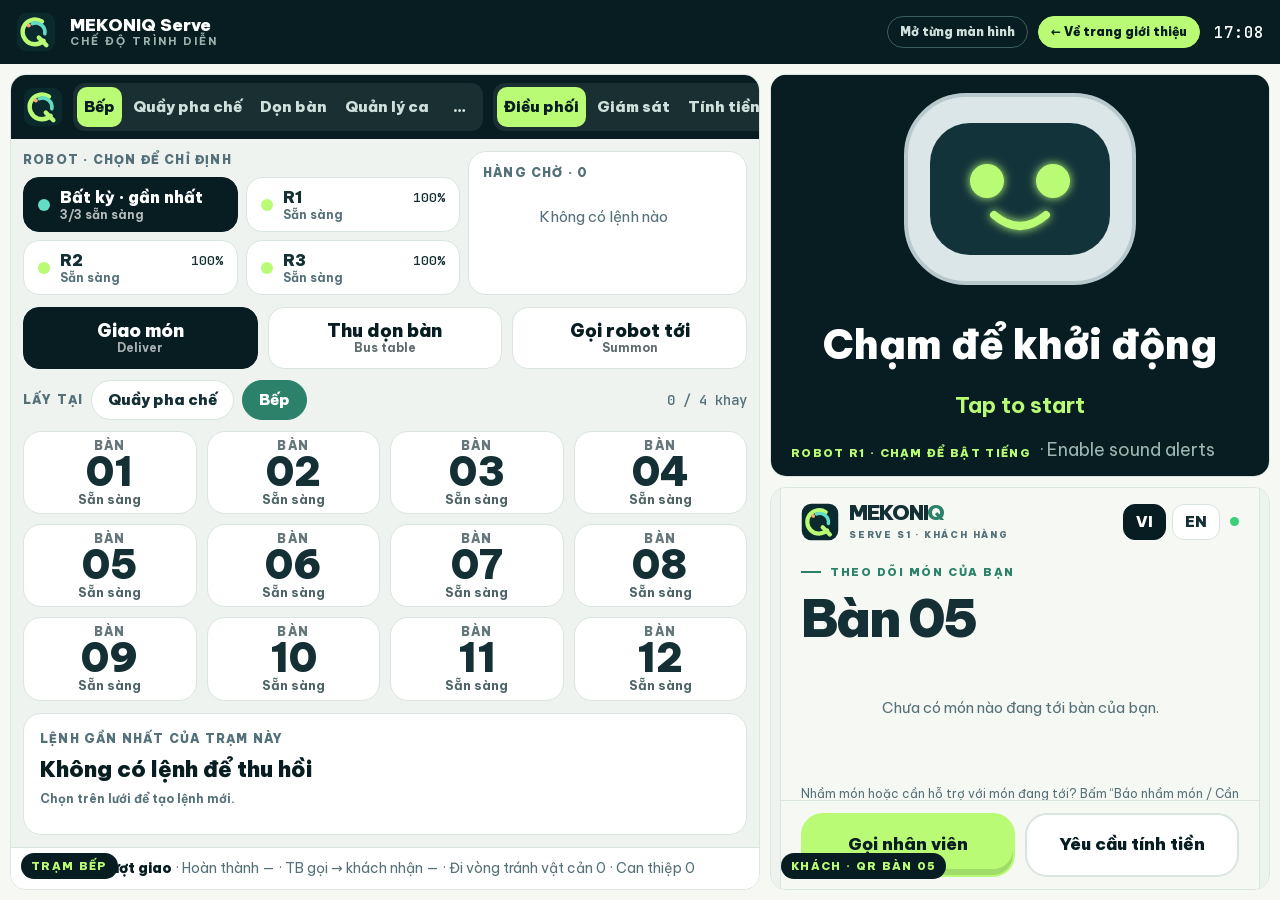
<file: demo/showcase.html>
<!doctype html>
<html lang="vi"><head>
<meta charset="utf-8"><meta name="viewport" content="width=device-width,initial-scale=1">
<title>MEKONIQ Serve · Trình diễn</title>
<meta name="description" content="Bếp, robot và khách hàng trên cùng một màn hình — demo MEKONIQ Serve S1 chạy hoàn toàn trong trình duyệt.">
<link rel="icon" href="logo.svg"><link rel="stylesheet" href="brand.css">
<style>
  body { height: 100vh; height: 100dvh; display: flex; flex-direction: column; }
  .stage { flex: 1; min-height: 0; display: grid; gap: 10px; padding: 10px; grid-template-columns: minmax(0, 1.5fr) minmax(320px, 1fr); grid-template-rows: 1fr 1fr; }
  .pane { position: relative; border: 1px solid var(--line); border-radius: 16px; overflow: hidden; background: var(--card); min-height: 0; }
  .pane.main { grid-row: span 2; }
  .pane iframe { width: 100%; height: 100%; border: 0; display: block; }
  .tag { position: absolute; left: 10px; bottom: 10px; z-index: 2; background: var(--deep); color: var(--mint); font-size: 11px; font-weight: 900;
    letter-spacing: .12em; text-transform: uppercase; padding: 5px 10px; border-radius: 999px; pointer-events: none; }
  .appbar .lnk.go { background: var(--mint); border-color: var(--mint); color: var(--deep); }
  .tag a { pointer-events: auto; color: inherit; }
  @media (max-width: 600px) { .appbar { height: auto; flex-wrap: wrap; row-gap: 8px; padding: 10px 12px; } }
  @media (max-width: 860px) {
    body { height: auto; }
    .stage { grid-template-columns: 1fr; grid-template-rows: none; }
    .pane, .pane.main { grid-row: auto; height: 85vh; }
  }
</style>
</head><body>
<div id="bar"></div>
<main class="stage">
  <div class="pane main"><iframe src="station.html?role=bep" title="Màn hình trạm bếp"></iframe><span class="tag">Trạm bếp</span></div>
  <div class="pane"><iframe src="robot.html?robot=R1" title="Màn hình trên robot R1"></iframe><span class="tag">Robot R1 · chạm để bật tiếng</span></div>
  <div class="pane"><iframe src="table.html?t=T05" title="Trang khách Bàn 05"></iframe><span class="tag">Khách · QR Bàn 05</span></div>
</main>
<script src="common.js"></script>
<script>
document.getElementById('bar').innerHTML = APPBAR({ title: 'MEKONIQ Serve', sub: 'Chế độ trình diễn',
  right: '<a class="lnk" href="index.html">Mở từng màn hình</a><a class="lnk go" href="../index.html">← Về trang giới thiệu</a>' });
document.getElementById('conn').remove(); startClock();   // no engine in this page, so no connection dot
</script>
</body></html>
</file>
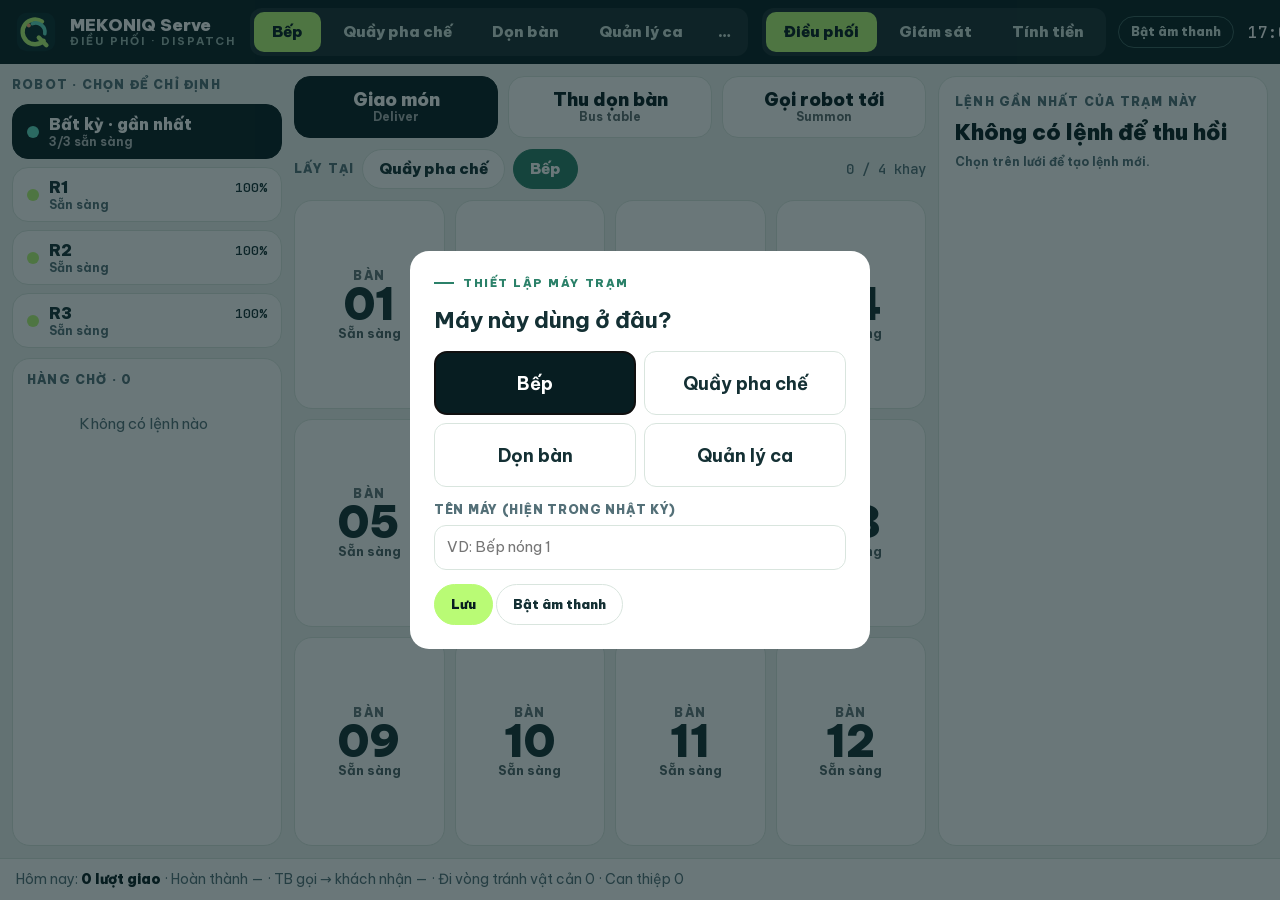
<file: demo/station.html>
<!doctype html>
<html lang="vi" data-theme="light"><head>
<meta charset="utf-8"><meta name="viewport" content="width=device-width,initial-scale=1">
<title>MEKONIQ Serve · Trạm</title>
<link rel="icon" href="logo.svg"><link rel="stylesheet" href="brand.css">
<style>
  /* Dispatch board (spec 4.2): app bar, alert strips, 3 columns (robots + queue | task, pick, tables | order preview), KPI line. One screen, no page scroll. */
  html, body { height: 100%; }
  .appbar .title { flex: none; }
  .appbar .right { gap: 12px; }
  #monLinks { display: flex; gap: 8px; }
  /* Monitor / billing: no role picker on the bar (room for the links); the role still applies (log name, sounds). */
  .screen:is([data-v=mon], [data-v=bill]) #roleSeg { display: none; }
  #roleSeg .more { padding: 8px 12px; }
  #strips { flex: none; max-height: 30vh; overflow: auto; }

  .desk { grid-template: minmax(0, 1fr) / 270px minmax(0, 1fr) 330px; }
  .side, .mid { display: flex; flex-direction: column; gap: 10px; min-height: 0; min-width: 0; }
  .side > .eyebrow.sm { margin: 0; }
  .robots { display: grid; gap: 8px; }
  .rbtn { display: grid; grid-template-columns: auto minmax(0, 1fr) auto; align-items: center; gap: 0 10px; padding: 9px 14px; border: 1.5px solid var(--line); border-radius: 16px; background: var(--card); color: var(--ink); text-align: left; line-height: 1.25; }
  .rbtn i { width: 12px; height: 12px; border-radius: 50%; grid-row: span 2; }
  .rbtn b { font-size: 16px; font-weight: 900; white-space: nowrap; overflow: hidden; text-overflow: ellipsis; }
  .rbtn .bt { font: 500 13px var(--mono); }
  .rbtn small { grid-column: 2 / -1; font-size: 12px; font-weight: 700; color: var(--gray); white-space: nowrap; overflow: hidden; text-overflow: ellipsis; }
  .rbtn[aria-pressed="true"] { background: var(--deep); border-color: var(--deep); color: var(--card); }
  .rbtn[aria-pressed="true"] small { color: inherit; opacity: .7; }
  .queue { flex: 1; min-height: 0; display: flex; flex-direction: column; padding: 12px 14px; }
  .queue h3 { margin: 0 0 4px; font-size: 12px; font-weight: 900; letter-spacing: .1em; text-transform: uppercase; color: var(--gray); }
  .queue ol { flex: 1; min-height: 0; overflow: auto; margin: 0; padding: 0; list-style: none; }
  .queue li { display: grid; grid-template-columns: minmax(0, 1fr) auto; align-items: center; gap: 0 8px; padding: 8px 0; border-bottom: 1px solid var(--line); }
  .queue li:last-child { border-bottom: 0; }
  .queue li b { font-size: 14px; font-weight: 900; white-space: nowrap; overflow: hidden; text-overflow: ellipsis; }
  .queue li small { font-size: 12px; font-weight: 700; color: var(--gray); white-space: nowrap; overflow: hidden; text-overflow: ellipsis; }
  .queue li small.warn { color: var(--warn-ink); } .queue li small.danger { color: var(--danger); } .queue li small.go { color: var(--green); }
  .queue li > :is(button, .lock, .qa) { grid-row: 1 / span 2; grid-column: 2; }
  .queue .qa { display: flex; gap: 6px; align-items: center; }
  .rt { min-height: 40px; padding: 0 10px; border: 1.5px solid var(--line); border-radius: 12px; background: var(--card); color: var(--deep); font: 800 13px var(--font); }
  .rt[aria-pressed=true] { background: var(--deep); border-color: var(--deep); color: var(--mint); }
  #pvSend .rts { display: flex; gap: 8px; flex-wrap: wrap; }
  .tt:disabled { opacity: .35; }
  .queue li .pill { padding: 0 6px; font-size: 11px; vertical-align: 2px; margin-right: 4px; }
  .queue .x { min-width: 40px; height: 40px; padding: 0 8px; border: 1.5px solid var(--pill-danger); border-radius: 12px; background: var(--card); color: var(--danger); font-weight: 900; }
  .queue .x.armed { background: var(--danger); border-color: var(--danger); color: var(--card); animation: pulse 1s infinite; }
  .queue .lock { font-size: 18px; }
  .queue .empty { padding: 20px 0; }

  .tasks { display: grid; grid-template-columns: repeat(3, minmax(0, 1fr)); gap: 10px; }
  .task { min-height: 62px; display: flex; flex-direction: column; align-items: center; justify-content: center; border: 1.5px solid var(--line); border-radius: 16px; background: var(--card); color: var(--deep); line-height: 1.15; }
  .task b { font-size: 18px; font-weight: 900; } .task small { font-size: 12px; font-weight: 700; opacity: .65; }
  .task[aria-pressed="true"] { background: var(--deep); border-color: var(--deep); color: var(--card); }
  .pickrow { display: flex; align-items: center; gap: 8px; min-height: 42px; white-space: nowrap; }
  .pickrow .lbl { font-size: 12px; font-weight: 900; letter-spacing: .1em; text-transform: uppercase; color: var(--gray); }
  .pickrow .txt { font-weight: 800; color: var(--ink); }
  .pickrow .cnt { margin-left: auto; font: 500 14px var(--mono); color: var(--gray); }
  .pickrow .cnt.vi { font-family: var(--font); }
  .chip { min-height: 40px; padding: 7px 16px; border: 1.5px solid var(--line); border-radius: 999px; background: var(--card); font-weight: 800; white-space: nowrap; }
  .chip[aria-pressed="true"] { background: var(--green); border-color: var(--green); color: var(--card); }
  #grid { --cols: 4; flex: 1; }
  .tt.spot b { font-size: 22px; padding: 4px 0; }

  .pv { display: flex; flex-direction: column; gap: 12px; min-height: 0; overflow: hidden; }
  #pvHead, #pvOpts { display: flex; flex-direction: column; gap: 8px; }
  /* Alert strips eat height: the notes area shrinks and scrolls, the send buttons always stay whole. */
  #pvHead { flex: none; }
  #pvOpts { flex: 0 1 auto; min-height: 0; overflow: auto; }
  .pv .eyebrow.sm { margin: 0; }
  .pv h2 { margin: 0; font-size: 22px; font-weight: 900; line-height: 1.2; color: var(--deep); overflow-wrap: anywhere; }
  .pv .rl { margin: 0; font-weight: 700; color: var(--gray); }
  .pv .rl .pill { margin-left: 6px; }
  .slots { display: grid; grid-template-columns: repeat(4, minmax(0, 1fr)); gap: 6px; }
  .slot { padding: 6px 4px; border-radius: 12px; background: var(--light); color: var(--gray); text-align: center; line-height: 1.1; }
  .slot span { display: block; font-size: 11px; font-weight: 900; letter-spacing: .1em; }
  .slot b { font-size: 18px; font-weight: 900; }
  .slot.on { background: var(--deep); color: var(--mint); }
  .notes { display: flex; flex-wrap: wrap; gap: 6px; }
  .notes .chip { min-height: 36px; padding: 5px 12px; font-size: 13px; }
  .notes .chip[aria-pressed="true"] { background: var(--deep); border-color: var(--deep); color: var(--mint); }
  #note { min-height: 40px; }
  .urg { display: flex; align-items: center; gap: 10px; padding: 8px 12px; border: 1.5px solid var(--line); border-radius: 14px; line-height: 1.2; cursor: pointer; }
  .urg input { width: 22px; height: 22px; flex: none; accent-color: var(--warn); }
  .urg b { display: block; font-weight: 900; } .urg small { font-size: 12px; color: var(--gray); font-weight: 700; }
  .urg.on { border-color: var(--accent); background: var(--pill-warn); }
  #pvSend { flex: none; margin-top: auto; display: grid; gap: 8px; }
  #pvSend .send { --act-h: 104px; }
  #pvSend .act.outline { --act-h: 52px; }
  #pvSend .act.outline b { font-size: 16px; }

  footer.kpis { display: block; flex: none; margin: 0; padding: 10px 16px; background: var(--card); border-top: 1px solid var(--line); font-size: 14px; color: var(--gray); white-space: nowrap; overflow: hidden; text-overflow: ellipsis; }
  footer.kpis b { color: var(--deep); font-weight: 900; }

  @media (orientation: portrait), (max-width: 900px) {
    .appbar .title { display: none; }
    .appbar { gap: 10px; padding: 0 12px; }
    .seg.dark button { padding: 8px 7px; }   /* 4 roles + 3 views + clock fit in 800 px */
    .screen[data-v=desk] #snd { display: none; }
    .desk { grid-template: auto minmax(0, 1fr) auto / minmax(0, 1fr); }
    .side { display: grid; grid-template-columns: repeat(2, minmax(0, 1fr)) minmax(0, 1.3fr); gap: 8px; }
    .side > .eyebrow.sm, .robots { grid-column: 1 / 3; }
    .robots { grid-template-columns: repeat(2, minmax(0, 1fr)); }
    .queue { grid-column: 3; grid-row: 1 / 3; contain: size; }
    .pv { display: grid; grid-template: auto 1fr / minmax(0, 1fr) 280px; gap: 10px 16px; }
    #pvSend { grid-column: 2; grid-row: 1 / 3; margin: 0; align-content: end; }
    #pvSend .send b { font-size: 19px; }
  }
  :root[data-orient=portrait] .appbar .title { display: none; }
  :root[data-orient=portrait] .appbar { gap: 10px; padding: 0 12px; }
  :root[data-orient=portrait] .seg.dark button { padding: 8px 7px; }
  :root[data-orient=portrait] .screen[data-v=desk] #snd { display: none; }
  :root[data-orient=portrait] .desk { grid-template: auto minmax(0, 1fr) auto / minmax(0, 1fr); }
  :root[data-orient=portrait] .side { display: grid; grid-template-columns: repeat(2, minmax(0, 1fr)) minmax(0, 1.3fr); gap: 8px; }
  :root[data-orient=portrait] .side > .eyebrow.sm, :root[data-orient=portrait] .robots { grid-column: 1 / 3; }
  :root[data-orient=portrait] .robots { grid-template-columns: repeat(2, minmax(0, 1fr)); }
  :root[data-orient=portrait] .queue { grid-column: 3; grid-row: 1 / 3; contain: size; }
  :root[data-orient=portrait] .pv { display: grid; grid-template: auto 1fr / minmax(0, 1fr) 280px; gap: 10px 16px; }
  :root[data-orient=portrait] #pvSend { grid-column: 2; grid-row: 1 / 3; margin: 0; align-content: end; }
  :root[data-orient=portrait] #pvSend .send b { font-size: 19px; }

  /* Monitor (spec 4.3): left = tools, floor map card, legend, 6 KPI tiles; right = tabbed panel (fleet / missions / log / sim). */
  .mon { grid-template: minmax(0, 1fr) / minmax(0, 1fr) 420px; }
  .mleft { display: flex; flex-direction: column; gap: 10px; min-height: 0; min-width: 0; }
  .tools { flex: none; display: flex; align-items: center; gap: 12px; }
  .tools .seg { flex-wrap: nowrap; gap: 4px; padding: 4px; border: 1px solid var(--line); border-radius: 14px; background: var(--card); }
  .tools .seg button { min-height: 36px; padding: 6px 14px; border: 0; font-size: 13px; font-weight: 800; white-space: nowrap; }
  .tools .hint { flex: 1; min-width: 0; margin: 0; font-size: 12px; font-weight: 600; line-height: 1.3; color: var(--gray);
    display: -webkit-box; -webkit-box-orient: vertical; -webkit-line-clamp: 2; overflow: hidden; }
  .tools .btn { flex: none; background: var(--card); }
  .mapcard { flex: 1; min-height: 0; display: grid; grid-template: minmax(0, 1fr) / minmax(0, 1fr); padding: 10px; }
  #map, #vmap { width: 100%; height: 100%; min-height: 0; display: block; border-radius: 12px; }
  #map { background: none; }
  #legend { flex: none; }
  #legend .legend { margin: 0; flex-wrap: nowrap; gap: 6px 16px; white-space: nowrap; overflow: hidden; font-weight: 700; }
  #legend .legend i { width: 12px; height: 12px; border-radius: 50%; border: 2px solid var(--deep); }
  #legend .vhint { margin: 0; font-size: 12px; font-weight: 600; color: var(--gray); }
  .ktiles { flex: none; display: grid; grid-template-columns: repeat(6, minmax(0, 1fr)); gap: 8px; }
  .kpi { padding: 8px 12px; border: 1px solid var(--line); border-radius: 14px; background: var(--card); line-height: 1.2; }
  .kpi b { display: block; font-size: 24px; font-weight: 900; color: var(--deep); letter-spacing: -.02em; white-space: nowrap; }
  .kpi span { display: block; font-size: 12px; font-weight: 700; color: var(--gray); white-space: nowrap; overflow: hidden; text-overflow: ellipsis; }

  /* Map */
  #map .tbl { cursor: pointer; }
  #map .tbl.busy { stroke: var(--green); stroke-width: .14; }
  #map .tbl.sel { fill: var(--deep); stroke: var(--deep); }
  #map .tbl.sel + text { fill: var(--mint); }
  #map .rb { transition: transform .5s linear; }
  #map .rb circle { stroke: var(--deep); stroke-width: .09; }
  #map .rb text { font-size: .4px; font-weight: 900; fill: var(--deep); }
  #map .rb .ring { fill: none; stroke: var(--danger); stroke-width: .09; }
  #map.placing { cursor: crosshair; }
  #map.placing .tbl, #map.placing g[data-f] { cursor: crosshair; }

  /* Side panel: underline tabs, body scrolls inside */
  .panel { display: flex; flex-direction: column; min-height: 0; padding: 0; overflow: hidden; }
  .ptabs { flex: none; display: flex; gap: 4px; padding: 0 12px; border-bottom: 1px solid var(--line); }
  .ptabs button { flex: 1; min-height: 48px; padding: 0 6px; border: 0; border-bottom: 3px solid transparent; background: none; color: var(--gray); font-size: 14px; font-weight: 800; white-space: nowrap; }
  .ptabs button[aria-pressed="true"] { border-bottom-color: var(--deep); color: var(--deep); }
  .pbody { flex: 1; min-height: 0; overflow: auto; padding: 12px; }

  /* Missions */
  .mission { border: 1px solid var(--line); border-radius: 14px; padding: 12px; margin-bottom: 10px; }
  .mission.urgent { border-color: var(--accent); border-width: 2px; }
  .mission.focus { border: 2px solid var(--deep); box-shadow: 0 0 0 3px var(--mint); }
  .mrow { display: flex; gap: 8px; align-items: center; justify-content: space-between; flex-wrap: wrap; }
  .mrow > b { font-weight: 900; color: var(--deep); }
  .stops { display: flex; flex-wrap: wrap; gap: 6px; margin: 8px 0; }
  .stop { display: inline-flex; align-items: center; gap: 4px; border-radius: 9px; padding: 3px 8px; font-size: 12px; font-weight: 700; background: var(--soft); }
  .stop.done { background: var(--pill-ok); }
  .stop.active { background: var(--deep); color: var(--mint); }
  .stop.cancelled { background: var(--pill-warn); color: var(--warn-ink); }
  .stop.skipped { text-decoration: line-through; opacity: .55; }
  .stop.manual { background: var(--danger); color: var(--card); }
  .stop button { border: 0; background: transparent; padding: 0 2px; font-weight: 900; color: inherit; }
  .stop button.armed { background: var(--danger); color: var(--card); border-radius: 6px; padding: 0 6px; }
  .empty { color: var(--muted); padding: 16px 0; text-align: center; }

  /* Fleet */
  .robot { border: 1px solid var(--line); border-radius: 14px; padding: 12px; margin-bottom: 10px; }
  .robot.halt { border: 2px solid var(--accent); }
  .robot .rid { display: inline-flex; align-items: center; gap: 8px; font-size: 18px; font-weight: 900; color: var(--deep); }
  .robot .rid i { width: 12px; height: 12px; border-radius: 50%; }
  .bat { height: 6px; background: var(--soft); border-radius: 3px; overflow: hidden; margin: 8px 0; }
  .bat > div { height: 100%; background: var(--green); }
  .bat.low > div { background: var(--danger); }
  .acts { display: flex; flex-wrap: wrap; gap: 6px; margin-top: 8px; }

  /* Log: 52px time column, colour by level */
  .logrow { display: grid; grid-template-columns: 52px minmax(0, 1fr); gap: 8px; padding: 6px 0; border-bottom: 1px solid var(--line); font-size: 13px; line-height: 1.35; }
  .logrow time { font-size: 12px; font-weight: 600; color: var(--gray); font-variant-numeric: tabular-nums; }
  .logrow .warn { color: var(--warn-ink); } .logrow .error { color: var(--danger); font-weight: 700; } .logrow .ok { color: var(--green); }

  /* Sim tab */
  .simcap { margin: 0 0 10px; font-size: 12px; font-weight: 600; color: var(--gray); }
  .pbody .seg { margin-bottom: 12px; }
  .pbody .seg button { min-height: 40px; padding: 6px 16px; }
  .simgrid { display: grid; grid-template-columns: 1fr 1fr; gap: 8px; margin-bottom: 12px; }
  .simgrid button { min-height: 52px; padding: 8px 10px; border: 1.5px solid var(--line); border-radius: 14px; background: var(--card); color: var(--deep); font-weight: 800; line-height: 1.2; }
  .simgrid .es { border-color: var(--pill-danger); background: var(--pill-danger); color: var(--danger); }
  .pbody .reset { width: 100%; min-height: 48px; }

  @media (orientation: portrait), (max-width: 900px) {
    .mon { grid-template: auto minmax(0, 1fr) / minmax(0, 1fr); }
    .mapcard { flex: 0 0 auto; aspect-ratio: var(--ar, 16 / 10); max-height: 42vh; }
    .ktiles { grid-template-columns: repeat(3, minmax(0, 1fr)); }
  }
  :root[data-orient=portrait] .mon { grid-template: auto minmax(0, 1fr) / minmax(0, 1fr); }
  :root[data-orient=portrait] .mapcard { flex: 0 0 auto; aspect-ratio: var(--ar, 16 / 10); max-height: 42vh; }
  :root[data-orient=portrait] .ktiles { grid-template-columns: repeat(3, minmax(0, 1fr)); }

  /* Billing (spec §7): tables with open orders / bills / bill requests | the chosen table. Both cards scroll inside. */
  .billv { grid-template: minmax(0, 1fr) / 300px minmax(0, 1fr); }
  .blist { display: flex; flex-direction: column; gap: 8px; min-height: 0; overflow: auto; }
  .bdet { --act-h: 60px; display: flex; flex-direction: column; gap: 12px; min-height: 0; overflow: auto; }
  .blist select { flex: none; min-height: 42px; padding: 8px 10px; border: 1px solid var(--line); border-radius: 12px; background: var(--card); }
  .bdet > div { display: flex; flex-direction: column; gap: 10px; }
  .bdet > div:empty { display: none; }
  .bdet h2 { margin: 0; font-size: 22px; font-weight: 900; color: var(--deep); }
  .bdet .field { margin: 0; }
  .bdet .act { flex: none; }
  .bdet .act b { font-size: 18px; }
  .brow { display: flex; flex-wrap: wrap; align-items: center; gap: 8px; }
  .brow .grow { flex: 1; min-width: 0; font-weight: 700; }
  .breq { padding: 8px 12px; border-radius: 12px; background: var(--pill-warn); color: var(--warn-ink); }
  .btab { width: 100%; border-collapse: collapse; font-size: 14px; }
  .btab td { padding: 5px 0; border-bottom: 1px solid var(--line); }
  .btab td + td { text-align: right; font-family: var(--mono); white-space: nowrap; }
  .btab tr.oh td { padding-top: 10px; font-weight: 900; color: var(--deep); }
  .btab tr.tot td { border: 0; font-size: 17px; font-weight: 900; }
  .bsum { font-size: 30px; font-weight: 900; color: var(--deep); }
  .bwarn { margin: 0; padding: 8px 12px; border-radius: 12px; background: var(--pill-danger); color: var(--danger); font-weight: 800; }
  @media (orientation: portrait), (max-width: 900px) {
    .billv { grid-template: minmax(0, 1fr) minmax(0, 2.6fr) / minmax(0, 1fr); }
    .blist { display: grid; grid-template-columns: repeat(auto-fill, minmax(220px, 1fr)); align-content: start; }
    .blist > :is(.eyebrow, .empty, select) { grid-column: 1 / -1; }
  }
  :root[data-orient=portrait] .billv { grid-template: minmax(0, 1fr) minmax(0, 2.6fr) / minmax(0, 1fr); }
  :root[data-orient=portrait] .blist { display: grid; grid-template-columns: repeat(auto-fill, minmax(220px, 1fr)); align-content: start; }
  :root[data-orient=portrait] .blist > :is(.eyebrow, .empty, select) { grid-column: 1 / -1; }

  dialog { border: 0; border-radius: var(--radius); padding: 24px; background: var(--card); color: var(--fg); width: min(460px, calc(100vw - 32px)); }
  dialog::backdrop { background: rgba(7, 29, 33, .6); }
  .roles { display: grid; grid-template-columns: 1fr 1fr; gap: 8px; margin-bottom: 14px; }
  .roles button { min-height: 64px; }
</style>
</head><body>
<div class="screen">
  <header id="bar"></header>
  <div id="strips" aria-live="assertive"></div>

  <main class="desk body" id="desk">
    <aside class="side">
      <p class="eyebrow sm">Robot · chọn để chỉ định</p>
      <div class="robots" id="robots"></div>
      <section class="card queue"><h3 id="qhead">Hàng chờ</h3><ol id="queue"></ol></section>
    </aside>
    <section class="mid">
      <div class="tasks" id="tasks"></div>
      <div class="pickrow" id="pick"></div>
      <div class="tt-grid" id="grid"></div>
    </section>
    <section class="card pv">
      <div id="pvHead"></div>
      <div id="pvOpts"></div>
      <div id="pvSend"></div>
    </section>
  </main>

  <main class="mon body" id="mon" hidden>
    <section class="mleft">
      <div class="tools" id="tools"><div class="seg" id="mode"></div><p class="hint" id="modeHint"></p><button class="btn sm" data-act="obClear" id="obClear">Gỡ vật cản (0)</button></div>
      <div class="card mapcard" id="mapbox">
        <svg id="map" class="floor" role="img" aria-label="Sơ đồ nhà hàng, lối đi và vị trí robot"></svg>
        <canvas id="vmap" hidden></canvas>
      </div>
      <div id="legend"></div>
      <div class="ktiles" id="kpi"></div>
    </section>
    <section class="card panel">
      <nav class="ptabs" id="ptabs"></nav>
      <div class="pbody" id="pbody"></div>
    </section>
  </main>

  <main class="billv body" id="bill" hidden>
    <section class="card blist" id="blist"></section>
    <section class="card bdet"><div id="bHead"></div><div id="bForm"></div><div id="bActs"></div></section>
  </main>

  <footer class="kpis" id="foot"></footer>
</div>

<dialog id="setup">
  <p class="eyebrow">Thiết lập máy trạm</p>
  <h2 style="margin:0 0 14px" id="setupQ">Máy này dùng ở đâu?</h2>
  <div class="roles" id="roles"></div>
  <div class="field"><label for="sname">Tên máy (hiện trong nhật ký)</label><input type="text" id="sname" maxlength="30" placeholder="VD: Bếp nóng 1"></div>
  <button class="btn primary submit" id="saveSetup">Lưu</button> <button class="btn snd" type="button">Bật âm thanh</button>
</dialog>
<div id="offline" hidden>Mất kết nối tới hệ thống điều phối — đang kết nối lại…</div>

<script src="lib/feature-policy.js"></script><script src="transport.js"></script><script src="common.js"></script><script src="vmap.js"></script>
<script>
const $ = id => document.getElementById(id);

// ---- App bar: role segmented (left), view segmented + sound (right) ----
$('bar').outerHTML = APPBAR({ title: 'MEKONIQ Serve', sub: 'Điều phối · Dispatch',
  right: `<div class="seg dark" id="views"><button data-view="desk">Điều phối</button><button data-view="mon">Giám sát</button><button data-view="bill">Tính tiền</button></div>
    <span id="monLinks" hidden><a class="lnk" id="routeLnk" href="map.html" target="_blank" hidden>Thiết kế lộ trình ↗</a><a class="lnk" href="setup.html" target="_blank">Cấu hình ↗</a></span>
    <button class="lnk snd" id="snd">Bật âm thanh</button>` });
document.querySelector('.appbar .title').insertAdjacentHTML('afterend', '<div class="seg dark" id="roleSeg"></div>');
startClock();

// ---- Station identity (per device, remembered locally) ----
const qs = new URLSearchParams(location.search);
let me = null;
try { me = JSON.parse(localStorage.getItem('mekoniq.station')); } catch (e) {}
if (qs.get('role')) me = { role: qs.get('role'), name: qs.get('name') || '' };
const role = () => App.site.roles.find(r => r.id === (me && me.role)) || App.site.roles[0];
const by = () => (me && me.name) || role().name;
const saveMe = () => { try { localStorage.setItem('mekoniq.station', JSON.stringify(me)); } catch (e) {} };
// First run (no identity yet): pick the role once + name. Afterwards only the name; the role lives on the app bar.
function openSetup() {
  const first = !me;
  let pick = (me && me.role) || 'bep';
  const draw = () => $('roles').innerHTML = App.site.roles.map(r =>
    `<button class="pick" data-r="${r.id}" aria-pressed="${r.id === pick}"><b>${esc(r.name)}</b></button>`).join('');
  $('roles').hidden = !first;
  $('setupQ').textContent = first ? 'Máy này dùng ở đâu?' : 'Tên máy trạm';
  if (first) draw();
  $('roles').onclick = e => { const b = e.target.closest('[data-r]'); if (b) { pick = b.dataset.r; draw(); } };
  $('sname').value = (me && me.name) || '';
  $('saveSetup').onclick = () => {
    me = { role: pick, name: $('sname').value.trim() };
    saveMe();
    $('setup').close(); applyRole();
    if (first && pick === 'ql') setView('mon');   // same default as on load
  };
  $('setup').showModal();
}
const drawRoles = () => setHTML($('roleSeg'), App.site.roles.map(r => `<button data-role="${esc(r.id)}" ${press(r.id === role().id)}>${esc(r.name)}</button>`).join('') +
  `<button class="more" data-more title="Tên máy: ${esc(by())}" aria-label="Đổi tên máy">…</button>`);
function applyRole() {
  drawRoles();
  F.tab = role().tab;
  F.from = role().home && App.site.points[role().home].kind === 'station' ? role().home : 'kitchen';
  choose();
}
$('roleSeg').onclick = e => {
  if (e.target.closest('[data-more]')) return openSetup();
  const b = e.target.closest('[data-role]');
  if (!b) return;
  const was = role().id;
  me = { role: b.dataset.role, name: (me && me.name) || '' };
  saveMe(); applyRole();
  if (me.role === 'ql' && was !== 'ql') setView('mon');   // just switched to the manager: same default as on load
};
// Sound unlock: browsers need one tap first, so any tap does it (portrait hides the app bar button). One-way, runs once.
document.addEventListener('click', () => {
  enableSound();
  for (const b of document.querySelectorAll('.snd')) { b.textContent = 'Âm thanh bật'; b.disabled = true; }
}, { once: true });
function setView(v) {
  for (const x of $('views').children) x.setAttribute('aria-pressed', x.dataset.view === v);
  $('desk').hidden = $('foot').hidden = v !== 'desk';
  $('mon').hidden = $('monLinks').hidden = v !== 'mon';
  $('bill').hidden = v !== 'bill';
  document.querySelector('.screen').dataset.v = v;
  document.querySelector('.appbar .title small').textContent = { desk: 'Điều phối · Dispatch', mon: 'Giám sát · Monitor', bill: 'Tính tiền · Billing' }[v];
  if (v !== 'desk' && App.site) render();
}
$('views').onclick = e => { const b = e.target.closest('[data-view]'); if (b) setView(b.dataset.view); };
setView(['desk', 'mon', 'bill'].includes(qs.get('view')) ? qs.get('view') : me && me.role === 'ql' ? 'mon' : 'desk');

// ---- Desk: pick robot + task + tables, check the order preview, one big send button ----
const F = { tab: 'deliver', from: 'kitchen', tables: [], table: null, to: null, robot: 'any', urgent: false, chips: [], free: '', retarget: null };
const NOTES_DEF = ['Không hành', 'Ít cay', 'Món nóng', 'Thêm chén'];   // = lib/site.js NOTES; a live site saved before phase 2 (migrated per message) has none until re-saved
const notes = () => App.site.notes || NOTES_DEF;   // [] = no chips on purpose; the free-text note stays
// Send / Bỏ chọn turn the card into recall mode with its big button at the same spot: ignore that button for 1 s after.
let sentAt = 0;
const tableIds = () => Object.keys(App.site.points).filter(k => App.site.points[k].kind === 'table');
const press = (cond) => `aria-pressed="${!!cond}"`;
const TASKS = { deliver: ['Giao món', 'Deliver'], bus: ['Thu dọn bàn', 'Bus table'], summon: ['Gọi robot tới', 'Summon'] };
const selected = () => F.tab === 'deliver' ? F.tables : [F.tab === 'bus' ? F.table : F.to].filter(Boolean);
const sortMissions = () => App.state.missions.slice().sort((a, b) => (a.status === 'active' ? 0 : 1) - (b.status === 'active' ? 0 : 1) || (b.urgent - a.urgent) || a.createdAt - b.createdAt);
function missionStatus(m) {
  return m.status === 'queued' ? ['Chờ ' + (m.robotPref === 'any' ? 'robot rảnh' : m.robotPref), 'warn'] : robotStatus(App.state.robots.find(x => x.id === m.robot));
}
// Recall card: cancel/recall the chosen robot's job (else this station's newest job).
// Food coming back / dishes to unload can't be cancelled, only received — from the station too, staff stand right there.
const backStop = m => { const s = m.status === 'active' && m.stops[m.cur]; return s && ['return', 'unload'].includes(s.a) ? s : null; };
const arrived = m => backStop(m) && (App.state.robots.find(x => x.id === m.robot) || {}).phase === 'atStop';
const locked = m => (m.kind === 'bus' && m.loaded) || backStop(m);
function receiveBtn(m, cls) {
  const s = backStop(m), t = '✓ ' + (s.a === 'return' ? 'Đã nhận lại đồ' : 'Đã dỡ chén đĩa');
  return `<button class="${cls}" data-act="receive" data-m="${m.id}">${cls.includes('act') ? L(t, `${m.robot} tại ${esc(pname(s.p))} · bấm để cho robot về`) : t}</button>`;
}
const lockWhy = m => backStop(m) ? 'Đang mang đồ về — chờ nhận lại' : 'Đang chở chén bẩn — không huỷ';
// Handoff stops that can still move to another table: not reached yet (spec 6.9).
function movable(m) {
  const r = App.state.robots.find(x => x.id === m.robot) || {};
  return m.stops.map((s, i) => [s, i]).filter(([s]) => s.a === 'handoff' && (s.status === 'pending' || (s.status === 'active' && r.phase === 'toStop')));
}
const rtOn = (m, i) => !!F.retarget && F.retarget.mission === m.id && F.retarget.stop === i;
const rtBtns = m => { const ms = movable(m); return ms.map(([s, i]) =>
  `<button class="rt" data-act="rt" data-m="${m.id}" data-s="${i}" ${press(rtOn(m, i))}>${ms.length > 1 ? 'Đổi ' + esc(short(s.p)) : 'Đổi bàn'}</button>`).join(''); };
// Picked first, classified after: a locked newest job shows its explanation, never an older job's recall button.
const cancelTarget = () => F.robot !== 'any' ? App.state.missions.find(m => m.robot === F.robot)
  : App.state.missions.filter(m => m.by === by()).sort((a, b) => b.createdAt - a.createdAt)[0];

// Note chips + free text + urgent: holds a text input, so it only re-renders on a choice, not on every state tick.
function renderTask() {
  $('pvOpts').innerHTML = (F.tab === 'deliver' ? `<p class="eyebrow sm">Ghi chú nhanh</p>
    <div class="notes">${notes().map((n, i) => `<button class="chip" data-f="chip:${i}" ${press(F.chips.includes(n))}>${esc(n)}</button>`).join('')}</div>
    <input type="text" id="note" maxlength="80" placeholder="Khác…" value="${esc(F.free)}">` : '') +
    `<label class="urg ${F.urgent ? 'on' : ''}"><input type="checkbox" id="urgent" ${F.urgent ? 'checked' : ''}><span><b>Ưu tiên gấp</b><small>lên đầu hàng chờ</small></span></label>`;
}
function renderDesk() {
  if (!App.state) return;
  const S = App.site, P = S.points, R = App.state.robots;
  const free = R.filter(r => robotStatus(r)[1] === 'ok').length;
  const rcard = (id, dot, name, sub) => `<button class="rbtn" data-f="robot:${id}" ${press(F.robot === id)}><i style="background:${dot}"></i><b>${name}</b><span class="bt"></span><small>${esc(sub)}</small></button>`;
  setHTML($('robots'), rcard('any', TONE.go, 'Bất kỳ · gần nhất', `${free}/${R.length} sẵn sàng`) +
    R.map(r => { const [t, c] = robotStatus(r); return rcard(r.id, TONE[c], r.id, t); }).join(''));
  // Battery % ticks every few seconds while driving: filled in after setHTML so the cards are not re-created (like live()).
  for (const r of R) { const el = $('robots').querySelector(`[data-f="robot:${r.id}"] .bt`); if (el) el.textContent = Math.round(r.battery) + '%'; }

  const ms = sortMissions();
  if (F.retarget) { const m = ms.find(x => x.id === F.retarget.mission); if (!m || !movable(m).some(([, i]) => i === F.retarget.stop)) F.retarget = null; }
  $('qhead').textContent = `Hàng chờ · ${ms.length}`;
  setHTML($('queue'), ms.map(m => {
    const [t, c] = missionStatus(m), k = 'cm-' + m.id;
    const x = arrived(m) ? receiveBtn(m, 'btn sm primary')
      : locked(m) ? `<span class="lock" title="${lockWhy(m)}">🔒</span>`
      : `<span class="qa">${rtBtns(m)}<button class="x ${isArmed(k) ? 'armed' : ''}" data-act="cancel" data-m="${m.id}" title="Huỷ lệnh" aria-label="Huỷ lệnh">${isArmed(k) ? 'Huỷ?' : '✕'}</button></span>`;
    return `<li><b>${m.urgent ? '<span class="pill warn">Gấp</span>' : ''}${esc(m.label)}</b>${x}<small class="${c}">${m.robot ? m.robot + ' · ' : ''}${esc(t)}</small></li>`;
  }).join('') || '<li class="empty muted">Không có lệnh nào</li>');

  const sel = selected(), stations = Object.keys(P).filter(k => P[k].kind === 'station');
  setHTML($('tasks'), Object.entries(TASKS).map(([k, [vi, en]]) => `<button class="task" data-f="tab:${k}" ${press(F.tab === k)}>${L(vi, en)}</button>`).join(''));
  const rtm = F.retarget && ms.find(x => x.id === F.retarget.mission);
  if (rtm) setHTML($('pick'), `<span class="txt">Chạm bàn mới cho ${esc(pname(rtm.stops[F.retarget.stop].p))}</span><button class="chip" data-act="unpick">Bỏ chọn</button>`);
  else setHTML($('pick'), (F.tab === 'deliver' ? `<span class="lbl">Lấy tại</span>${stations.map(s => `<button class="chip" data-f="from:${s}" ${press(F.from === s)}>${esc(P[s].name)}</button>`).join('')}`
    : F.tab === 'bus' ? `<span class="txt">Mang chén về ${esc(pname(S.dishPoint))}</span>` : '<span class="txt">Chọn khu hoặc bàn</span>') +
    (F.tab === 'deliver' ? `<span class="cnt">${F.tables.length} / ${S.trays} khay</span>` : '<span class="cnt vi">Chọn 1</span>'));
  const spots = F.tab === 'summon' && !rtm ? Object.keys(P).filter(k => ['station', 'dish', 'entrance'].includes(P[k].kind)).map(k =>
    `<button class="tt spot" data-f="t:${k}" ${press(F.to === k)}><span class="lbl">Khu</span><b>${esc(P[k].name)}</b><span class="st">Gọi robot tới</span></button>`) : [];
  setHTML($('grid'), spots.concat(tableIds().map(t => {
    const i = sel.indexOf(t), [st, cls] = tableState(t);
    const taken = rtm && rtm.stops.some(s => s.p === t && (s.status === 'pending' || s.status === 'active'));
    return `<button class="tt ${cls}" data-f="t:${t}" ${press(i >= 0)}${taken ? ' disabled' : ''}>${i >= 0 ? `<span class="tag">✓${F.tab === 'deliver' ? ' K' + (i + 1) : ''}</span>` : ''}
      <span class="lbl">Bàn</span><b>${esc(short(t))}</b><span class="st">${i >= 0 && F.tab === 'deliver' ? 'Khay ' + (i + 1) : esc(st)}</span></button>`;
  })).join(''));

  // Order preview: send mode while something is selected, else the recall card for this station's latest job.
  $('pvOpts').hidden = !sel.length;
  if (sel.length) {
    const title = F.tab === 'deliver' ? `${pname(F.from)} → ${sel.map(short).join(', ')}` : F.tab === 'bus' ? `Thu dọn ${pname(F.table)}` : `Gọi robot tới ${pname(F.to)}`;
    const slots = F.tab === 'deliver' ? `<div class="slots">${Array.from({ length: S.trays }, (_, i) =>
      `<div class="slot ${F.tables[i] ? 'on' : ''}"><span>K${i + 1}</span><b>${F.tables[i] ? esc(short(F.tables[i])) : '—'}</b></div>`).join('')}</div>` : '';
    setHTML($('pvHead'), `<p class="eyebrow sm">Lệnh sẽ gửi · Order preview</p><h2>${esc(title)}</h2>
      <p class="rl">Robot: ${F.robot === 'any' ? 'Bất kỳ · gần nhất' : F.robot}${F.urgent ? ' · Gấp' : ''}</p>${slots}`);
    const n = F.tables.length, go = { deliver: [`Gọi robot · giao ${n} bàn`, `Call robot · deliver ${n} table${n > 1 ? 's' : ''}`], bus: ['Gọi robot thu dọn', 'Call robot to bus'], summon: ['Gọi robot tới', 'Summon robot'] }[F.tab];
    setHTML($('pvSend'), `<button class="act primary send" data-act="create">${L(...go)}</button><button class="act outline" data-act="unpick">${L('Bỏ chọn', 'Clear selection')}</button>`);
  } else {
    const tgt = cancelTarget(), lk = tgt && locked(tgt) && !arrived(tgt), k = tgt && 'cm-' + tgt.id, [t, c] = tgt ? missionStatus(tgt) : [];
    setHTML($('pvHead'), `<p class="eyebrow sm">Lệnh gần nhất của trạm này</p>` + (tgt
      ? `<h2>${esc(tgt.label)}</h2><p class="rl">Robot: ${tgt.robot || '—'}<span class="pill ${c}">${esc(t)}</span></p>`
      : '<h2 class="muted">Không có lệnh để thu hồi</h2>') + (lk ? `<p class="rl">${lockWhy(tgt)}</p>` : '') + '<p class="rl small">Chọn trên lưới để tạo lệnh mới.</p>');
    // Arrived -> receive; locked (food coming back / dirty dishes on board) -> text only, no button (spec 4.2).
    setHTML($('pvSend'), !tgt || lk ? '' : arrived(tgt) ? receiveBtn(tgt, 'act primary send')
      : (movable(tgt).length ? `<div class="rts">${rtBtns(tgt)}</div>` : '') +
        `<button class="act danger send ${isArmed(k) ? 'armed' : ''}" data-act="cancel" data-m="${tgt.id}">${isArmed(k) ? L('Chạm lần nữa để thu hồi', 'Tap again to confirm') : L('Thu hồi robot', 'Recall')}</button>`);
  }

  const K = App.state.kpi, base = K.delivered + K.timeout + K.failed;
  setHTML($('foot'), `Hôm nay: <b>${K.delivered} lượt giao</b> · Hoàn thành ${base ? Math.round(K.delivered / base * 100) + '%' : '—'} · TB gọi → khách nhận ${K.delivered ? (K.deliverySecSum / K.delivered / 60).toFixed(1) + "'" : '—'} · Đi vòng tránh vật cản ${K.reroutes || 0} · Can thiệp ${K.interventions}`);
}
function choose(kind, val) {
  if (kind === 'tab') { F.tab = val; }
  else if (kind === 'from' || kind === 'robot' || kind === 'to') F[kind] = F[kind] === val && kind === 'to' ? null : val;
  else if (kind === 'chip') { const n = notes()[val]; F.chips = F.chips.includes(n) ? F.chips.filter(x => x !== n) : [...F.chips, n]; }
  else if (kind === 't' && F.retarget) {
    send({ type: 'retarget', ...F.retarget, to: val, by: by() });
    toast('Đổi bàn → ' + pname(val));
    F.retarget = null;
  } else if (kind === 't') {
    if (F.tab === 'deliver') {
      if (F.tables.includes(val)) F.tables = F.tables.filter(t => t !== val);
      else if (F.tables.length >= App.site.trays) toast(`Robot chỉ có ${App.site.trays} khay`, 'warn');
      else F.tables.push(val);
    } else if (F.tab === 'bus') F.table = F.table === val ? null : val;
    else F.to = F.to === val ? null : val;
  }
  renderTask(); renderDesk(); renderMap();
}
$('desk').addEventListener('click', e => {
  const f = e.target.closest('[data-f]');
  if (f) { const [k, v] = f.dataset.f.split(':'); return choose(k, v); }
  const act = e.target.closest('[data-act]');
  if (act && act.dataset.act === 'unpick') { Object.assign(F, { tables: [], table: null, to: null, retarget: null }); sentAt = Date.now(); return choose(); }
  if (act && act.dataset.act === 'rt') {
    const t = { mission: +act.dataset.m, stop: +act.dataset.s };
    F.retarget = F.retarget && F.retarget.mission === t.mission && F.retarget.stop === t.stop ? null : t;
    Object.assign(F, { tables: [], table: null, to: null });
    return choose();
  }
  if (!act || act.dataset.act !== 'create') return;
  const base = { type: 'create', robot: F.robot, urgent: F.urgent, by: by() };
  if (F.tab === 'deliver') send({ ...base, kind: 'deliver', from: F.from, tables: F.tables, note: [...F.chips, F.free.trim()].filter(Boolean).join(', ') });
  if (F.tab === 'bus') send({ ...base, kind: 'bus', table: F.table });
  if (F.tab === 'summon') send({ ...base, kind: 'summon', to: F.to });
  toast('Đã gửi lệnh');
  Object.assign(F, { tables: [], table: null, to: null, urgent: false, chips: [], free: '' });
  sentAt = Date.now();
  choose();
});
$('desk').addEventListener('input', e => {
  if (e.target.id === 'note') F.free = e.target.value;
  if (e.target.id === 'urgent') { F.urgent = e.target.checked; e.target.parentNode.classList.toggle('on', F.urgent); renderDesk(); }
});

// ---- Map ----
// Modes: pick tables for the form, or (demo) drop a chair / a passer-by on the floor to test obstacle handling.
let mapBuilt = false, netV = -1, MODE = 'pick';
const MODES = { pick: ['Chọn bàn', 'Chạm bàn trên sơ đồ để chọn cho nhiệm vụ.'],
  object: ['Đặt vật cản', 'Chạm lên lối đi để đặt ghế/xe đẩy (mô phỏng). Robot dừng, xin nhường đường, chờ rồi đi vòng; không còn đường thì báo nhân viên. Chạm vật cản để gỡ.'],
  person: ['Người đi qua', 'Chạm lên lối đi: một người đứng chắn vài giây rồi đi. Robot chỉ dừng chờ, không đổi lộ trình.'] };
function renderMode() {
  $('mode').innerHTML = Object.entries(MODES).map(([k, [t]]) => `<button data-mode="${k}" aria-pressed="${MODE === k}">${t}</button>`).join('');
  $('modeHint').textContent = $('modeHint').title = MODES[MODE][1];
  $('map').classList.toggle('placing', MODE !== 'pick');
}
$('mode').addEventListener('click', e => { const b = e.target.closest('[data-mode]'); if (b) { MODE = b.dataset.mode; renderMode(); } });
function buildMap() {
  const S = App.site;
  $('map').setAttribute('viewBox', `-.3 -.3 ${S.floor.w + .6} ${S.floor.h + .6}`);
  $('mapbox').style.setProperty('--ar', `${S.floor.w + .6} / ${S.floor.h + .6}`);   // portrait: the card keeps the floor's aspect
  $('map').innerHTML = floorSVG(true) + `<g id="net"></g><g id="paths"></g><g id="obs"></g>` +
    S.robots.map(r => `<g class="rb" id="rb-${r.id}"><circle r=".5" fill="${TONE.ok}"/><circle class="ring" r=".72" hidden/><text>${r.id}</text></g>`).join('');
  // One legend row: lane styles + robot tones.
  setHTML($('legend'), `<div class="legend">${[['', 'Lối đi'], ['narrow', 'Lối hẹp'], ['slow', 'Đi chậm']].map(laneKey).join('')}` +
    [['ok', 'Rảnh'], ['go', 'Đang chạy'], ['warn', 'Đang chờ'], ['danger', 'Cần xử lý']].map(([t, l]) => `<span><i style="background:${TONE[t]}"></i>${l}</span>`).join('') + '</div>');
  renderMode();
  $('map').onclick = e => {   // onclick, not addEventListener: buildMap runs again after each config save
    if (MODE !== 'pick') {
      const ob = e.target.closest('[data-ob]');
      if (ob) return send({ type: 'obstacle', remove: +ob.dataset.ob, by: by() });
      const p = svgPoint($('map'), e);
      return send({ type: 'obstacle', x: p.x, y: p.y, kind: MODE, by: by() });
    }
    const f = e.target.closest('[data-f]');
    if (!f) return;
    const [k, v] = f.dataset.f.split(':');
    if (k === 't') return choose('t', v);
    if (F.tab === 'deliver' && k === 'from') return choose('from', v);
    if (F.tab === 'summon') return choose('to', v);
  };
  mapBuilt = true; netV = -1;
}
// Valetudo-only site: the robot's own map (vmap.js) instead of the hand-drawn floor plan; tapping a table picks it.
let vm = null, vmapT = 0, vmapKey = '', vmapPoll = 0;
const firstVmapRobot = () => App.site && App.site.robots.find(x => x.driver === 'valetudo');
const vkey = r => r ? r.id + '|' + r.valetudo.topic : '';
async function pollVmap() {
  const r = firstVmapRobot(), key = vkey(r), poll = ++vmapPoll;
  if (!r) return;
  try {
    const res = await fetch('/api/map/' + encodeURIComponent(r.id), { cache: 'no-store' });
    const m = res.ok ? await res.json() : null;
    if (poll !== vmapPoll || vkey(firstVmapRobot()) !== key) return;
    if (!m || m.topic !== r.valetudo.topic) { vmapT = 0; vm.setMap(null); renderMap(); return; }
    if (m.t !== vmapT) { vmapT = m.t; vm.setMap(m); renderMap(); }
  } catch (e) {}
}
function renderVmap() {
  const S = App.site;
  setHTML($('legend'), '<p class="vhint">Bản đồ do robot tự quét. Chạm bàn để chọn cho nhiệm vụ; điểm dừng chỉnh trong “Cấu hình”.</p>');
  if (!vm) { vm = VMap($('vmap'), { fit: true, onTap: (x, y, id) => { if (id && App.site.points[id] && App.site.points[id].kind === 'table') choose('t', id); } }); pollVmap(); setInterval(pollVmap, 10000); }
  const r = firstVmapRobot();
  if (vmapKey !== vkey(r)) { vmapKey = vkey(r); vmapT = 0; vm.setMap(null); pollVmap(); }
  const P = (r && r.valetudo.points) || {};
  const sel = new Set(F.tab === 'deliver' ? F.tables : F.tab === 'bus' ? [F.table] : [F.to]);
  const points = {};
  for (const [id, p] of Object.entries(S.points)) if (P[id]) points[id] = { ...P[id], name: p.name, kind: p.kind, sel: sel.has(id) };
  const robots = (App.state ? App.state.robots : []).filter(x => x.pos && S.robots.some(c => c.id === x.id && c.driver === 'valetudo'))
    .map(x => ({ id: x.id, ...x.pos, tone: robotStatus(x)[1], ring: x.halt === 'blocked' || x.nav === 'wait' }));
  vm.draw({ points, robots });
}
function renderMap() {
  if (!App.site || $('mon').hidden) return;   // drawn only while the monitor shows; setView re-renders on the switch
  $('tools').hidden = $('routeLnk').hidden = !hasSim();
  $('map').toggleAttribute('hidden', !hasSim()); $('vmap').hidden = hasSim();   // both ways: the site may switch after a config save
  if (!hasSim()) return renderVmap();
  if (!mapBuilt) buildMap();
  if (App.map && App.map.v !== netV) { netV = App.map.v; $('net').innerHTML = netSVG(App.map); }
  const sel = new Set(F.tab === 'deliver' ? F.tables : F.tab === 'bus' ? [F.table] : [F.to]);
  const busy = new Set((App.state ? App.state.missions : []).flatMap(m => m.stops.filter(s => s.status === 'pending' || s.status === 'active').map(s => s.p)));
  for (const id of tableIds()) {
    const el = $('pt-' + id);
    if (!el) continue;
    el.classList.toggle('sel', sel.has(id));
    el.classList.toggle('busy', busy.has(id));
  }
  if (!App.state) return;
  let paths = '';
  for (const r of App.state.robots) {
    const g = $('rb-' + r.id);
    if (!g) continue;   // robot removed from the config but still finishing a job
    g.style.transform = `translate(${r.x}px, ${r.y}px)`;
    g.querySelector('circle').setAttribute('fill', TONE[robotStatus(r)[1]]);
    g.querySelector('.ring').toggleAttribute('hidden', !(r.nav === 'wait' || r.halt === 'blocked'));
    g.style.opacity = r.offline ? .4 : 1;
    if (r.path && r.path.length) paths += `<polyline class="path" points="${[[r.x, r.y], ...r.path].map(p => p.join(',')).join(' ')}"/>`;
  }
  setHTML($('paths'), paths);
  const obs = App.state.obstacles || [];
  setHTML($('obs'), obstacleSVG(obs));
  setHTML($('obClear'), `Gỡ vật cản (${obs.length})`); $('obClear').disabled = !obs.length;
}

// ---- Missions ----
const open = s => s.status === 'pending' || s.status === 'active';
function stopText(s) {
  if (s.a === 'load') return `${pname(s.p)} · xếp`;
  if (s.a === 'handoff') return `Bàn ${short(s.p)} · K${s.tray}`;
  if (s.a === 'collect') return `Thu ${pname(s.p)}`;
  if (s.a === 'unload') return `Dỡ · ${pname(s.p)}`;
  if (s.a === 'return') return `Trả ${s.trays.map(t => 'K' + t.tray).join(',')} → ${pname(s.p)}`;
  if (s.a === 'guide') return `Dẫn khách → ${pname(s.p)}`;
  return `Chờ tại ${pname(s.p)}`;
}
const ICON = { done: '✓ ', active: '▶ ', cancelled: '✕ ', manual: '⚠ ' };
function missionHTML(m) {
  const [stText, tone] = missionStatus(m);
  const stops = m.stops.map((s, i) => {
    const k = `cs-${m.id}-${i}`;
    const x = s.a === 'handoff' && open(s) ? `<button data-act="cancelStop" data-m="${m.id}" data-s="${i}" class="${isArmed(k) ? 'armed' : ''}" title="Huỷ bàn này">${isArmed(k) ? 'Huỷ?' : '×'}</button>` : '';
    return `<span class="stop ${s.status}" title="${esc(s.why ? 'Huỷ bởi ' + s.by : '')}">${ICON[s.status] || ''}${esc(stopText(s))}${x}</span>`;
  }).join('');
  const lockedBus = m.kind === 'bus' && m.loaded;
  const k = 'cm-' + m.id;
  return `<div class="mission ${m.urgent ? 'urgent' : ''}${m.id === focusM ? ' focus' : ''}">
    <div class="mrow"><b>${esc(m.label)}</b>${m.urgent ? '<span class="pill warn">GẤP</span>' : ''}</div>
    <div class="mrow small"><span class="muted">${esc(m.by)} · <span data-ago="${m.createdAt}"></span></span><span class="pill ${tone}">${m.robot ? m.robot + ' · ' : ''}${esc(stText)}</span></div>
    ${m.note ? `<div class="small">📝 ${esc(m.note)}</div>` : ''}
    <div class="stops">${stops}</div>
    <div class="mrow">${m.loaded ? '<span class="small muted">Đồ đang trên khay</span>' : '<span></span>'}
      ${arrived(m) ? receiveBtn(m, 'btn sm primary') : backStop(m) ? '<span class="small muted">Đang mang đồ về — chờ nhận lại</span>' :
      lockedBus ? '<span class="small muted">Đang chở chén bẩn — không huỷ</span>' :
      `<button class="btn sm ${isArmed(k) ? 'armed' : 'warn'}" data-act="cancel" data-m="${m.id}">${isArmed(k) ? 'Chạm lần nữa để huỷ' : 'Huỷ nhiệm vụ'}</button>`}</div>
  </div>`;
}

// ---- Fleet ----
function robotHTML(r) {
  const [t, tone] = robotStatus(r);
  const m = missionOf(r), bat = Math.round(r.battery), k = 'man-' + r.id;
  const acts = [];
  if (r.halt === 'paused') acts.push(`<button class="btn sm primary" data-act="resume" data-r="${r.id}">Chạy tiếp</button>`);
  else if (!r.halt && !r.offline) acts.push(`<button class="btn sm" data-act="pause" data-r="${r.id}">Tạm dừng</button>`);
  if ((r.halt === 'blocked' || r.nav === 'wait') && r.why !== 'noroute') acts.push(`<button class="btn sm ${r.halt ? 'primary' : ''}" data-act="clear" data-r="${r.id}">Đã dọn lối đi</button>`);
  if (r.halt === 'estop') acts.push(`<span class="small">Nhả dừng tại màn hình robot</span>`);
  if (m) acts.push(`<button class="btn sm ${isArmed(k) ? 'armed' : ''}" data-act="manual" data-r="${r.id}" title="Nhân viên tự hoàn tất việc, robot về trạm">${isArmed(k) ? 'Xác nhận?' : 'Xử lý thủ công'}</button>`);
  acts.push(`<a class="btn sm" href="robot.html?robot=${r.id}" target="_blank">Màn robot ↗</a>`);
  return `<div class="robot ${r.halt ? 'halt' : ''}" data-rid="${esc(r.id)}">
    <div class="mrow"><span class="rid"><i style="background:${TONE[tone]}"></i>${r.id}</span><span class="pill ${tone}">${esc(t)}</span></div>
    <div class="bat ${bat < App.site.timing.lowBattery ? 'low' : ''}"><div></div></div>
    <div class="mrow small"><span class="muted">${m ? esc(m.label) : 'Không có nhiệm vụ'}</span><span class="live"></span></div>
    <div class="acts">${acts.join('')}</div></div>`;
}

// ---- KPI / log / alerts ----
function renderOps() {
  const k = App.state.kpi;
  const base = k.delivered + k.timeout + k.failed;
  const tiles = [   // [value, short label, full label]
    [k.delivered, 'Lượt giao', 'Lượt giao thành công'],
    [base ? Math.round(k.delivered / base * 100) + '%' : '—', 'Hoàn thành', 'Mission completion'],
    [k.delivered ? (k.deliverySecSum / k.delivered / 60).toFixed(1) + "'" : '—', 'TB gọi → nhận', 'TB từ gọi → khách nhận'],
    [k.interventions, 'Can thiệp', 'Lần can thiệp'],
    [k.reroutes || 0, 'Đi vòng vật cản', 'Lần đi vòng tránh vật cản'],
    [`${k.cancelledCustomer}/${k.cancelledStaff}/${k.timeout}`, 'Huỷ KH/NV/giờ', 'Huỷ: khách/nhân viên/quá giờ'],
  ];
  setHTML($('kpi'), tiles.map(([v, l, full]) => `<div class="kpi" title="${full}"><b>${v}</b><span>${l}</span></div>`).join(''));
  setHTML($('strips'), strip(App.state.alerts, alertExtra));
}
// Guest requests (call-*, return-*) name the station that answers them; every station still sees them, marked.
// return-*: a shortcut to that trip in Giám sát → Nhiệm vụ, where the usual recall / per-table cancel live.
// Blocked robot (alert key blk-<robot>): "Đã dọn lối đi" -> the usual clear; not for noroute (same key), clearing can't fix it.
function alertExtra(a) {
  const home = role().home, r = App.state.robots.find(x => a.key === 'blk-' + x.id && x.why !== 'noroute');
  const tag = !('station' in a) ? '' : !a.station ? '<span class="pill">Chưa có trạm nhận</span>'
    : `<span class="pill${a.station === home ? ' go' : ''}">${home ? (a.station === home ? 'Trạm này · ' : 'Trạm khác · ') : 'Trạm nhận · '}${esc(pname(a.station))}</span>`;
  const m = a.ref && App.state.missions.find(x => x.id === a.ref.mission);
  const bt = a.key.startsWith('call-bill-') ? a.key.slice(10) : (App.state.bills.find(b => a.key === 'bill-claim-' + b.id) || {}).table;
  return tag + (m ? `<button class="btn sm dark" data-act="openMission" data-m="${m.id}">Mở chuyến #${m.id}</button>` : '')
    + (bt ? `<button class="btn sm dark" data-act="openBill" data-t="${esc(bt)}">Mở tính tiền</button>` : '')
    + (r ? `<button class="btn sm dark" data-act="clear" data-r="${r.id}">Đã dọn lối đi</button>` : '');
}

// ---- Billing (spec §7): staff check every receivable at the restaurant's own source, then prepare the bill the robot
// shows. Robot order totals are only a reference. Every transition sends bill id + rev + requestId; ack never settles.
const B = { table: null, v: {}, reason: {}, method: {}, key: null };   // chosen table; typed values per table / bill, kept over refusals
const BSTATUS = { prepared: ['Đã chuẩn bị · chờ thanh toán', 'go'], claimed: ['Khách báo đã chuyển khoản', 'warn'], settled: ['Đã thu · chờ đóng lượt', 'ok'] };
const METHOD = { transfer: 'Chuyển khoản', cash: 'Tiền mặt', card: 'Thẻ', zero: '0đ' };
const billOf = t => App.state.bills.find(b => b.table === t);   // one open bill per table (server)
const ordersOf = t => App.state.orders.filter(o => o.table === t);
const billAlerts = t => { const b = billOf(t); return App.state.alerts.filter(a => a.key === 'call-bill-' + t || (b && a.key === 'bill-claim-' + b.id)); };
const billTables = () => [...new Set([...tableIds(), ...App.state.orders.map(o => o.table), ...App.state.bills.map(b => b.table)])]
  .filter(t => ordersOf(t).length || billOf(t) || billAlerts(t).length);
const vndIn = s => { const d = String(s || '').replace(/[\s.,đ]/gi, ''); return /^\d+$/.test(d) && Number.isSafeInteger(+d) ? +d : null; };
const itemName = id => ((App.site.menu || {}).items || []).find(i => i.id === id) || { vi: id };
function billHTML(b) {
  const [txt, tone] = BSTATUS[b.status];
  return `<div class="card"><p class="eyebrow sm">Phiếu #${b.id} · <span class="pill ${tone}">${txt}</span></p><div class="bsum">${vnd(b.total)}</div>
    <p class="small">${b.total !== b.suggested ? `Tham khảo ${vnd(b.suggested)}` : 'Bằng tổng tham khảo'} · ${b.orderIds.length} đơn${b.note ? ' · Ghi chú: ' + esc(b.note) : ''}</p>
    <p class="small muted">Chuẩn bị: ${esc(b.preparedBy)} ${clock(b.preparedAt)}${b.claimedAt ? ` · Khách báo trả ${clock(b.claimedAt)}` : ''}${b.settledAt ? ` · Thu: ${esc(b.settledBy)} ${clock(b.settledAt)} · ${METHOD[b.method]}` : ''}</p></div>`;
}
// Inputs live in #bForm, rebuilt only when the table / bill state changes, so a state tick never eats what staff type.
function renderBill() {
  if (!App.state) return;
  for (const b of App.state.bills) delete B.v[b.table];   // a bill exists (from any station): the next party never inherits this draft
  if ($('bill').hidden) return;
  const list = billTables();
  setHTML($('blist'), `<p class="eyebrow sm">Bàn cần tính tiền · ${list.length}</p>` + (list.map(t => {
    const b = billOf(t), os = ordersOf(t), n = billAlerts(t).length;
    const [txt, tone] = b ? BSTATUS[b.status] : n ? ['Yêu cầu tính tiền', 'warn'] : [`${os.length} đơn chưa tính tiền`, ''];
    return `<button class="rbtn" data-act="bPick" data-t="${esc(t)}" ${press(B.table === t)}><i style="background:${TONE[tone] || 'var(--line)'}"></i><b>${esc(pname(t))}</b>
      <span class="bt">${vnd(b ? b.total : os.reduce((a, o) => a + o.total, 0))}</span><small>${esc(txt)}${n ? ' · ' + n + ' yêu cầu' : ''}</small></button>`;
  }).join('') || '<p class="empty">Không có bàn nào cần tính tiền</p>')   // a table that ordered only outside the robot: picked here
    + `<select id="bOther" aria-label="Bàn khác"><option value="">Bàn khác (không có đơn robot)…</option>${tableIds().filter(t => !list.includes(t)).map(t => `<option value="${esc(t)}" ${t === B.table ? 'selected' : ''}>${esc(pname(t))}</option>`).join('')}</select>`);
  const t = B.table;
  if (!t) { setHTML($('bHead'), '<p class="empty">Chọn bàn trong danh sách để chuẩn bị phiếu hoặc xác nhận thu tiền.</p>'); B.key = ''; $('bForm').innerHTML = ''; setHTML($('bActs'), ''); return; }
  const b = billOf(t), os = ordersOf(t), ref = os.reduce((a, o) => a + o.total, 0), ids = JSON.stringify(os.map(o => o.id)), [where, here] = tableState(t);
  const ours = q => q.type.startsWith('bill') && (q.table === t || (!!b && q.bill === b.id)), busy = sending(ours), wait = type => sending(q => ours(q) && q.type === type);
  const v = b ? null : B.v[t] ||= { total: '', note: '', ok: false, ids };   // the prepare draft, only while the table has no bill
  if (v && v.ids !== ids) Object.assign(v, { ok: false, ids });   // the orders changed: check them again
  const rows = os.map(o => `<tr class="oh"><td>Đơn #${esc(o.id)}${o.t ? ' · ' + clock(o.t) : ''}${o.status === 'paid-claimed' ? ' <span class="pill warn">chưa xác minh</span>' : ''}${b && !b.orderIds.includes(o.id) ? ' <span class="pill danger">ngoài phiếu</span>' : ''}</td><td>${vnd(o.total)}</td></tr>`
    + (o.items || []).map(x => `<tr><td>${esc(itemName(x.id).vi)} ×${x.qty} · ${vnd(x.price)}</td><td>${vnd(x.qty * x.price)}</td></tr>`).join('')).join('');
  const m = b && (b.total ? B.method[b.id] : 'zero');
  setHTML($('bHead'), `<div class="brow"><h2>${esc(pname(t))}</h2>${here ? `<span class="pill ${here === 'here' ? 'ok' : 'warn'}">${esc(where)}</span>` : ''}</div>`
    + billAlerts(t).map(a => `<div class="brow breq"><span class="grow">${esc(a.text)}</span><button class="btn sm dark" data-act="ack" data-id="${a.id}">Đã nhận yêu cầu</button></div>`).join('')
    + `<p class="eyebrow sm">Đơn robot chưa đóng · ${os.length}</p>`
    + (os.length ? `<table class="btab">${rows}<tr class="tot"><td>Tổng tham khảo từ đơn robot</td><td>${vnd(ref)}</td></tr></table>` : b ? '' : '<p class="small muted">Bàn không có đơn robot — nhập tổng đã đối chiếu và ghi rõ nguồn.</p>')
    + (b ? billHTML(b) : '')
    + (b && b.status !== 'settled' ? (b.total ? `<div class="brow">${['transfer', 'cash', 'card'].map(x => `<button class="chip" data-act="bMethod" data-b="${b.id}" data-v="${x}" ${press(m === x)}>${METHOD[x]}</button>`).join('')}</div>` : '<p class="small">Phiếu 0đ — xác nhận tại trạm, khách không chuyển khoản.</p>')
      + `<button class="act primary" data-act="bSettle" data-b="${b.id}" ${!m || busy ? 'disabled' : ''}>${wait('billSettle') ? L('Đang gửi…', '')
        : isArmed('bSettle-' + b.id) ? L('Chạm lần nữa để xác nhận', `Đã thu ${vnd(b.total)} · ${METHOD[m]}`) : L('Xác nhận đã thu tiền', m ? 'Đã kiểm tra giao dịch / tiền mặt / thẻ' : 'Chọn cách khách đã trả')}</button>` : '')
    + (b && b.status === 'settled' ? `<button class="act primary" data-act="bClose" data-b="${b.id}" ${busy ? 'disabled' : ''}>${wait('billClose') ? L('Đang gửi…', '')
      : isArmed('bClose-' + b.id) ? L('Chạm lần nữa để đóng lượt', `Đóng ${b.orderIds.length} đơn trong phiếu #${b.id}`) : L('Đóng lượt tính tiền', `Đóng ${b.orderIds.length} đơn trong phiếu #${b.id}`)}</button>` : ''));

  const fk = !b ? 'p|' + t + '|' + ids : b.status === 'settled' ? '' : 'v|' + b.id + '|' + b.status;
  if (fk !== B.key) {
    B.key = fk;
    $('bForm').innerHTML = !b ? `<div class="field"><label for="bTotal">Tổng phải thu đã đối chiếu (VND)</label><input type="text" inputmode="numeric" id="bTotal" maxlength="15" value="${esc(v.total)}" placeholder="Tham khảo ${vnd(ref)}"></div>
      <div class="field"><label for="bNote">Ghi chú · nguồn đã đối chiếu</label><input type="text" id="bNote" maxlength="200" value="${esc(v.note)}" placeholder="VD: gồm 2 bia gọi tại quầy"></div>
      <label class="urg"><input type="checkbox" id="bOk" ${v.ok ? 'checked' : ''}><span><b>Đã đối chiếu toàn bộ khoản phải thu</b><small>gồm món gọi ngoài robot, giảm giá, phụ thu</small></span></label>`
      : !fk ? '' : (b.status === 'claimed' ? '<p class="bwarn">Khách đã báo chuyển khoản — kiểm tra giao dịch trước khi tạo phiếu mới</p>' : '')
        + `<div class="field"><label for="bReason">Lý do vô hiệu hóa phiếu</label><input type="text" id="bReason" data-b="${b.id}" maxlength="200" value="${esc(B.reason[b.id] || '')}" placeholder="VD: khách gọi thêm món"></div>`;
  }
  if (!b) {
    const total = vndIn(v.total), note = v.note.trim();
    const why = total === null ? 'Nhập tổng phải thu (số nguyên VND ≥ 0)'
      : (total !== ref || !os.length) && !note ? (os.length ? 'Tổng khác tổng tham khảo — cần ghi chú lý do' : 'Bàn không có đơn robot — cần ghi rõ nguồn đã đối chiếu')
      : !v.ok ? 'Đánh dấu “Đã đối chiếu toàn bộ khoản phải thu”' : '';
    setHTML($('bActs'), (why ? `<p class="small muted">${why}</p>` : '') + `<button class="act primary" data-act="bPrepare" data-t="${esc(t)}" data-ids="${esc(ids)}" ${why || busy ? 'disabled' : ''}>${wait('billPrepare') ? L('Đang gửi…', '')
      : L(total === null ? 'Chuẩn bị phiếu' : 'Chuẩn bị phiếu · ' + vnd(total), 'Robot hiện QR theo đúng tổng này')}</button>`);
  } else setHTML($('bActs'), b.status === 'settled' ? '' : `<button class="act danger" data-act="bVoid" data-b="${b.id}" ${!(B.reason[b.id] || '').trim() || busy ? 'disabled' : ''}>${wait('billVoid') ? L('Đang gửi…', '')
    : isArmed('bVoid-' + b.id) ? L('Chạm lần nữa để vô hiệu hóa', b.status === 'claimed' ? 'Đã kiểm tra giao dịch của khách' : 'Không đóng / xoá đơn') : L('Vô hiệu hóa phiếu', 'Cần lý do · không đóng / xoá đơn')}</button>`);
}
const billDone = rep => { if (rep.ok) toast(rep.text); renderBill(); };   // refusals: settle() toasts the server text; the view follows state
$('bill').addEventListener('click', e => {
  const el = e.target.closest('[data-act]'), a = el && el.dataset.act;
  if (a === 'bPick') { B.table = el.dataset.t; renderBill(); }
  if (a === 'bMethod') { B.method[+el.dataset.b] = el.dataset.v; renderBill(); }
  if (a === 'bPrepare') {   // orderIds exactly as rendered; reconnect resends the identical payload (same requestId)
    const t = el.dataset.t, v = B.v[t];
    request({ type: 'billPrepare', table: t, orderIds: JSON.parse(el.dataset.ids), total: vndIn(v.total), note: v.note.trim(), by: by() }, null, billDone, true);
    renderBill();
  }
  if (['bSettle', 'bClose', 'bVoid'].includes(a)) {
    const b = App.state.bills.find(x => x.id === +el.dataset.b);
    if (!b) return;
    const msg = { type: { bSettle: 'billSettle', bClose: 'billClose', bVoid: 'billVoid' }[a], bill: b.id, rev: b.rev, by: by() };
    if (a === 'bSettle') msg.method = b.total ? B.method[b.id] : 'zero';
    if (a === 'bVoid') msg.reason = B.reason[b.id].trim();
    armed(a + '-' + b.id, () => request(msg, null, rep => { if (rep.ok && a === 'bClose' && B.table === b.table) B.table = null; billDone(rep); }, true), renderBill);
  }
});
$('bill').addEventListener('input', e => {
  const v = B.v[B.table], id = e.target.id;
  if (id === 'bOther') B.table = e.target.value || null;
  if (id === 'bTotal') v.total = e.target.value;
  if (id === 'bNote') v.note = e.target.value;
  if (id === 'bOk') v.ok = e.target.checked;
  if (id === 'bReason') B.reason[+e.target.dataset.b] = e.target.value;
  renderBill();
});

// ---- Side panel: one tab at a time; render() fills only the active one ----
let PTAB = 'fleet', SIMR = null, focusM = null;   // focusM: trip opened from a return-* alert
const PTABS = { fleet: 'Đội robot', missions: 'Nhiệm vụ', log: 'Nhật ký', sim: 'Mô phỏng' };
const SIMS = [['block', 'Vật cản trước robot', 'Đặt ghế trên lối đi ngay trước robot'], ['clear', 'Gỡ vật cản quanh robot', ''],
  ['offline', 'Mất kết nối', ''], ['online', 'Kết nối lại', ''], ['lowbat', 'Pin yếu', '']];
function simHTML() {
  const ids = App.site.robots.map(r => r.id);
  if (!ids.includes(SIMR)) SIMR = ids[0];
  return `<p class="simcap">Chỉ có trong bản demo simulator. Robot thật báo các sự kiện này qua Robot Adapter.</p>
    <div class="seg">${ids.map(id => `<button data-simr="${esc(id)}" ${press(id === SIMR)}>${esc(id)}</button>`).join('')}</div>
    <div class="simgrid">${SIMS.map(([f, t, tip]) => `<button data-act="sim" data-f="${f}" title="${tip}">${t}</button>`).join('')}<button class="es" data-act="estop">Dừng khẩn cấp</button></div>
    <button class="btn reset ${isArmed('reset') ? 'armed' : ''}" data-act="reset">${isArmed('reset') ? 'Xoá hết dữ liệu demo?' : '↺ Khởi động lại demo'}</button>`;
}
function renderPanel() {
  if (!App.state || $('mon').hidden) return;
  if (PTAB === 'sim' && !hasSim()) PTAB = 'fleet';
  const ms = sortMissions();
  setHTML($('ptabs'), Object.entries(PTABS).filter(([k]) => k !== 'sim' || hasSim()).map(([k, t]) =>
    `<button data-ptab="${k}" ${press(PTAB === k)}>${t}${k === 'missions' ? ' · ' + ms.length : ''}</button>`).join(''));
  setHTML($('pbody'), PTAB === 'fleet' ? App.state.robots.map(robotHTML).join('')
    : PTAB === 'missions' ? ms.map(missionHTML).join('') || '<p class="empty">Không có nhiệm vụ nào</p>'
    : PTAB === 'log' ? App.state.log.map(l => `<div class="logrow"><time>${clock(l.t)}</time><span class="${l.level}">${esc(l.text)}</span></div>`).join('') || '<p class="empty">Chưa có hoạt động</p>'
    : simHTML());
  live();
}
// Battery, ETA and "x giây trước" change every tick: filled in after setHTML so buttons are not re-created each second.
function live() {
  for (const el of $('pbody').querySelectorAll('[data-rid]')) {
    const r = App.state.robots.find(x => x.id === el.dataset.rid);
    if (!r) continue;
    const bat = Math.round(r.battery);
    el.querySelector('.bat div').style.width = bat + '%';
    el.querySelector('.live').textContent = `Pin ${bat}%${r.charging ? ' · sạc' : ''}${r.phase === 'toStop' ? ' · ~' + etaSec(r) + 's' : ''}`;
  }
  for (const el of $('pbody').querySelectorAll('[data-ago]')) el.textContent = ago(+el.dataset.ago) + ' trước';
}
$('ptabs').onclick = e => { const b = e.target.closest('[data-ptab]'); if (b) { PTAB = b.dataset.ptab; renderPanel(); $('pbody').scrollTop = 0; } };
$('pbody').addEventListener('click', e => { const b = e.target.closest('[data-simr]'); if (b) { SIMR = b.dataset.simr; renderPanel(); } });

function render() {
  if (!App.state) return;
  renderPanel(); renderOps(); renderMap(); renderDesk(); renderBill();
}

document.body.addEventListener('click', e => {
  const b = e.target.closest('[data-act]');
  if (!b || b.dataset.act === 'create' || (b.closest('#pvSend') && Date.now() - sentAt < 1000)) return;
  const a = b.dataset.act, m = +b.dataset.m, r = b.dataset.r;
  if (a === 'receive') { const x = App.state.missions.find(y => y.id === m); if (x && arrived(x)) send({ type: 'confirm', robot: x.robot, mission: x.id, stop: x.cur, by: by() }); }
  if (a === 'cancel') armed('cm-' + m, () => send({ type: 'cancel', mission: m, by: by() }), render);
  if (a === 'cancelStop') armed(`cs-${m}-${b.dataset.s}`, () => send({ type: 'cancelStop', mission: m, stop: +b.dataset.s, by: by() }), render);
  if (a === 'manual') armed('man-' + r, () => send({ type: 'manual', robot: r, by: by() }), render);
  if (['pause', 'resume', 'clear'].includes(a)) send({ type: a, robot: r, by: by() });
  if (a === 'ack') send({ type: 'ack', alert: +b.dataset.id });
  if (a === 'sim') send({ type: 'sim', robot: SIMR, fault: b.dataset.f, by: by() });
  if (a === 'estop') send({ type: 'estop', robot: SIMR, by: by() });
  if (a === 'obClear') send({ type: 'obstacle', remove: 'all', by: by() });
  if (a === 'reset') armed('reset', () => send({ type: 'reset', by: by() }), renderPanel);
  if (a === 'openMission') {
    focusM = m; PTAB = 'missions'; setView('mon'); renderPanel();
    const el = $('pbody').querySelector('.mission.focus');
    if (el) el.scrollIntoView({ block: 'nearest' });
  }
  if (a === 'openBill') { B.table = b.dataset.t; setView('bill'); }
});

// Station hears cues for its own location; alerts go to everyone.
function hears(e) { return e.stationSound === 'alert' || !e.point || !role().home || role().home === e.point; }

let first = true;
connect(m => {
  if (m.type === 'site') {
    mapBuilt = false;   // robots / tables may have changed: rebuild the floor plan on the next render
    if (first) { first = false; if (!me) openSetup(); applyRole(); } else drawRoles();   // roles may be renamed / added
    return;
  }
  if (m.type === 'state' || m.type === 'map') render();
  if (m.type === 'event' && m.reply && !m.settled && m.ok !== true) toast(m.text, 'warn');   // refusal sent to this screen only (retarget has no ok field)
  if (m.type === 'event' && m.stationSound && hears(m)) {
    play(m.stationSound);
    toast(m.text, m.stationSound === 'alert' ? 'error' : m.stationSound === 'cancelled' ? 'warn' : 'info');
  }
});
setInterval(render, 1000);   // keeps "x giây trước" fresh
</script>
</body></html>
</file>
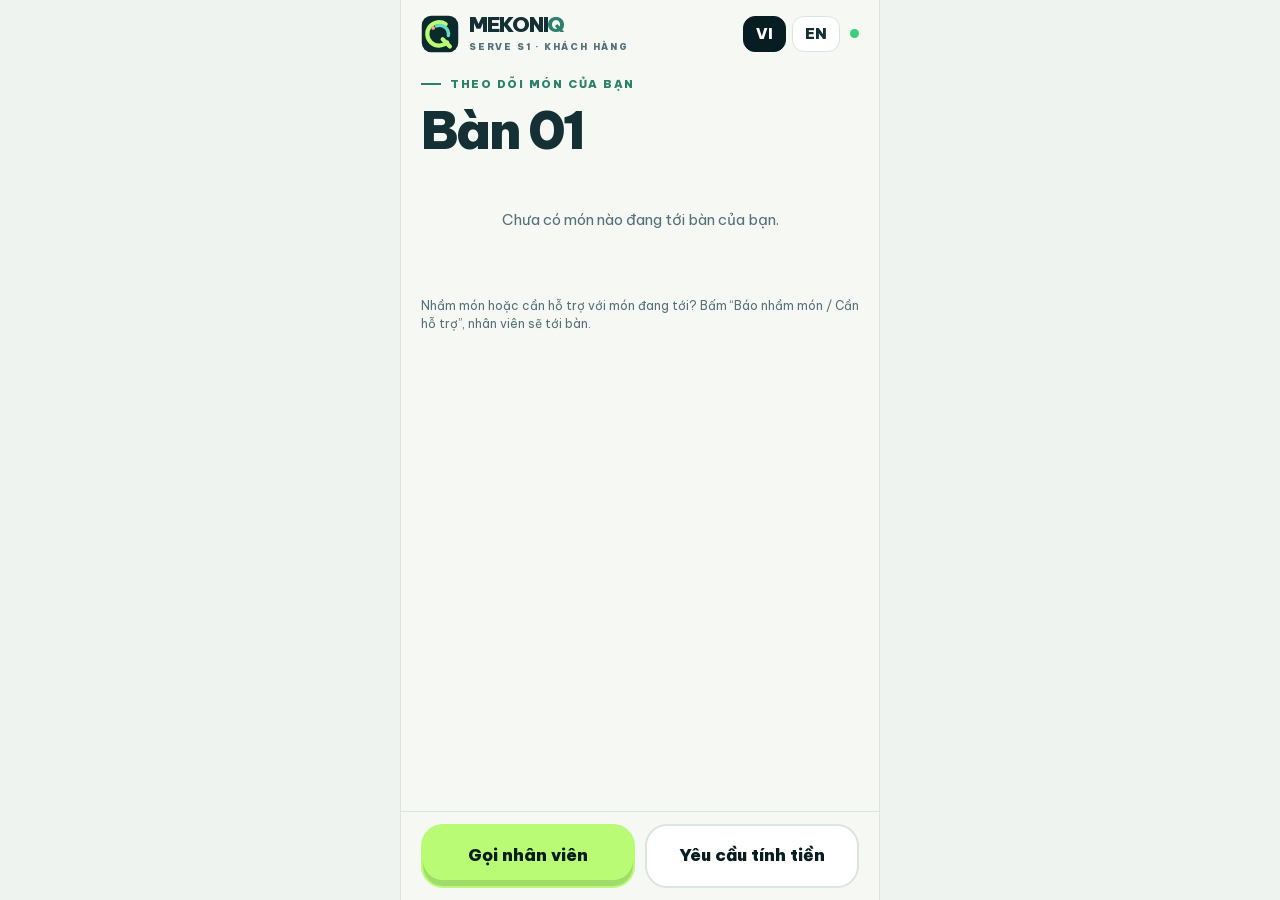
<file: demo/table.html>
<!doctype html>
<html lang="vi"><head>
<meta charset="utf-8"><meta name="viewport" content="width=device-width,initial-scale=1">
<title>MEKONIQ Serve · Bàn của bạn</title>
<link rel="icon" href="logo.svg"><link rel="stylesheet" href="brand.css">
<style>
  body { background: var(--bg-app); }
  .phone { max-width: 480px; min-height: 100vh; min-height: 100dvh; margin: auto; background: #f6f8f4; display: flex; flex-direction: column; }
  @media (min-width: 481px) { .phone { border-inline: 1px solid var(--line); } }
  header.hd { display: flex; align-items: center; gap: 10px; padding: 14px 20px; }
  header.hd #lang { margin-left: auto; display: flex; gap: 6px; }
  main { flex: 1; padding: 8px 20px 32px; display: grid; gap: 14px; align-content: start; }
  h1 { font-size: 52px; font-weight: 900; letter-spacing: -.05em; margin: 0; line-height: 1; }
  #list { display: grid; gap: 14px; }
  .item { display: grid; gap: 10px; border-radius: 22px; padding: 18px; }
  .item .row { display: flex; justify-content: space-between; align-items: baseline; gap: 8px; }
  .item .row b { font-size: 18px; font-weight: 900; }
  .item .what { color: var(--muted); }
  .steps { display: flex; gap: 4px; }
  .steps i { flex: 1; height: 6px; border-radius: 3px; background: var(--soft); }
  .steps i.on { background: var(--green); }
  .item .status { font-size: 17px; font-weight: 800; }
  .item .status.ok { color: var(--green); }
  .item .status.cancel { color: var(--warn-ink); }
  .item .act { min-height: 56px; }
  .item .act b { font-size: 17px; }
  .empty { text-align: center; color: var(--muted); padding: 24px 0; }
  #lang button { min-height: 36px; padding: 6px 12px; }
  footer.ft { position: sticky; bottom: 0; display: grid; grid-auto-flow: column; grid-auto-columns: minmax(0, 1fr); gap: 10px; padding: 12px 20px calc(12px + env(safe-area-inset-bottom)); background: #f6f8f4; border-top: 1px solid var(--line); }
  footer.ft .act { min-height: 64px; }
  footer.ft .act b { font-size: 17px; }
  body.ft .toasts { bottom: 120px; }
</style>
</head><body>
<div class="phone">
<header class="hd"><div id="brand"></div><div class="seg" id="lang"></div><span class="dot" id="conn" title="Kết nối"></span></header>
<main>
  <div><p class="eyebrow" id="eyebrow"></p><h1 id="title">Bàn</h1></div>
  <div id="list"></div>
  <p class="small muted" id="help"></p>
</main>
<footer class="ft" id="foot" hidden></footer>
</div>
<div id="offline" hidden></div>
<script src="lib/feature-policy.js"></script><script src="transport.js"></script><script src="common.js"></script>
<script>
// Opened from the QR code on each table: table.html?t=T05
const T = new URLSearchParams(location.search).get('t') || 'T01';
const $ = id => document.getElementById(id);

// Guest-facing strings, VI + EN (spec 6.5). Functions take the params status() returns.
const DICT = {
  vi: { brand: 'Serve S1 · Khách hàng', eyebrow: 'Theo dõi món của bạn', table: t => 'Bàn ' + t, food: 'Món ăn', drink: 'Đồ uống', tray: 'khay',
    help: 'Nhầm món hoặc cần hỗ trợ với món đang tới? Bấm “Báo nhầm món / Cần hỗ trợ”, nhân viên sẽ tới bàn.',
    helpDirect: 'Bạn có thể yêu cầu robot mang món đang tới về lại bếp/quầy. Đây chỉ là xử lý chuyến giao, không phải hoàn tiền. Cần hỗ trợ khác, vui lòng gọi nhân viên.',
    empty: 'Chưa có món nào đang tới bàn của bạn.', offline: 'Mất kết nối — đang kết nối lại…',
    manual: () => 'Nhân viên sẽ mang món tới bàn', done: () => 'Đã nhận · chúc ngon miệng', mine: () => 'Bạn đã yêu cầu mang món này về', cancelled: () => 'Món đã được huỷ', queued: () => 'Đang chờ robot',
    prep: p => `${p.place} đang chuẩn bị · robot ${p.robot} tới lấy`, here: p => `Robot ${p.robot} đã tới bàn — mời lấy món ở khay ${p.tray}`,
    coming: p => `Robot ${p.robot} đang tới bàn bạn`, other: p => `Robot ${p.robot} đang giao bàn khác trước, sau đó tới bàn bạn`,
    paused: ' (robot đang tạm dừng)', cancel: 'Yêu cầu mang món về', sure: 'Chạm lần nữa — mang món về, không phải hoàn tiền', cancelOk: 'Robot sẽ mang món về',
    ret: 'Báo nhầm món / Cần hỗ trợ', retOk: 'Đã báo nhân viên — vui lòng chờ', sending: 'Đang gửi…',
    order: 'Đơn', orderNew: 'Bếp đã nhận · đang chuẩn bị', orderPaid: 'Đã báo chuyển khoản · chờ nhân viên xác nhận', total: 'Tổng',
    staff: 'Gọi nhân viên', bill: 'Yêu cầu tính tiền', staffOk: 'Đã gọi nhân viên — vui lòng chờ', billOk: 'Đã yêu cầu tính tiền — nhân viên sẽ tới', moved: t => `Món này của ${t} — bếp đã sửa nhầm bàn` },
  en: { brand: 'Serve S1 · Guest', eyebrow: 'Track your order', table: t => 'Table ' + t, food: 'Food', drink: 'Drinks', tray: 'tray',
    help: 'Wrong item or need help with an item on its way? Tap “Wrong item / Need help” and staff will come to your table.',
    helpDirect: 'You can ask the robot to take an item on its way back to the kitchen/bar. This only changes the delivery trip, it is not a refund. For anything else, please call staff.',
    empty: 'Nothing on its way to your table yet.', offline: 'Connection lost — reconnecting…',
    manual: () => 'Staff will bring your food to the table', done: () => 'Received · enjoy your meal', mine: () => 'You sent this item back', cancelled: () => 'This item was cancelled', queued: () => 'Waiting for a robot',
    prep: p => `${p.place} is preparing · robot ${p.robot} picks it up`, here: p => `Robot ${p.robot} is at your table — please take tray ${p.tray}`,
    coming: p => `Robot ${p.robot} is on the way to your table`, other: p => `Robot ${p.robot} serves another table first, then yours`,
    paused: ' (robot paused)', cancel: 'Send this item back', sure: 'Tap again — trip only, not a refund', cancelOk: 'The robot takes it back',
    ret: 'Wrong item / Need help', retOk: 'Staff notified — please wait', sending: 'Sending…',
    order: 'Order', orderNew: 'Kitchen received · preparing', orderPaid: 'Payment reported · waiting for staff', total: 'Total',
    staff: 'Call staff', bill: 'Request the bill', staffOk: 'Staff called — please wait', billOk: 'Bill requested — staff will come', moved: t => `This item was for ${t} — the kitchen fixed a mix-up` },
};
let lang = 'vi';
try { if (localStorage.getItem('mekoniq.lang') === 'en') lang = 'en'; } catch (e) {}
const tr = k => DICT[lang][k];
const both = k => [DICT.vi[k], DICT.en[k]];   // request() success text; App.lang picks the line
App.lang = lang;

// Delivery status of one stop -> [key, params, step 0-4, tone]. Shared by both languages.
function status(m, i, s, r) {
  const open = s.status === 'pending' || s.status === 'active';
  if (s.status === 'done') return ['done', {}, 4, 'ok'];
  if (s.status === 'manual') return ['manual', {}, 3, ''];
  if (!open) return [s.why === 'customer' ? 'mine' : 'cancelled', {}, 0, 'cancel'];
  if (m.status === 'queued') return ['queued', {}, 1, ''];
  if (!m.loaded) return ['prep', { place: pname(m.stops[0].p), robot: m.robot }, 2, ''];
  if (m.cur === i && r.phase === 'atStop') return ['here', { robot: m.robot, tray: s.tray }, 4, 'ok'];
  if (m.cur === i) return ['coming', { robot: m.robot }, 3, ''];
  return ['other', { robot: m.robot }, 3, ''];
}
function item(m, i, s) {
  const r = m.robot && App.state.robots.find(x => x.id === m.robot);
  const what = tr(pname(m.stops[0].p) === 'Quầy pha chế' ? 'drink' : 'food');
  const open = s.status === 'pending' || s.status === 'active';
  const [key, params, step, tone] = status(m, i, s, r);
  const text = tr(key)(params) + (open && r && r.halt ? tr('paused') : '');
  return `<div class="card item">
    <div class="row"><b>${what} #${m.id}${s.tray ? ` · ${tr('tray')} ${s.tray}` : ''}</b><span class="small muted">${clock(m.createdAt)}</span></div>
    <div class="what">${esc(m.note || what)}</div>
    ${step ? `<div class="steps">${[1, 2, 3, 4].map(n => `<i class="${n <= step ? 'on' : ''}"></i>`).join('')}</div>` : ''}
    <div class="status ${tone}">${esc(text)}</div>
    ${open ? problemBtn(m, i, key === 'here' ? 'wrong-item' : 'need-help') : ''}
  </div>`;
}
// Problem with an item on its way (F05): policy request tells staff (the trip goes on); direct sends it back after two taps.
// Both name this table, so the server refuses an item the kitchen has since moved to another table.
function problemBtn(m, i, reason) {
  const data = `data-m="${m.id}" data-s="${i}" data-reason="${reason}"`;
  if (App.site.customerCancel === 'direct') { const k = `c-${m.id}-${i}`; return `<button class="act warn${isArmed(k) ? ' armed' : ''}" data-act="cancelStop" ${data}><b>${tr(isArmed(k) ? 'sure' : 'cancel')}</b></button>`; }
  const busy = sending(q => q.type === 'returnRequest' && q.mission === m.id && q.stop === i);
  return `<button class="act warn" data-act="returnRequest" ${data}${busy ? ' disabled' : ''}><b>${tr(busy ? 'sending' : 'ret')}</b></button>`;
}
// Orders placed on the robot screen (spec 6.3); their delivery still shows as missions below.
function orderCard(o) {
  const M = App.site.menu || { items: [] }, name = id => { const it = M.items.find(i => i.id === id); return it ? it[lang] || it.vi : id; };
  return `<div class="card item">
    <div class="row"><b>${tr('order')} #${o.id}</b><span class="small muted">${clock(o.t)}</span></div>
    <div class="what">${o.items.map(i => `${esc(name(i.id))} ×${i.qty}`).join(' · ')}</div>
    <div class="row"><span class="small muted">${tr('total')}</span><b>${vnd(o.total)}</b></div>
    <div class="status ${o.status === 'new' ? '' : 'ok'}">${tr(o.status === 'new' ? 'orderNew' : 'orderPaid')}</div></div>`;
}
// Call buttons rest 30 s after the server took the call; the station alert stays until staff ack it anyway.
const callUntil = { staff: 0, bill: 0 }, FLAG = { staff: 'callStaff', bill: 'requestBill' };
function render() {
  setHTML($('lang'), ['vi', 'en'].map(l => `<button data-lang="${l}" aria-pressed="${l === lang}">${l.toUpperCase()}</button>`).join(''));
  setHTML($('brand'), BRAND(tr('brand')));
  $('eyebrow').textContent = tr('eyebrow');
  $('help').textContent = tr(App.site && App.site.customerCancel === 'direct' ? 'helpDirect' : 'help');
  $('offline').textContent = tr('offline');
  document.documentElement.lang = lang;
  if (!App.site) return;
  $('title').textContent = App.site.points[T] ? tr('table')(short(T)) : T;
  const calls = ['staff', 'bill'].filter(w => feat(FLAG[w]));   // independent flags (F06, F07)
  $('foot').hidden = !calls.length;
  document.body.classList.toggle('ft', !!calls.length);
  setHTML($('foot'), calls.map(w => { const busy = sending(q => q.type === 'call' && q.what === w);
    return `<button class="act ${w === 'staff' ? 'primary' : 'outline'}" data-call="${w}" ${busy || Date.now() < callUntil[w] ? 'disabled' : ''}><b>${tr(busy ? 'sending' : w)}</b></button>`; }).join(''));
  if (!App.state) return;
  const rows = (App.state.orders || []).filter(o => o.table === T).map(orderCard);
  for (const m of [...App.state.missions, ...App.state.history]) {
    if (m.status !== 'queued' && m.status !== 'active' && serverNow() - (m.endedAt || 0) > 30 * 60 * 1000) continue;
    m.stops.forEach((s, i) => { if (s.a === 'handoff' && s.p === T) rows.push(item(m, i, s)); });
  }
  setHTML($('list'), rows.join('') || `<p class="empty">${tr('empty')}</p>`);
}
$('lang').addEventListener('click', e => {
  const b = e.target.closest('[data-lang]');
  if (!b) return;
  lang = App.lang = b.dataset.lang;
  try { localStorage.setItem('mekoniq.lang', lang); } catch (err) {}
  render();
});
$('foot').addEventListener('click', e => {
  const b = e.target.closest('[data-call]');
  if (!b || b.disabled) return;
  const what = b.dataset.call;
  request({ type: 'call', point: T, what, by: 'Khách ' + pname(T) + ' (QR)' }, both(what + 'Ok'), rep => { if (rep.ok) callUntil[what] = Date.now() + 30000; render(); }, true);
  render();
});
$('list').addEventListener('click', e => {
  const b = e.target.closest('[data-act]');
  if (!b || b.disabled) return;
  const d = { mission: +b.dataset.m, stop: +b.dataset.s, table: T, by: 'Khách ' + pname(T) + ' (QR)' };
  if (b.dataset.act === 'returnRequest') { request({ type: 'returnRequest', ...d, reason: b.dataset.reason }, both('retOk'), render, true); render(); }
  else armed(`c-${d.mission}-${d.stop}`, () => request({ type: 'cancelStop', ...d, why: 'customer' }, both('cancelOk'), render), render);
});
render();
connect(m => {
  if (m.type === 'event' && m.table === T && m.moved) toast(tr('moved')(tr('table')(short(m.moved))), 'warn');   // spec 6.9: the station moved our item to another table
  if (m.type === 'state' || m.type === 'site') render();
});
setInterval(render, 1000);
</script>
</body></html>
</file>
<file: site.css>
/* MEKONIQ website (spec 4.8): 4 static pages, same visual language as the product UI. Fonts = the demo's self-hosted files (one source). */
@font-face { font-family: 'Be Vietnam Pro'; font-weight: 400; font-display: swap; src: url(demo/fonts/BeVietnamPro-400-vi.woff2) format('woff2'); unicode-range: U+0102-0103, U+0110-0111, U+0128-0129, U+0168-0169, U+01A0-01A1, U+01AF-01B0, U+0300-0301, U+0303-0304, U+0308-0309, U+0323, U+0329, U+1EA0-1EF9, U+20AB; }
@font-face { font-family: 'Be Vietnam Pro'; font-weight: 400; font-display: swap; src: url(demo/fonts/BeVietnamPro-400-latin.woff2) format('woff2'); unicode-range: U+0000-00FF, U+0131, U+0152-0153, U+02BB-02BC, U+02C6, U+02DA, U+02DC, U+0304, U+0308, U+0329, U+2000-206F, U+20AC, U+2122, U+2191, U+2193, U+2212, U+2215, U+FEFF, U+FFFD; }
@font-face { font-family: 'Be Vietnam Pro'; font-weight: 700; font-display: swap; src: url(demo/fonts/BeVietnamPro-700-vi.woff2) format('woff2'); unicode-range: U+0102-0103, U+0110-0111, U+0128-0129, U+0168-0169, U+01A0-01A1, U+01AF-01B0, U+0300-0301, U+0303-0304, U+0308-0309, U+0323, U+0329, U+1EA0-1EF9, U+20AB; }
@font-face { font-family: 'Be Vietnam Pro'; font-weight: 700; font-display: swap; src: url(demo/fonts/BeVietnamPro-700-latin.woff2) format('woff2'); unicode-range: U+0000-00FF, U+0131, U+0152-0153, U+02BB-02BC, U+02C6, U+02DA, U+02DC, U+0304, U+0308, U+0329, U+2000-206F, U+20AC, U+2122, U+2191, U+2193, U+2212, U+2215, U+FEFF, U+FFFD; }
@font-face { font-family: 'Be Vietnam Pro'; font-weight: 900; font-display: swap; src: url(demo/fonts/BeVietnamPro-900-vi.woff2) format('woff2'); unicode-range: U+0102-0103, U+0110-0111, U+0128-0129, U+0168-0169, U+01A0-01A1, U+01AF-01B0, U+0300-0301, U+0303-0304, U+0308-0309, U+0323, U+0329, U+1EA0-1EF9, U+20AB; }
@font-face { font-family: 'Be Vietnam Pro'; font-weight: 900; font-display: swap; src: url(demo/fonts/BeVietnamPro-900-latin.woff2) format('woff2'); unicode-range: U+0000-00FF, U+0131, U+0152-0153, U+02BB-02BC, U+02C6, U+02DA, U+02DC, U+0304, U+0308, U+0329, U+2000-206F, U+20AC, U+2122, U+2191, U+2193, U+2212, U+2215, U+FEFF, U+FFFD; }
@font-face { font-family: 'JetBrains Mono'; font-weight: 500; font-display: swap; src: url(demo/fonts/JetBrainsMono-500.woff2) format('woff2'); unicode-range: U+0000-00FF, U+0131, U+0152-0153, U+02BB-02BC, U+02C6, U+02DA, U+02DC, U+0304, U+0308, U+0329, U+2000-206F, U+20AC, U+2122, U+2191, U+2193, U+2212, U+2215, U+FEFF, U+FFFD; }

/* Tokens: copy of the demo/brand.css :root block. */
:root {
  --deep: #071d21; --deep2: #0d2b2e; --ink: #143034; --gray: #547078; --paper: #f6f8f4; --light: #edf4f0;
  --mint: #b9fb75; --iq: #63dcc5; --accent: #ff9f68; --green: #2b8169; --line: #d9e5de; --danger: #d93d42; --warn: #e88a3c;
  --bg: var(--paper); --fg: var(--ink); --card: #fff; --muted: var(--gray); --soft: var(--light);
  --radius: 19px; --shadow: 0 20px 60px rgba(5, 45, 39, .08);
  --pill-ok: #e3f6d0; --pill-go: #d9f3ee; --pill-warn: #ffe4cc; --pill-danger: #fbd9da;
  --warn-ink: #b5541a; --alert-ink: #3d1c05; --bg-app: #eef3f0;
  --font: 'Be Vietnam Pro', system-ui, -apple-system, Roboto, sans-serif; --mono: 'JetBrains Mono', ui-monospace, monospace;
}
* { box-sizing: border-box; }
html { -webkit-text-size-adjust: 100%; }
body { margin: 0; background: var(--bg); color: var(--fg); font: 16px/1.6 var(--font); }
a { color: inherit; text-decoration: none; }
button, input, select, textarea { font: inherit; color: inherit; }
button { cursor: pointer; }
[hidden] { display: none !important; }
h1, h2, h3, p { margin-top: 0; }
h1, h2, h3 { line-height: 1.08; letter-spacing: -.045em; font-weight: 900; }
h1, h2 { font-size: clamp(32px, 4.4vw, 54px); margin-bottom: 16px; }
h3 { font-size: 20px; letter-spacing: -.02em; font-weight: 700; margin-bottom: 8px; }
.wrap { width: min(1180px, 100% - 32px); margin: auto; }
.eyebrow { display: flex; align-items: center; gap: 9px; text-transform: uppercase; letter-spacing: .14em; font-size: 12px; font-weight: 900; color: #277a63; margin: 0 0 14px; }   /* darker than --green: 4.5:1 at 12px on paper and tint */
.eyebrow:before { content: ""; width: 20px; height: 2px; background: currentColor; }
.lead { font-size: clamp(17px, 2vw, 20px); line-height: 1.55; color: var(--muted); }
.small { font-size: 13px; }

/* Buttons (pill, mint primary with the product's inner bottom shadow) */
.btn { display: inline-flex; align-items: center; justify-content: center; gap: 7px; min-height: 44px; padding: 10px 20px; border-radius: 999px; border: 1px solid var(--line);
  background: transparent; font-size: 14px; font-weight: 800; white-space: nowrap; transition: transform .15s; }
.btn:hover { transform: translateY(-1px); }
.btn.primary { background: var(--mint); border-color: var(--mint); color: var(--deep); box-shadow: inset 0 -4px 0 rgba(7, 29, 33, .14); }
.btn.dark { background: var(--deep); border-color: var(--deep); color: #fff; }
.btn.big { min-height: 54px; padding: 14px 26px; font-size: 16px; }
.on-dark .btn:not(.primary) { color: #fff; border-color: #3c5f5c; }
.row { display: flex; gap: 10px; flex-wrap: wrap; }

/* Header: dark bar like the product appbar; nav = segmented pills (selected = mint) */
.top { position: sticky; top: 0; z-index: 50; background: var(--deep); color: #fff; border-bottom: 1px solid #1c3a3c; }
.top .wrap { display: flex; align-items: center; gap: 16px; min-height: 68px; flex-wrap: wrap; }
.identity { display: flex; align-items: center; gap: 10px; white-space: nowrap; }
.identity img { width: 38px; height: 38px; }
.wordmark { font-weight: 900; letter-spacing: -.06em; font-size: 21px; line-height: 1; }
.wordmark span { color: var(--mint); }
.identity small { display: block; letter-spacing: .18em; color: #9bb6b0; text-transform: uppercase; font-size: 9px; font-weight: 700; margin-top: 5px; }
.nav { display: flex; gap: 4px; padding: 4px; border-radius: 14px; background: rgba(255, 255, 255, .08); margin-left: auto; }
.nav a { padding: 8px 16px; border-radius: 10px; font-size: 14px; font-weight: 700; color: #cfe0db; white-space: nowrap; }
.nav a:hover { color: #fff; }
.nav a[aria-current="page"] { background: var(--mint); color: var(--deep); }
.top .btn.primary { min-height: 40px; }

/* Hero */
.hero { background: var(--deep); color: #fff; position: relative; overflow: hidden; }
.hero:after { position: absolute; content: ""; width: 760px; height: 760px; border: 1px solid #5e877435; border-radius: 50%; right: -360px; top: -260px; pointer-events: none; }
.hero .wrap { position: relative; z-index: 1; display: grid; grid-template-columns: 1.1fr .9fr; gap: 24px; align-items: center; padding: 72px 0; }
.hero.solo .wrap { grid-template-columns: 1fr; padding: 64px 0 56px; }
.hero h1 { font-size: clamp(44px, 6.4vw, 84px); margin: 0 0 14px; line-height: 1.02; }
.hero h1 span, .hero .eyebrow { color: var(--mint); }
.hero .tag { color: var(--iq); font-size: clamp(18px, 2.2vw, 24px); font-weight: 700; letter-spacing: -.02em; margin-bottom: 18px; }
.hero p { color: #bad0ca; font-size: 18px; max-width: 58ch; }
.hero .row { margin-top: 28px; }

/* CSS robot illustration (kept from the previous landing page) */
.visual { min-height: 480px; position: relative; display: flex; align-items: center; justify-content: center; }
.ring { position: absolute; border: 1px solid #729c8147; border-radius: 50%; width: 460px; height: 460px; animation: spin 40s linear infinite; }
.ring.two { width: 350px; height: 350px; border-color: #b9fb753b; border-style: dashed; animation-direction: reverse; }
@keyframes spin { to { transform: rotate(360deg); } }
.robot { width: 230px; height: 398px; position: relative; transform: rotate(-5deg); filter: drop-shadow(20px 30px 27px #0007); z-index: 2; animation: bob 4s ease-in-out infinite; }
@keyframes bob { 50% { transform: rotate(-5deg) translateY(-8px); } }
.robot .head { position: absolute; z-index: 3; top: 4px; left: 21px; width: 188px; height: 98px; border: 8px solid #e9f5e7; background: #c1d5ce; border-radius: 37px 37px 27px 27px; }
.robot .face { position: absolute; inset: 14px; background: #0c3438; border-radius: 19px; display: flex; gap: 29px; align-items: center; justify-content: center; }
.robot .eye { width: 13px; height: 13px; background: var(--mint); border-radius: 100%; box-shadow: 0 0 15px #c3ff80; animation: blink 5s infinite; }
@keyframes blink { 0%, 94%, 100% { transform: scaleY(1); } 97% { transform: scaleY(.1); } }
.robot .body { position: absolute; top: 91px; left: 44px; width: 144px; height: 247px; background: linear-gradient(90deg, #c3d8d0, #f5fff5 40%, #8baea4); border-radius: 23px; }
.robot .tray { position: absolute; z-index: 5; left: -8px; width: 248px; height: 27px; border-radius: 14px; background: linear-gradient(#739b91, #284b4f); border: 5px solid #a3c5b6; box-shadow: 0 7px 3px #153b3d77; }
.robot .t1 { top: 147px; } .robot .t2 { top: 225px; } .robot .t3 { top: 303px; }
.robot .base { position: absolute; bottom: 12px; left: 5px; width: 222px; height: 66px; border-radius: 36px; background: linear-gradient(130deg, #d0e2d9, #67857a); border-bottom: 12px solid #284e50; }
.robot .wheel { position: absolute; bottom: 5px; background: #10363c; width: 43px; height: 24px; border-radius: 12px; }
.robot .wa { left: 32px; } .robot .wb { right: 33px; }
.float { position: absolute; z-index: 8; background: #f7fff2; padding: 12px 15px; border: 1px solid #d1edd0; border-radius: 12px; color: #1c4a3c; box-shadow: 0 20px 40px #071d2155; font-weight: 900; font-size: 12px; }
.float.one { right: -7px; top: 85px; }
.float.two { left: 2px; bottom: 45px; }
.float.three { right: 10px; bottom: 120px; background: #fff3e4; border-color: #efd2a6; color: #8d622f; }
.float i { display: inline-block; width: 8px; height: 8px; border-radius: 50%; background: #63b977; box-shadow: 0 0 0 4px #d8f0dc; margin-right: 7px; }
@media (prefers-reduced-motion: reduce) { .ring, .robot, .robot .eye { animation: none; } }

/* Sections & cards */
.section { padding: 80px 0; }
.section.tint { background: var(--bg-app); }
.section.dark { background: var(--deep); color: #fff; }
.section.dark .eyebrow { color: var(--mint); }
.section.dark p { color: #bad0ca; }
.head { display: flex; justify-content: space-between; gap: 28px; align-items: flex-end; margin-bottom: 32px; }
.head > p { max-width: 440px; margin: 0; color: var(--muted); }
.cards { display: grid; grid-template-columns: repeat(3, minmax(0, 1fr)); gap: 14px; }
.cards.four { grid-template-columns: repeat(4, minmax(0, 1fr)); }
.cards.two { grid-template-columns: repeat(2, minmax(0, 1fr)); }
.card { display: block; background: var(--card); border: 1px solid var(--line); border-radius: 18px; padding: 24px; min-width: 0; }
.card p { color: var(--muted); margin: 0; font-size: 15px; }
a.card:hover { border-color: var(--green); }
.card .tag { display: block; font-size: 12px; font-weight: 900; text-transform: uppercase; letter-spacing: .12em; color: var(--green); margin-bottom: 8px; }
.card.deep { background: var(--deep2); border-color: #234042; color: #fff; }
.card.deep p { color: #bad0ca; }
.card.deep .tag { color: var(--mint); }
.card .num { display: block; font: 500 13px var(--mono); color: var(--green); margin-bottom: 14px; }
.card b.big { display: block; font-size: 26px; letter-spacing: -.04em; line-height: 1.1; margin-bottom: 6px; }
.points { display: grid; grid-template-columns: repeat(3, minmax(0, 1fr)); gap: 14px; padding: 28px 0; }
.points div { border-left: 3px solid var(--mint); padding-left: 16px; color: var(--muted); font-size: 14px; }
.points b { display: block; color: var(--ink); font-size: 18px; }

/* "Khi có sự cố" rows + safety box */
.cases { display: grid; gap: 10px; }
.case { display: grid; grid-template-columns: 1fr 1.5fr; gap: 20px; align-items: center; padding: 18px 22px; border-radius: 16px; background: var(--deep2); border: 1px solid #234042; }
.case b { font-size: 17px; color: #fff; }
.case span { color: #bad0ca; font-size: 15px; }
.case strong { color: var(--mint); }
.safety { margin-top: 18px; background: var(--pill-warn); border: 1px solid #f1c9a6; border-radius: 18px; padding: 22px 24px; color: var(--alert-ink); }
.safety h3 { margin: 0 0 6px; }
.section.dark .safety p { color: var(--alert-ink); margin: 0; }

/* Robot screen mock (mirrors robot.html handoff). Sizes in em off a container-relative base so it scales like a screenshot. */
.split { display: grid; grid-template-columns: .9fr 1.1fr; gap: 40px; align-items: center; }
.split ul { padding-left: 20px; color: var(--muted); }
.split li { margin-bottom: 6px; }
.tablet { container-type: inline-size; border-radius: 22px; padding: 10px; background: #1b3337; box-shadow: var(--shadow); }
.mock { font-size: 2cqi; aspect-ratio: 16 / 10; border-radius: 14px; overflow: hidden; display: grid; grid-template-rows: 3.8em 1fr; background: #f6f8f4; color: var(--deep); line-height: 1.2; }
.mock .bar { background: var(--deep); color: #fff; display: flex; align-items: center; gap: .7em; padding: 0 1em; }
.mock .bar img { width: 2.3em; height: 2.3em; background: #fff; border-radius: .55em; padding: .15em; }
.mock .bar b { font-size: 1.15em; }
.mock .bar small { display: block; font-size: .62em; letter-spacing: .14em; color: #9bb6b0; font-weight: 700; }
.mock .bar .sp { flex: 1; }
.mock .stop { background: var(--danger); border: .2em solid #ffd400; border-radius: 99px; padding: .45em .9em; font-weight: 900; font-size: .8em; }
.mock .body { display: grid; grid-template-columns: 1fr 15em; min-height: 0; }
.mock .main { display: grid; grid-template-columns: 13em 1fr; gap: 1.6em; align-items: center; padding: 1.4em; }
.mock .trays { background: #dbe6e8; border-radius: 1.1em; padding: .6em; display: grid; grid-template-columns: 1fr 1fr; gap: .5em; }
.mock .trays i { font-style: normal; background: #eef3f3; border-radius: .7em; padding: .7em .6em 1.4em; color: var(--gray); font-weight: 700; font-size: .85em; }
.mock .trays i small { display: block; font-size: .7em; letter-spacing: .1em; color: var(--deep); }
.mock .trays i.on { background: var(--mint); color: var(--deep); box-shadow: 0 0 0 .2em #fff, 0 0 0 .35em var(--mint); }
.mock .say small { display: block; color: var(--green); font-weight: 900; letter-spacing: .12em; font-size: .7em; margin-bottom: .5em; }
.mock .say b { display: block; font-size: 2.3em; font-weight: 900; letter-spacing: -.04em; line-height: 1; }
.mock .say em { display: block; font-style: normal; color: var(--gray); font-weight: 700; margin: .4em 0 .8em; }
.mock .say span { display: block; font-size: .75em; font-weight: 700; }
.mock .rail { background: #fff; border-left: 1px solid var(--line); padding: 1em; display: grid; align-content: start; gap: .7em; }
.mock .act { border-radius: 1.1em; text-align: center; padding: .9em .5em; font-weight: 900; border: 2px solid var(--line); }
.mock .act small { display: block; font-weight: 700; font-size: .62em; opacity: .65; }
.mock .act.primary { background: var(--mint); border-color: var(--mint); box-shadow: inset 0 -.35em 0 rgba(7, 29, 33, .14); }
.mock .act.warn { border-color: var(--accent); color: var(--warn-ink); }

/* Big CTA */
.cta { background: var(--mint); color: var(--deep); border-radius: 26px; padding: 40px; display: flex; justify-content: space-between; align-items: center; gap: 24px; flex-wrap: wrap; margin-top: 28px; }
.cta h2 { margin: 0 0 6px; font-size: clamp(28px, 3.6vw, 44px); }
.cta p { margin: 0; color: #2c4a3c; }

/* Form */
.form { display: grid; grid-template-columns: 1fr 1fr; gap: 14px; }
.form label { display: block; font-size: 13px; font-weight: 700; }
.form input, .form select, .form textarea { width: 100%; border: 1px solid #c6d8ca; background: #fff; border-radius: 12px; padding: 12px 13px; margin-top: 6px; color: var(--ink); }
.form textarea { min-height: 100px; resize: vertical; }
.form .wide { grid-column: 1 / -1; }
.form .btn { white-space: normal; }   /* long labels wrap on phones instead of widening the form */
.form .output { border: 1px solid #cae3c0; background: #edfae5; padding: 14px; border-radius: 12px; white-space: pre-wrap; word-break: break-word; font-size: 14px; }
.form .done-msg { display: none; }
.form.done label, .form.done button[type=submit] { display: none; }
.form.done .done-msg { display: block; }
.done-msg .ok { display: inline-grid; place-items: center; width: 48px; height: 48px; border-radius: 50%; background: var(--mint); font-weight: 900; font-size: 22px; margin-bottom: 10px; }
.note { background: var(--pill-warn); border: 1px solid #f1c9a6; border-radius: 12px; padding: 14px 16px; color: var(--alert-ink); font-size: 14px; }
.steps { display: grid; gap: 12px; margin: 24px 0; }
.steps .card { display: grid; grid-template-columns: auto 1fr; gap: 0 16px; }
.steps .num { grid-row: span 2; width: 40px; height: 40px; border-radius: 12px; background: var(--deep); color: var(--mint); display: grid; place-items: center; margin: 0; }

/* Footer */
.footer { background: var(--deep); color: #9cb6a9; padding: 40px 0; font-size: 13px; }
.footer .wrap { display: flex; justify-content: space-between; gap: 22px; align-items: center; flex-wrap: wrap; }
.footer .wordmark { color: #fff; }
.footer nav { display: flex; gap: 18px; flex-wrap: wrap; }
.footer nav a:hover { color: #fff; }

@media (max-width: 1000px) {
  .cards.four { grid-template-columns: repeat(2, minmax(0, 1fr)); }
  .visual { transform: scale(.88); }
}
@media (max-width: 860px) {
  .top .wrap { gap: 10px 12px; padding: 8px 0; }
  .top .btn.primary { margin-left: auto; }
  .nav { order: 3; width: 100%; margin: 0; }
  .nav a { flex: 1; text-align: center; padding: 8px 4px; }
  .hero .wrap, .split { grid-template-columns: 1fr; }
  .hero .wrap { padding: 48px 0 8px; gap: 0; }
  .visual { min-height: 380px; transform: scale(.75); transform-origin: center top; }
  .float.one { right: 10px; } .float.two { left: 8px; }
  .section { padding: 56px 0; }
  .head { display: block; }
  .head > p { margin-top: 12px; }
  .cards, .cards.two, .points { grid-template-columns: 1fr; }
  .case { grid-template-columns: 1fr; gap: 4px; }
  .form { grid-template-columns: 1fr; }
  .hero .row .btn { width: 100%; }
  .cta { padding: 28px 22px; }
  .cta .btn { width: 100%; }
  /* Robot mock: stack the rail under the screen like the tablet's portrait dock. */
  .mock { aspect-ratio: auto; font-size: 3.4cqi; }
  .mock .body { grid-template-columns: 1fr; }
  .mock .main { grid-template-columns: 11em 1fr; gap: 1em; }
  .mock .rail { border-left: 0; border-top: 1px solid var(--line); grid-template-columns: 1fr 1fr; }
}
@media (max-width: 520px) {
  .cards.four { grid-template-columns: 1fr; }
  .identity small { display: none; }
  .mock .main { grid-template-columns: 1fr; }
  .mock .trays { width: 70%; }
}
</file>
<file: demo/brand.css>
/* Fonts: Be Vietnam Pro and JetBrains Mono, both SIL OFL 1.1, self-hosted (no Internet on the restaurant LAN). */
@font-face { font-family: 'Be Vietnam Pro'; font-weight: 400; font-style: normal; font-display: swap; src: url(fonts/BeVietnamPro-400-vi.woff2) format('woff2'); unicode-range: U+0102-0103, U+0110-0111, U+0128-0129, U+0168-0169, U+01A0-01A1, U+01AF-01B0, U+0300-0301, U+0303-0304, U+0308-0309, U+0323, U+0329, U+1EA0-1EF9, U+20AB; }
@font-face { font-family: 'Be Vietnam Pro'; font-weight: 400; font-style: normal; font-display: swap; src: url(fonts/BeVietnamPro-400-latin.woff2) format('woff2'); unicode-range: U+0000-00FF, U+0131, U+0152-0153, U+02BB-02BC, U+02C6, U+02DA, U+02DC, U+0304, U+0308, U+0329, U+2000-206F, U+20AC, U+2122, U+2191, U+2193, U+2212, U+2215, U+FEFF, U+FFFD; }
@font-face { font-family: 'Be Vietnam Pro'; font-weight: 700; font-style: normal; font-display: swap; src: url(fonts/BeVietnamPro-700-vi.woff2) format('woff2'); unicode-range: U+0102-0103, U+0110-0111, U+0128-0129, U+0168-0169, U+01A0-01A1, U+01AF-01B0, U+0300-0301, U+0303-0304, U+0308-0309, U+0323, U+0329, U+1EA0-1EF9, U+20AB; }
@font-face { font-family: 'Be Vietnam Pro'; font-weight: 700; font-style: normal; font-display: swap; src: url(fonts/BeVietnamPro-700-latin.woff2) format('woff2'); unicode-range: U+0000-00FF, U+0131, U+0152-0153, U+02BB-02BC, U+02C6, U+02DA, U+02DC, U+0304, U+0308, U+0329, U+2000-206F, U+20AC, U+2122, U+2191, U+2193, U+2212, U+2215, U+FEFF, U+FFFD; }
@font-face { font-family: 'Be Vietnam Pro'; font-weight: 900; font-style: normal; font-display: swap; src: url(fonts/BeVietnamPro-900-vi.woff2) format('woff2'); unicode-range: U+0102-0103, U+0110-0111, U+0128-0129, U+0168-0169, U+01A0-01A1, U+01AF-01B0, U+0300-0301, U+0303-0304, U+0308-0309, U+0323, U+0329, U+1EA0-1EF9, U+20AB; }
@font-face { font-family: 'Be Vietnam Pro'; font-weight: 900; font-style: normal; font-display: swap; src: url(fonts/BeVietnamPro-900-latin.woff2) format('woff2'); unicode-range: U+0000-00FF, U+0131, U+0152-0153, U+02BB-02BC, U+02C6, U+02DA, U+02DC, U+0304, U+0308, U+0329, U+2000-206F, U+20AC, U+2122, U+2191, U+2193, U+2212, U+2215, U+FEFF, U+FFFD; }
@font-face { font-family: 'JetBrains Mono'; font-weight: 500; font-style: normal; font-display: swap; src: url(fonts/JetBrainsMono-500.woff2) format('woff2'); unicode-range: U+0000-00FF, U+0131, U+0152-0153, U+02BB-02BC, U+02C6, U+02DA, U+02DC, U+0304, U+0308, U+0329, U+2000-206F, U+20AC, U+2122, U+2191, U+2193, U+2212, U+2215, U+FEFF, U+FFFD; }

/* MEKONIQ brand tokens — from Company Blueprint 2026 (Deep / Motion / IQ / Accent / Paper). */
:root {
  --deep: #071d21; --deep2: #0d2b2e; --ink: #143034; --gray: #547078; --paper: #f6f8f4; --light: #edf4f0;
  --mint: #b9fb75; --iq: #63dcc5; --accent: #ff9f68; --green: #2b8169; --line: #d9e5de; --danger: #d93d42; --warn: #e88a3c;
  --bg: var(--paper); --fg: var(--ink); --card: #fff; --muted: var(--gray); --soft: var(--light);
  --radius: 19px;
  --pill-ok: #e3f6d0; --pill-go: #d9f3ee; --pill-warn: #ffe4cc; --pill-danger: #fbd9da;
  --warn-ink: #b5541a; --alert-ink: #3d1c05; --bg-app: #eef3f0;
  --font: 'Be Vietnam Pro', system-ui, -apple-system, Roboto, sans-serif; --mono: 'JetBrains Mono', ui-monospace, monospace;
}
* { box-sizing: border-box; }
html { -webkit-text-size-adjust: 100%; }
body { margin: 0; background: var(--bg); color: var(--fg); font: 15px/1.5 var(--font); }
button, input, select { font: inherit; color: inherit; }
button { cursor: pointer; }
a { color: inherit; }
[hidden] { display: none !important; }

/* Identity */
.identity { display: flex; align-items: center; gap: 10px; white-space: nowrap; text-decoration: none; }
.identity img { width: 38px; height: 38px; }
.wordmark { font-weight: 950; letter-spacing: -.06em; font-size: 21px; line-height: 1; }
.wordmark span { color: var(--green); }
.identity small { display: block; letter-spacing: .2em; color: var(--muted); text-transform: uppercase; font-size: 9px; font-weight: 850; margin-top: 5px; }

.eyebrow { display: flex; align-items: center; gap: 9px; text-transform: uppercase; letter-spacing: .14em; font-size: 11px; font-weight: 900; color: var(--green); margin: 0 0 12px; }
.eyebrow:before { content: ""; width: 20px; height: 2px; background: currentColor; }
.muted { color: var(--muted); }
.small { font-size: 12px; }

/* Buttons & chips */
.btn { border: 1px solid var(--line); border-radius: 999px; padding: 10px 16px; background: transparent; font-size: 13px; font-weight: 800;
  display: inline-flex; align-items: center; justify-content: center; gap: 7px; white-space: nowrap; transition: transform .15s, background .15s; text-decoration: none; min-height: 40px; }
.btn:hover { transform: translateY(-1px); }
.btn:disabled { opacity: .45; cursor: not-allowed; transform: none; }
.btn.primary { background: var(--mint); border-color: var(--mint); color: var(--deep); }
.btn.dark { background: var(--deep); border-color: var(--deep); color: #fff; }
.btn.danger { background: var(--danger); border-color: var(--danger); color: #fff; }
.btn.warn { border-color: var(--warn); color: var(--warn); }
.btn.sm { padding: 6px 12px; min-height: 32px; font-size: 12px; }
.btn.armed { background: var(--danger); border-color: var(--danger); color: #fff; animation: pulse 1s infinite; }
@keyframes pulse { 50% { opacity: .75; } }
.pill { display: inline-flex; align-items: center; gap: 6px; border-radius: 999px; padding: 3px 10px; font-size: 12px; font-weight: 800; background: var(--soft); white-space: nowrap; }
.pill.ok { background: var(--pill-ok); }
.pill.go { background: var(--pill-go); }
.pill.warn { background: var(--pill-warn); color: var(--warn-ink); }
.pill.danger { background: var(--pill-danger); color: var(--danger); }
.dot { width: 9px; height: 9px; border-radius: 50%; background: var(--danger); display: inline-block; }
.dot.on { background: #3ccf7a; }

/* Segmented + grid pickers */
.seg { display: flex; flex-wrap: wrap; gap: 6px; }
.seg button, .pick { border: 1px solid var(--line); background: var(--card); border-radius: 12px; padding: 9px 14px; font-weight: 750; min-height: 42px; }
.seg button[aria-pressed="true"], .pick[aria-pressed="true"] { background: var(--deep); color: #fff; border-color: var(--deep); }
.pick { padding: 10px 4px; text-align: center; }
.pick b { display: block; font-size: 18px; }
.pick small { font-size: 10px; color: var(--muted); }
.pick[aria-pressed="true"] small { color: inherit; }

.card { background: var(--card); border: 1px solid var(--line); border-radius: 18px; padding: 16px; min-width: 0; }
.field { margin-bottom: 14px; }
.field > label { display: block; font-size: 12px; font-weight: 800; color: var(--muted); margin-bottom: 6px; text-transform: uppercase; letter-spacing: .06em; }
input[type=text] { width: 100%; border: 1px solid var(--line); background: var(--card); border-radius: 12px; padding: 10px 12px; }

#offline { position: fixed; left: 0; right: 0; bottom: 0; z-index: 99; background: var(--danger); color: #fff; text-align: center; padding: 10px; font-weight: 700; }
.toasts { position: fixed; left: 50%; width: max-content; bottom: 24px; transform: translateX(-50%); z-index: 90; max-width: calc(100vw - 32px); pointer-events: none; }   /* single slot: newest replaces */
.toast { background: var(--deep); color: var(--mint); border-radius: 999px; padding: 12px 24px; font-size: 16px; font-weight: 800; text-align: center; box-shadow: 0 14px 34px rgba(7, 29, 33, .3); animation: in .2s; }
.toast.warn { background: var(--accent); color: var(--alert-ink); }
.toast.error { background: var(--danger); color: #fff; }
@keyframes in { from { transform: translateY(10px); opacity: 0; } }

/* Floor plan + route network (station map, map editor) */
.floor { width: 100%; height: auto; display: block; border-radius: 14px; background: var(--soft); touch-action: manipulation; }
.floor .zone { fill: var(--card); stroke: var(--line); stroke-width: .06; }
.floor .zone.station { fill: var(--pill-ok); }
.floor .zone.dish { fill: var(--pill-go); }
.floor .zone.dock { fill: var(--pill-warn); stroke: #ffbf8a; }
.floor .tbl { fill: var(--card); stroke: #a9bcb5; stroke-width: .06; }
.floor text { font-size: .55px; font-weight: 800; fill: var(--fg); text-anchor: middle; dominant-baseline: central; pointer-events: none; }
.floor .zl { font-size: .45px; fill: var(--warn-ink); }
.lane { stroke: var(--iq); stroke-width: .1; stroke-linecap: round; fill: none; }
.lane.narrow { stroke: var(--accent); stroke-dasharray: .28 .16; stroke-linecap: butt; }
.lane.slow { stroke: var(--warn); stroke-width: .22; opacity: .7; }
.lane.closed { stroke: var(--danger); stroke-dasharray: .12 .14; stroke-linecap: butt; opacity: .8; }
.lane.sel { stroke: var(--deep); stroke-width: .24; opacity: 1; }
.arrow { fill: var(--green); }
.node { fill: var(--card); stroke: var(--gray); stroke-width: .04; }
.node.stop { fill: var(--green); stroke: none; }
.node.sel, .node.from { fill: var(--accent); stroke: var(--deep); stroke-width: .06; }
.hit { stroke: transparent; stroke-width: .55; cursor: pointer; }
.path { stroke: var(--green); stroke-width: .08; stroke-dasharray: .25 .18; fill: none; stroke-linecap: round; }
/* Obstacles: 26px discs, N (person) orange, G (object) red. */
.ob circle { fill: var(--pill-danger); stroke: var(--danger); stroke-width: .07; }
.ob.person circle { fill: var(--pill-warn); stroke: var(--accent); }
.floor .ob text { font-size: .42px; font-weight: 900; fill: var(--danger); }
.floor .ob.person text { fill: var(--warn-ink); }
.legend { display: flex; flex-wrap: wrap; gap: 6px 14px; font-size: 12px; color: var(--muted); margin-top: 8px; }
.legend span { display: inline-flex; align-items: center; gap: 6px; }
.legend svg { width: 34px; height: 8px; }

/* ---- Tablet design system (spec 2): appbar, actions, table tiles, alert strip, screen frame ---- */
.eyebrow.sm { font-size: 12px; letter-spacing: .1em; color: var(--muted); font-weight: 800; margin: 0 0 8px; }
.eyebrow.sm:before { display: none; }

/* Dark app bar: logo | title | tabs | spacer | right | clock | connection dot */
.appbar { height: 64px; flex: none; display: flex; align-items: center; gap: 14px; padding: 0 16px; background: var(--deep); color: #fff; }
.appbar .home { display: flex; flex: none; }
.appbar .home img { width: 40px; height: 40px; display: block; }
.appbar .title { line-height: 1.15; min-width: 0; }
.appbar .title b { display: block; font-size: 17px; font-weight: 900; white-space: nowrap; }
.appbar .title small { display: block; font-size: 11px; font-weight: 700; text-transform: uppercase; letter-spacing: .18em; color: #9bb6b0; white-space: nowrap; }
.appbar .right { margin-left: auto; display: flex; align-items: center; gap: 10px; }
.appbar .lnk { display: inline-flex; align-items: center; gap: 6px; border: 1px solid #3c5f5c; border-radius: 999px; padding: 6px 12px; font-size: 12px; font-weight: 800; color: #cfe0db; background: transparent; text-decoration: none; white-space: nowrap; }
.appbar #clock { font: 500 16px var(--mono); font-variant-numeric: tabular-nums; }
.seg.dark { flex-wrap: nowrap; gap: 4px; padding: 4px; border-radius: 12px; background: rgba(255, 255, 255, .08); }
.seg.dark button { background: transparent; border: 0; border-radius: 10px; min-height: 40px; padding: 8px 18px; color: #cfe0db; font-weight: 800; white-space: nowrap; }
.seg.dark button[aria-pressed="true"] { background: var(--mint); color: var(--deep); }

/* Command buttons: two lines, <b>VI</b><small>EN</small>. Height via --act-h (default 72px; robot sets 92px). */
.act { display: flex; flex-direction: column; align-items: center; justify-content: center; gap: 2px; width: 100%; min-height: var(--act-h, 72px); padding: 8px 18px;
  border: 2px solid var(--line); border-radius: 22px; background: #fff; color: var(--deep); text-align: center; line-height: 1.15; }
.act b { font-size: 22px; font-weight: 900; }
.act small { font-size: 13px; font-weight: 700; opacity: .65; }
.act:disabled { opacity: .45; cursor: not-allowed; }
.act.primary { background: var(--mint); border-color: var(--mint); box-shadow: inset 0 -6px 0 rgba(7, 29, 33, .14); }
.act.outline { background: #fff; border-color: var(--line); }
.act.danger { border-color: var(--danger); color: var(--danger); }
.act.warn { border-color: var(--accent); color: var(--warn-ink); }
.act.dark { min-height: 60px; background: var(--deep); border-color: var(--deep); color: #fff; }
.act.armed { background: var(--danger); border-color: var(--danger); color: #fff; }
.act.warn.armed { background: var(--accent); border-color: var(--accent); color: var(--alert-ink); }

/* Table tile: <button class="tt"><span class="lbl">BÀN</span><b>01</b><span class="st">Sẵn sàng</span><span class="tag">✓ K1</span></button> */
.tt-grid { --cols: 4; display: grid; grid-template-columns: repeat(var(--cols), minmax(0, 1fr)); grid-auto-rows: minmax(0, 1fr); gap: 10px; min-height: 0; }
.tt-grid.cols6 { --cols: 6; }
.tt { position: relative; display: flex; flex-direction: column; align-items: center; justify-content: center; min-width: 0; min-height: 0; padding: 4px;
  border: 1.5px solid var(--line); border-radius: 18px; background: #fff; color: var(--ink); text-align: center; line-height: 1.1; }
.tt .lbl { font-size: 12px; font-weight: 800; letter-spacing: .12em; text-transform: uppercase; opacity: .65; }
.tt b { font-size: 44px; font-weight: 900; line-height: 1; }
.tt .st { font-size: 13px; font-weight: 700; opacity: .75; }
.tt .tag { position: absolute; top: 8px; right: 10px; font-size: 12px; font-weight: 800; }
.tt.busy { background: #fff6ee; border-color: #ffc9a3; }
.tt.busy .st { color: var(--warn-ink); opacity: 1; }
.tt.here .st { color: var(--green); opacity: 1; }
.tt[aria-pressed="true"] { background: var(--deep); border-color: var(--deep); color: var(--mint); }
.tt[aria-pressed="true"] .st { opacity: .85; }

/* Alert strip under the app bar: one row per alert */
.strip { flex: none; display: flex; align-items: center; gap: 12px; padding: 10px 20px; background: var(--accent); color: var(--alert-ink); font-weight: 700; }
.strip.error { background: var(--danger); color: #fff; }
.strip .kind { text-transform: uppercase; letter-spacing: .08em; font-size: 12px; font-weight: 900; }
.strip .grow { flex: 1; min-width: 0; }
.strip .t { font: 500 13px var(--mono); opacity: .8; }

/* Stepper "− n +" and on/off switch */
.stepper { display: inline-flex; align-items: center; border: 1.5px solid var(--line); border-radius: 14px; background: #fff; overflow: hidden; }
.stepper button { width: 48px; height: 48px; border: 0; background: transparent; font-size: 24px; font-weight: 900; }
.switch { position: relative; display: inline-block; flex: none; width: 44px; height: 26px; }
.switch input { position: absolute; inset: 0; width: 100%; height: 100%; margin: 0; opacity: 0; cursor: pointer; }
.switch i { position: absolute; inset: 0; border-radius: 999px; background: var(--line); transition: background .15s; pointer-events: none; }
.switch i:before { content: ""; position: absolute; top: 3px; left: 3px; width: 20px; height: 20px; border-radius: 50%; background: #fff; box-shadow: 0 1px 3px rgba(0, 0, 0, .3); transition: transform .15s; }
.switch input:checked + i { background: var(--green); }
.switch input:checked + i:before { transform: translateX(18px); }
.switch input:focus-visible + i { outline: 2px solid var(--iq); outline-offset: 2px; }

/* Tablet frame: fits the viewport, never scrolls (phones narrower than 600px may scroll). */
.screen { height: 100vh; height: 100dvh; display: flex; flex-direction: column; overflow: hidden; background: var(--bg-app); }
.screen > .body { flex: 1; min-height: 0; display: grid; gap: 12px; padding: 12px; }
@media (max-width: 599px) { .screen { height: auto; min-height: 100vh; min-height: 100dvh; overflow: auto; } }
@media (orientation: portrait), (max-width: 900px) {
  .screen > .body { grid-template-columns: minmax(0, 1fr); }
  .tt-grid, .tt-grid.cols6 { --cols: 3; }
  .tt b { font-size: 40px; }
}
:root[data-orient=portrait] .screen > .body { grid-template-columns: minmax(0, 1fr); }
:root[data-orient=portrait] .tt-grid, :root[data-orient=portrait] .tt-grid.cols6 { --cols: 3; }
:root[data-orient=portrait] .tt b { font-size: 40px; }
</file>
